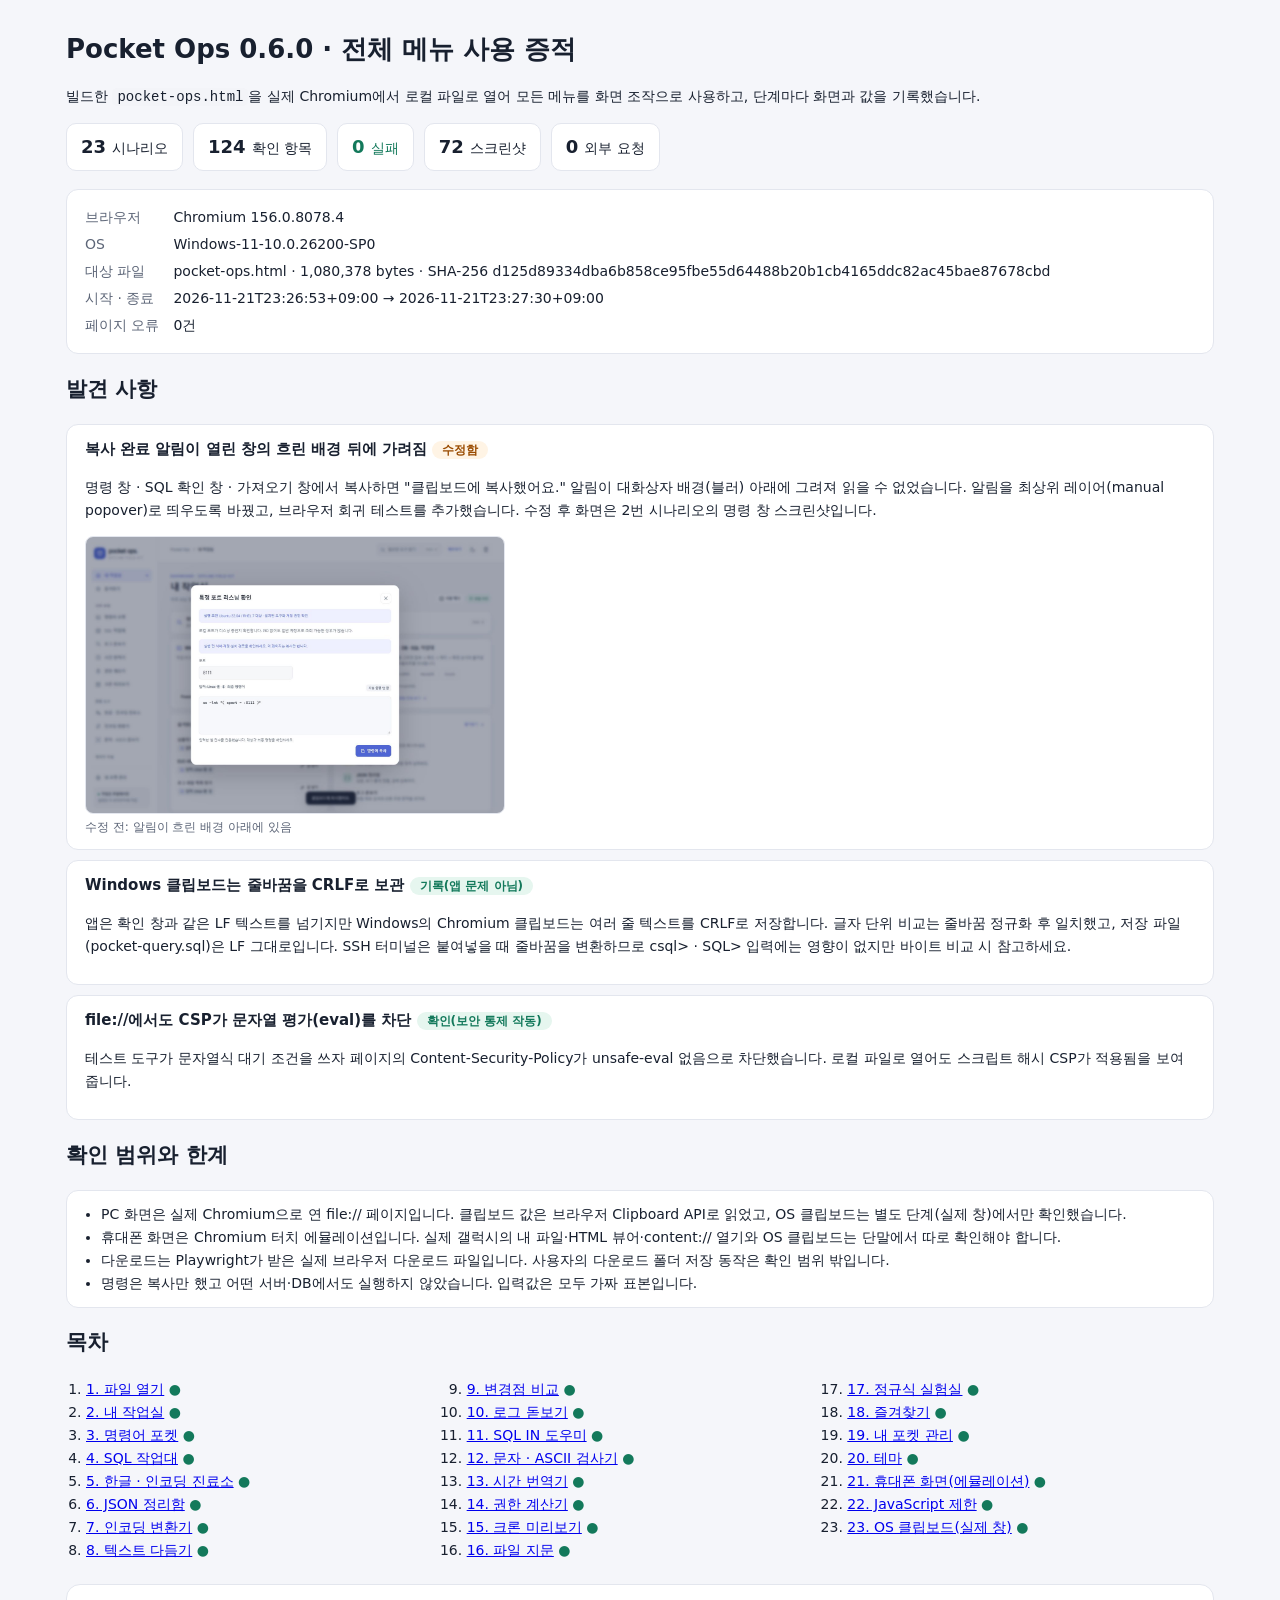
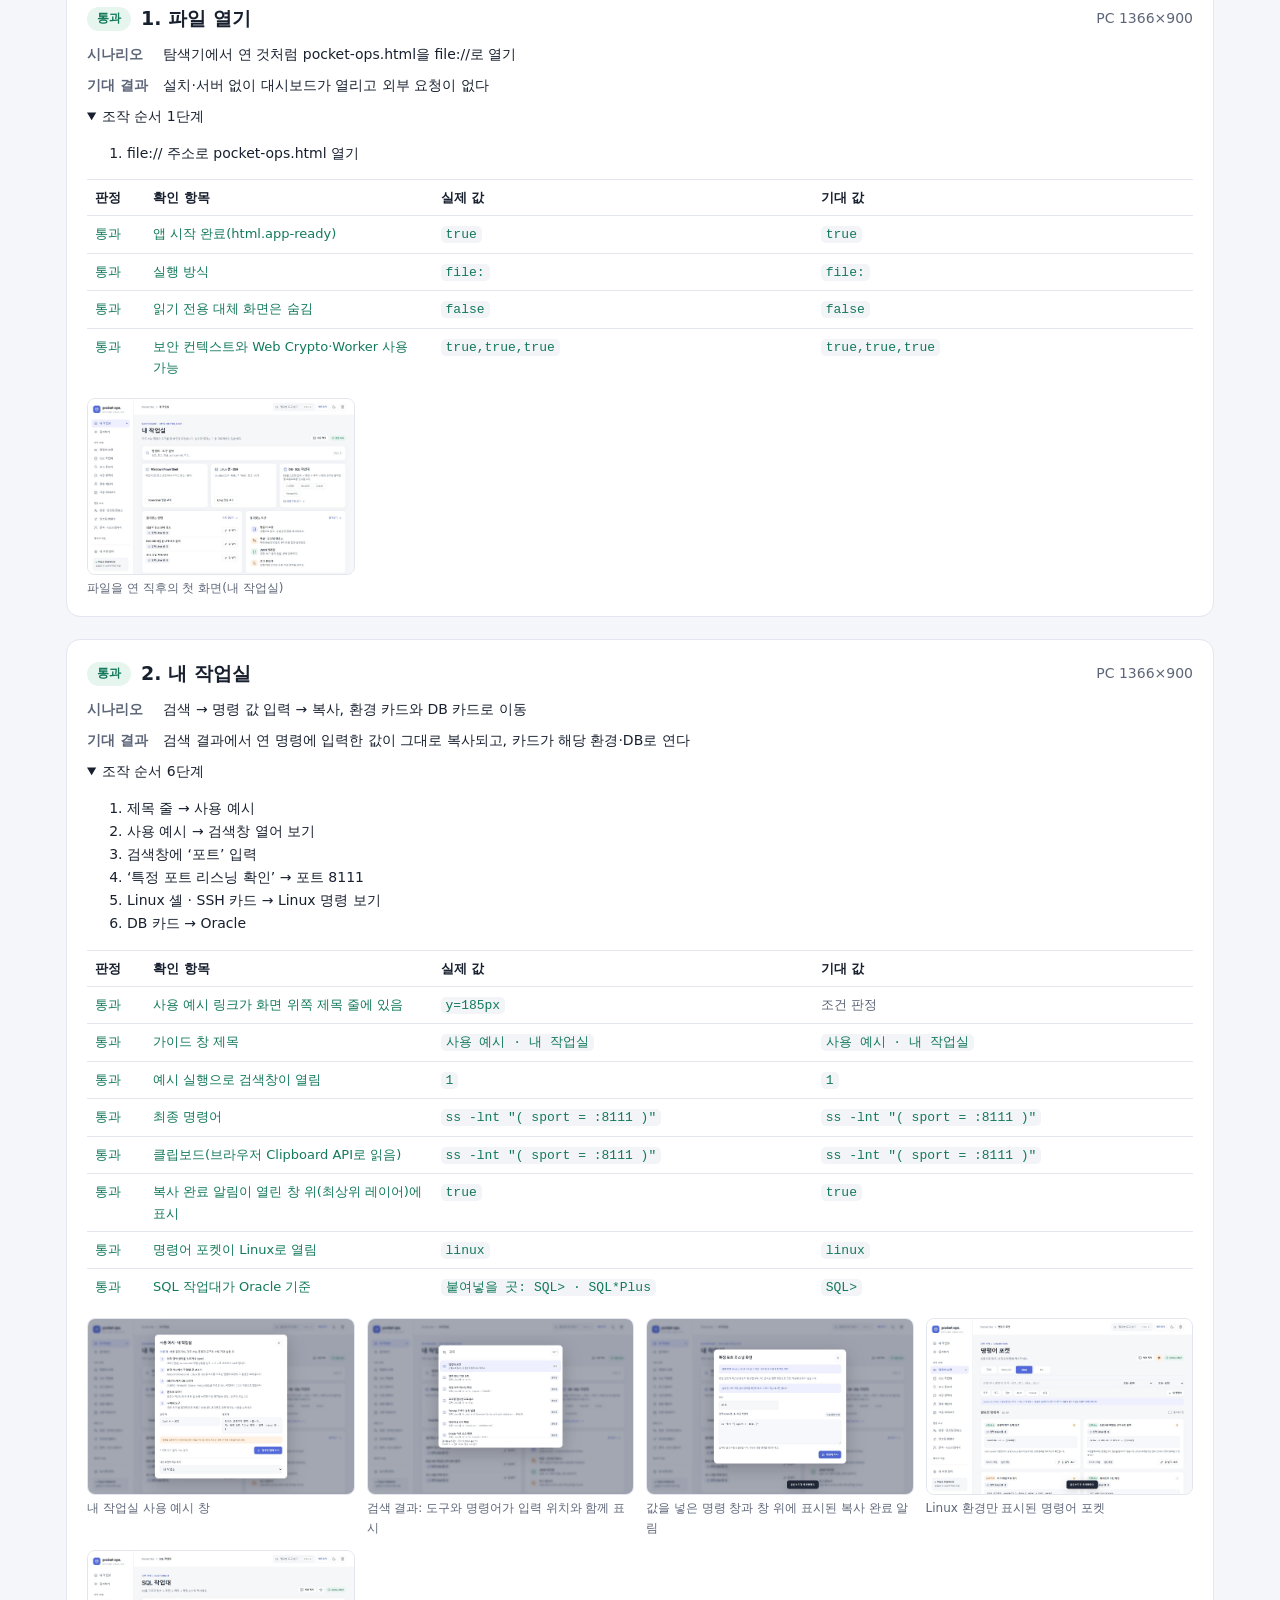
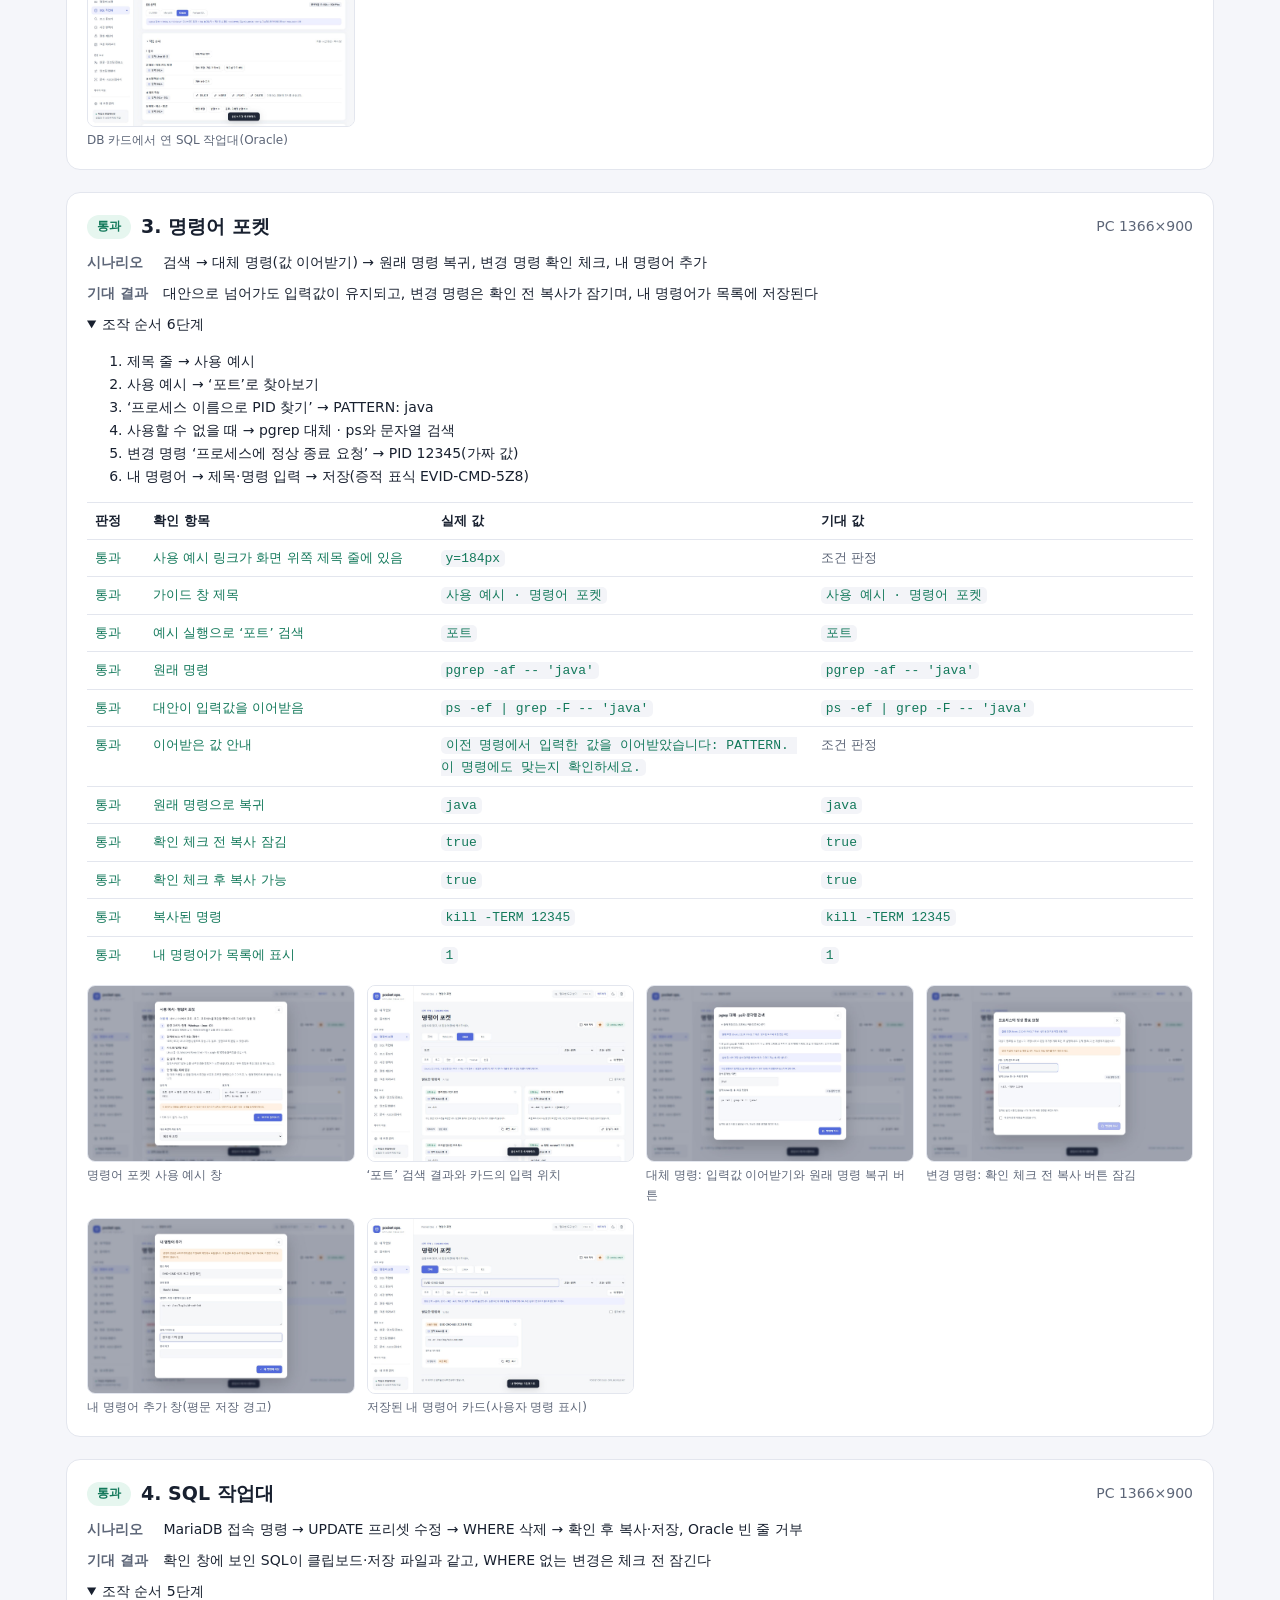
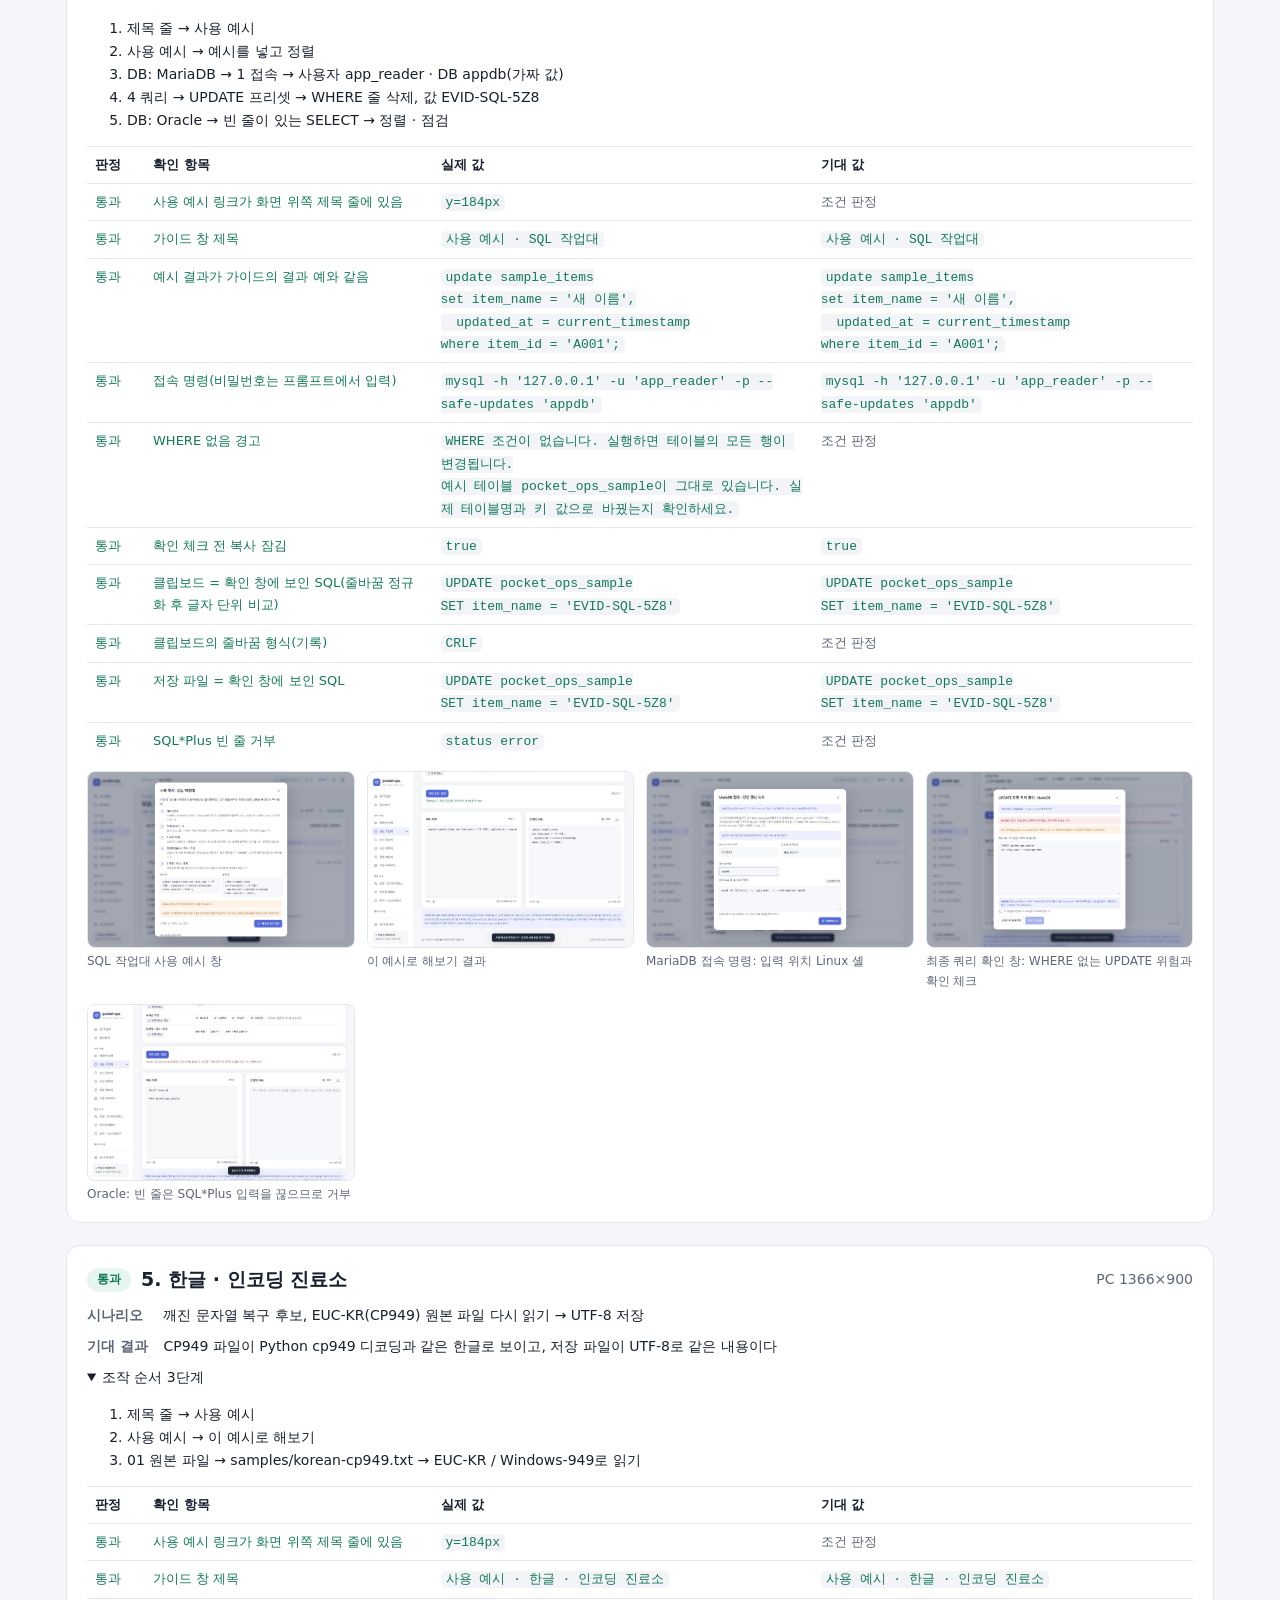
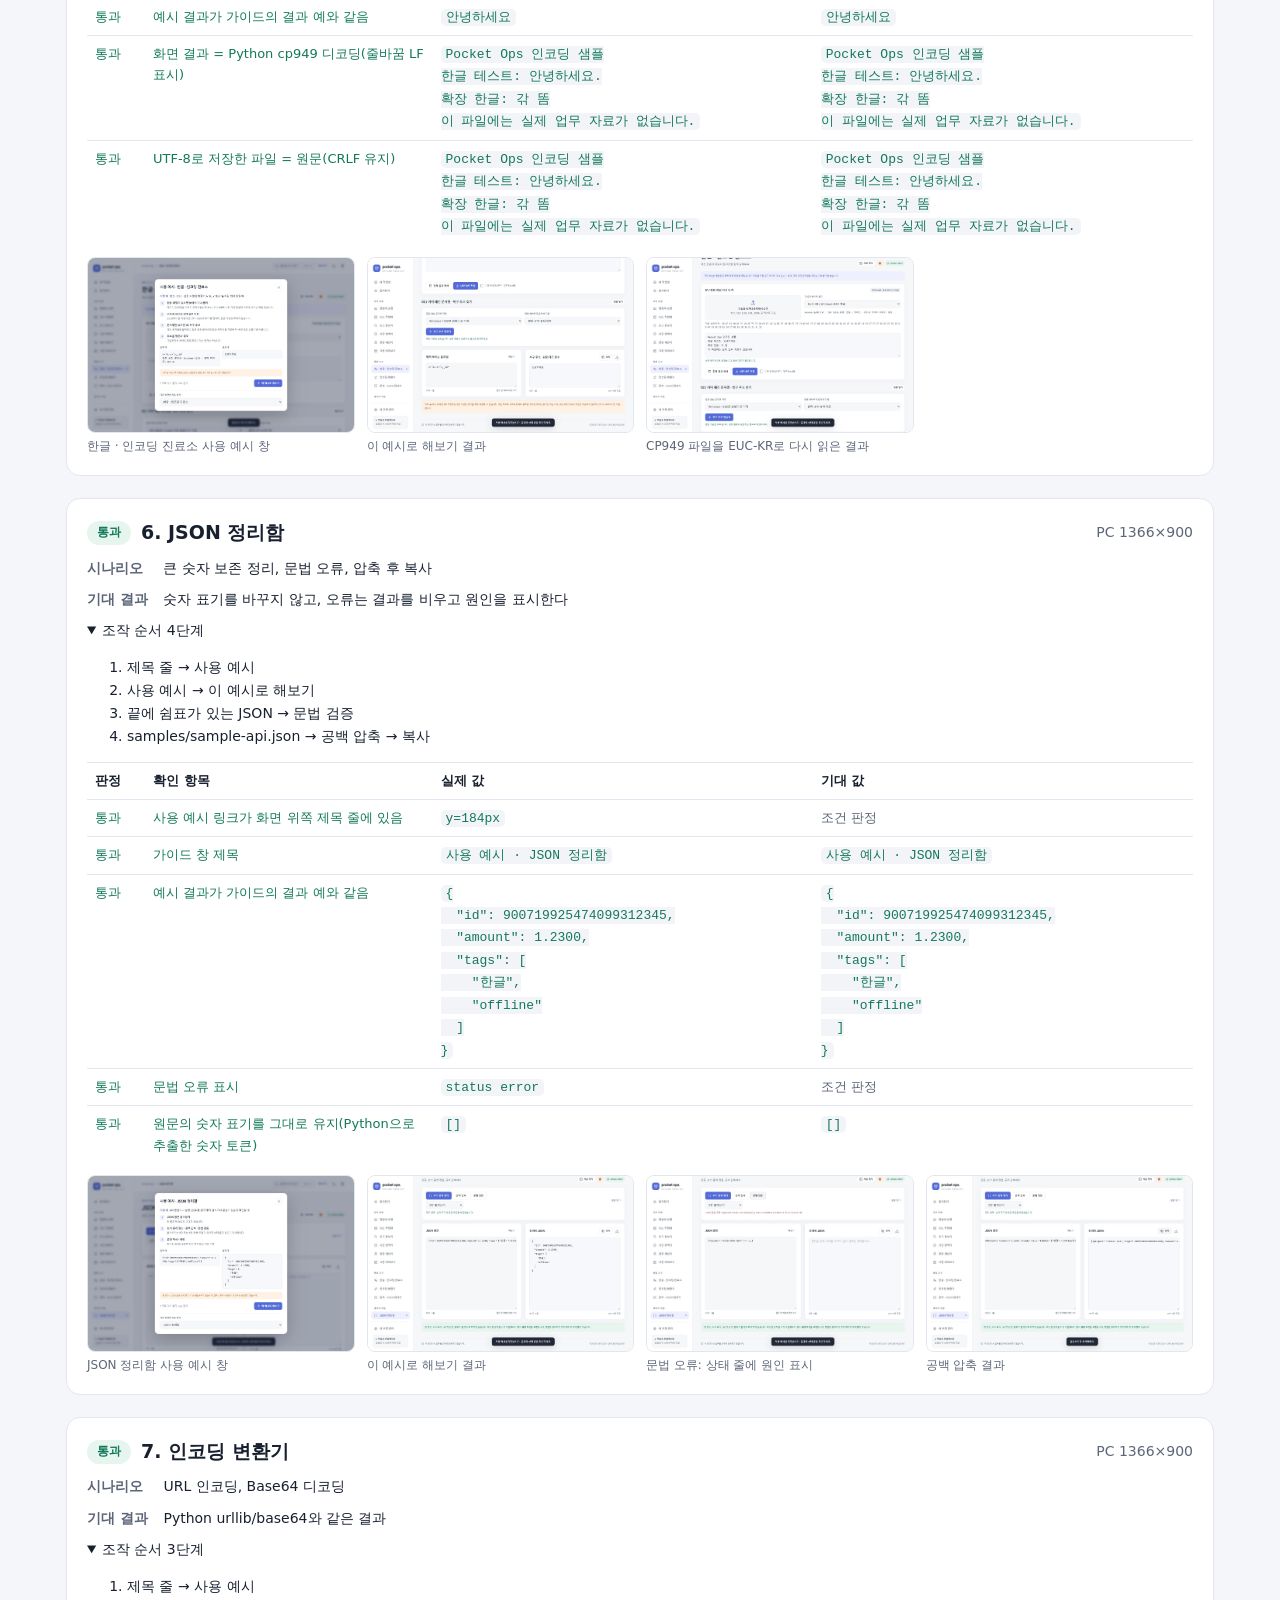
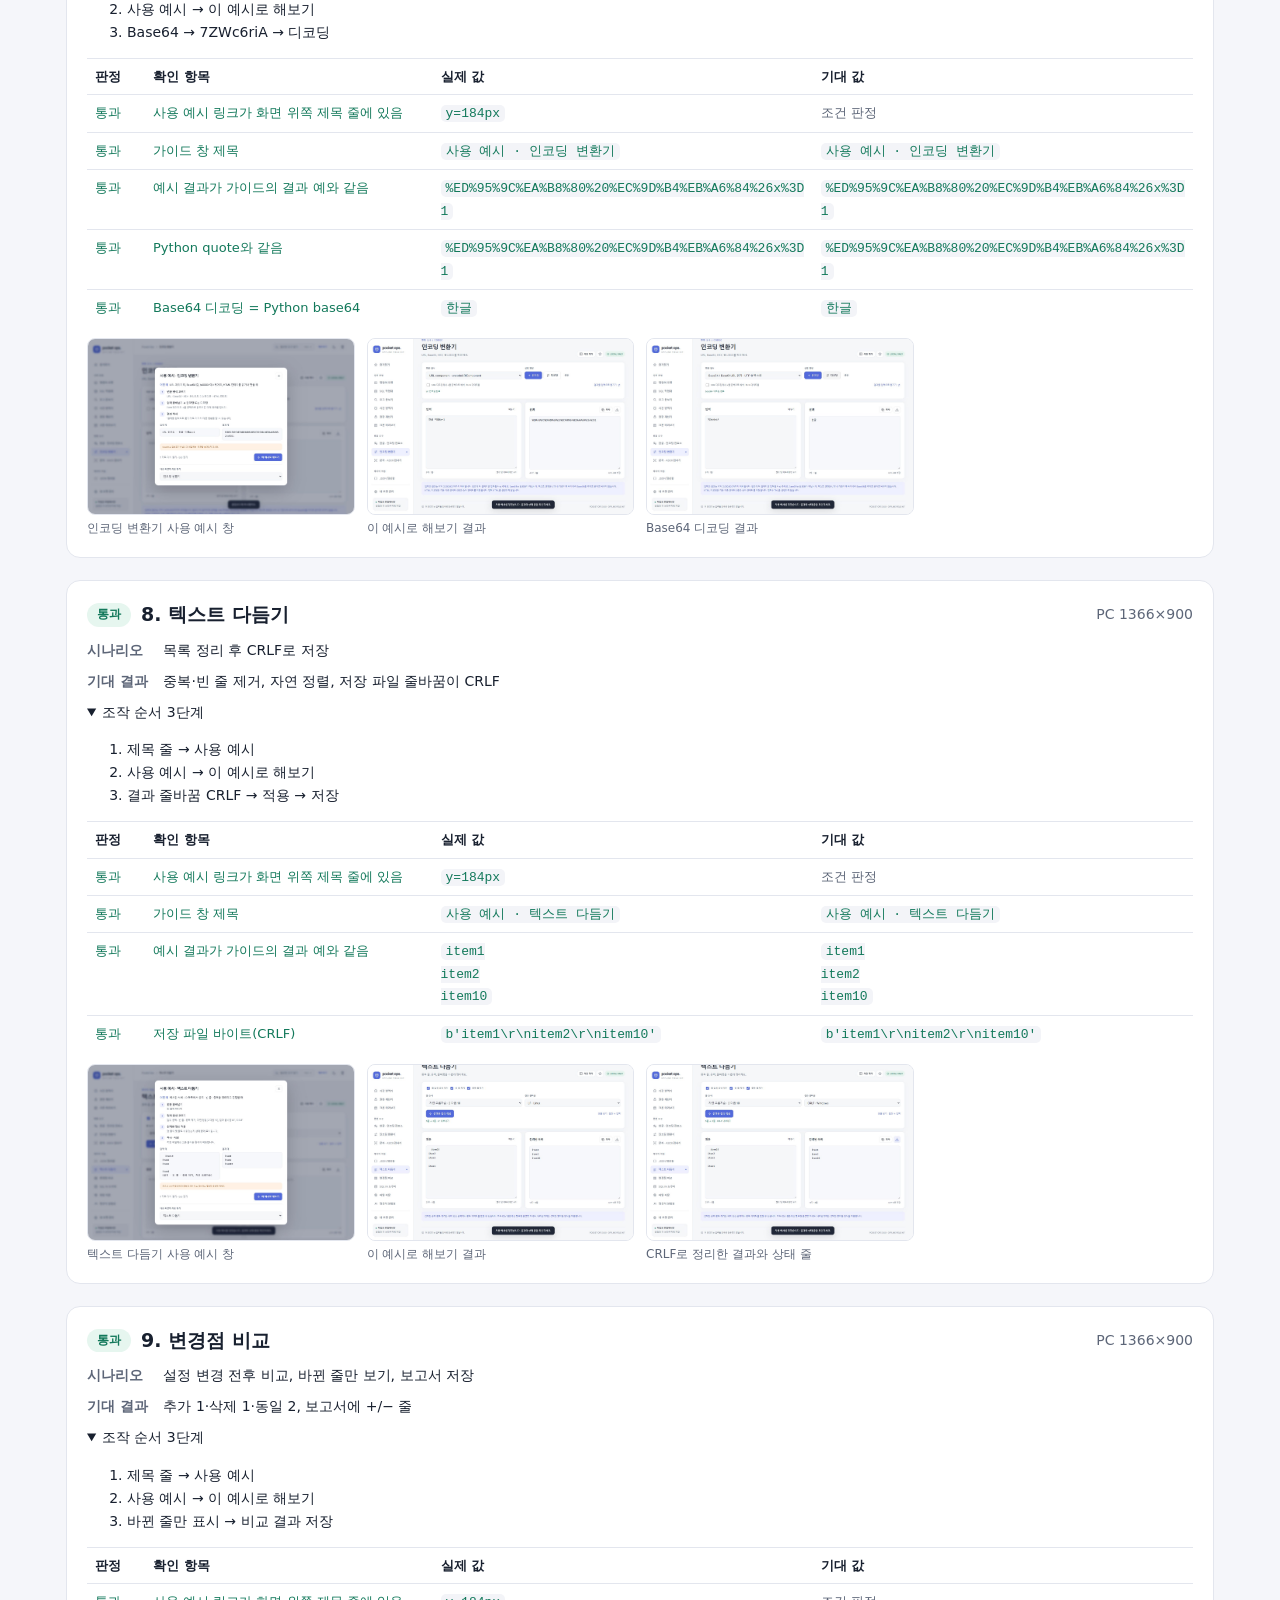
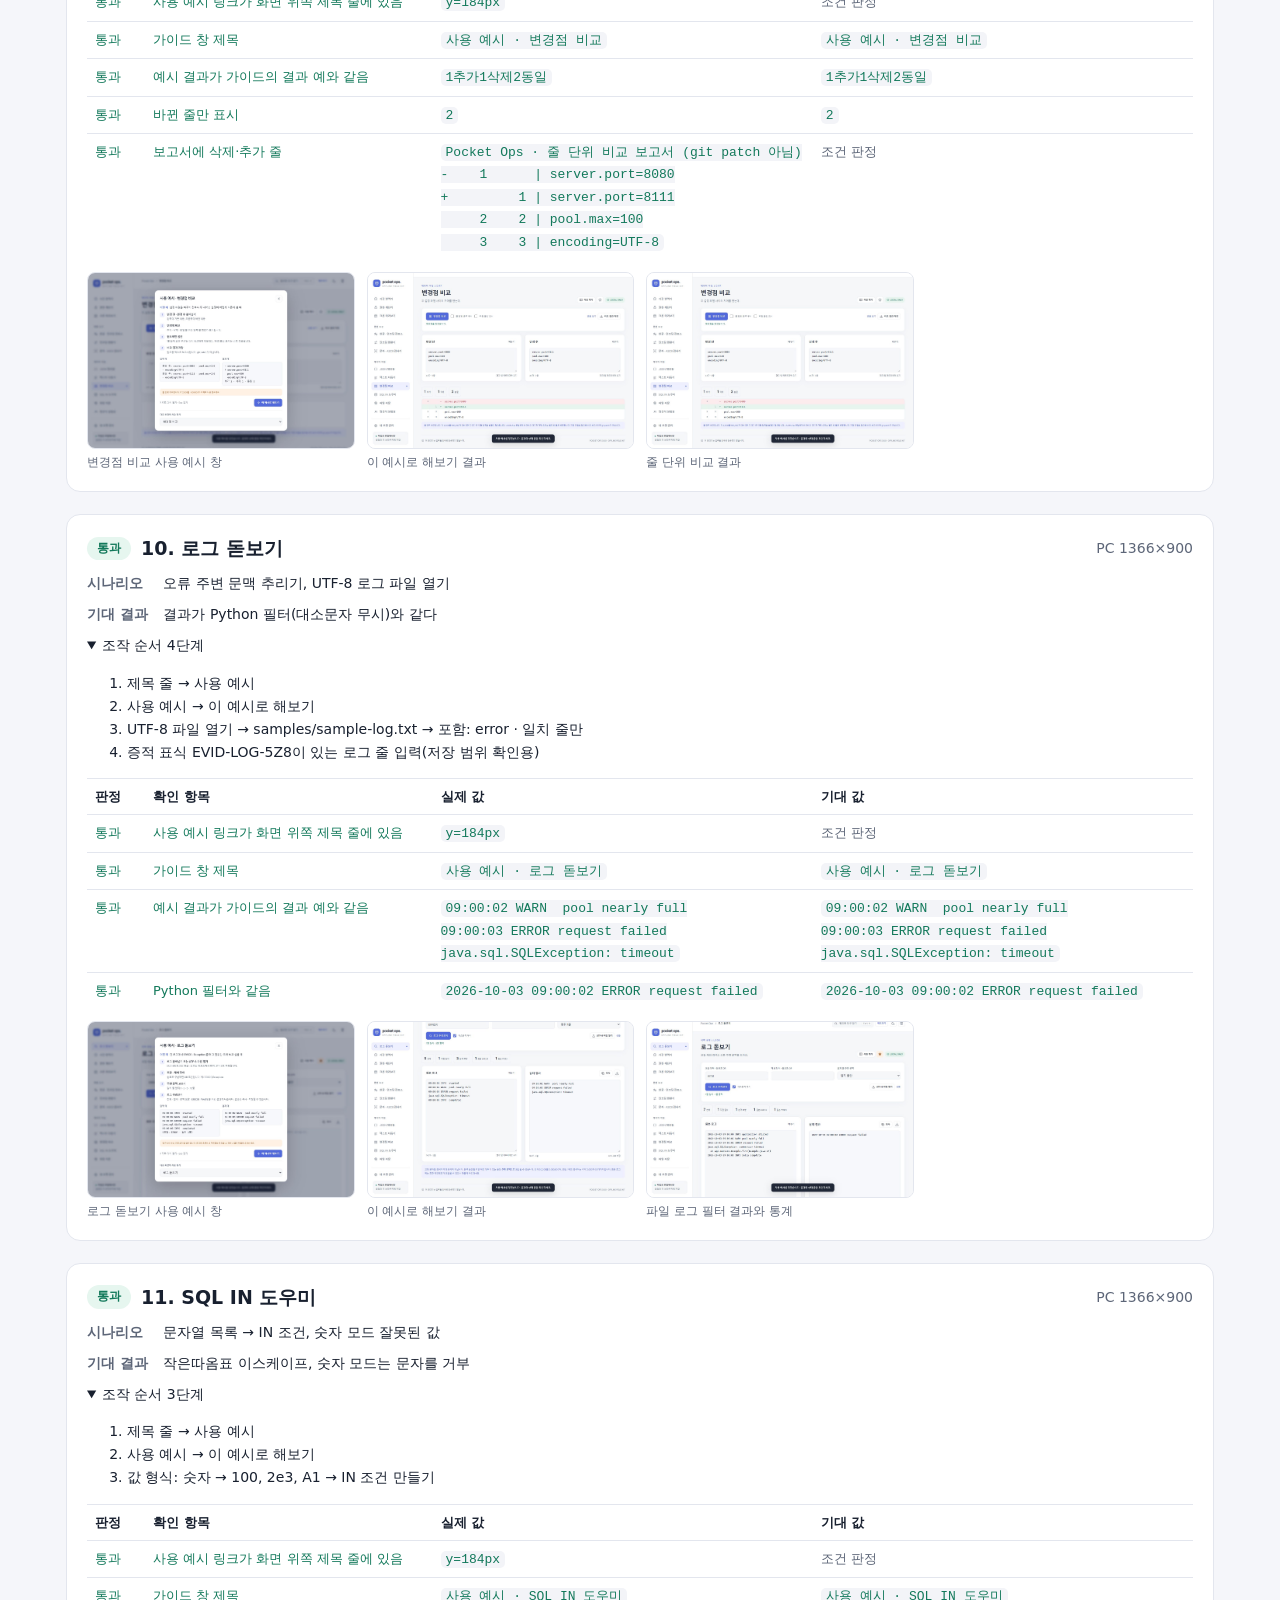
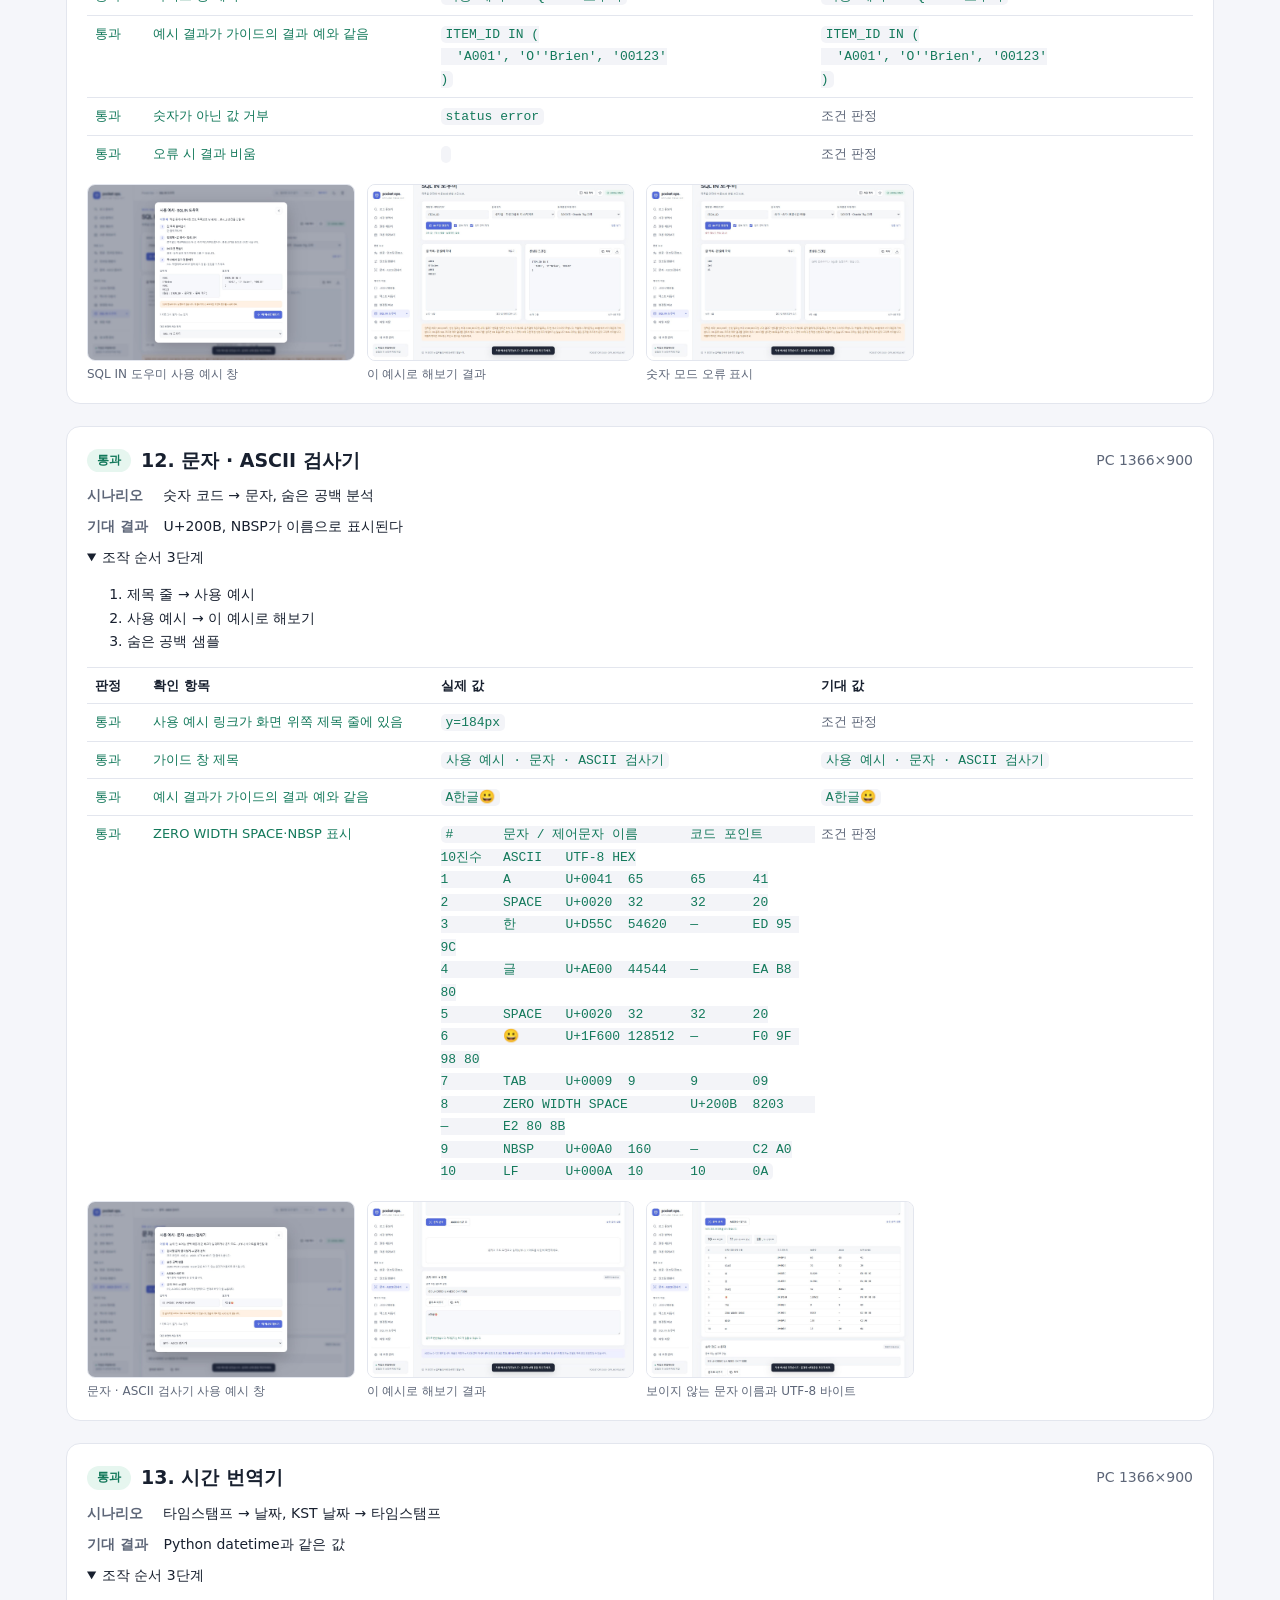
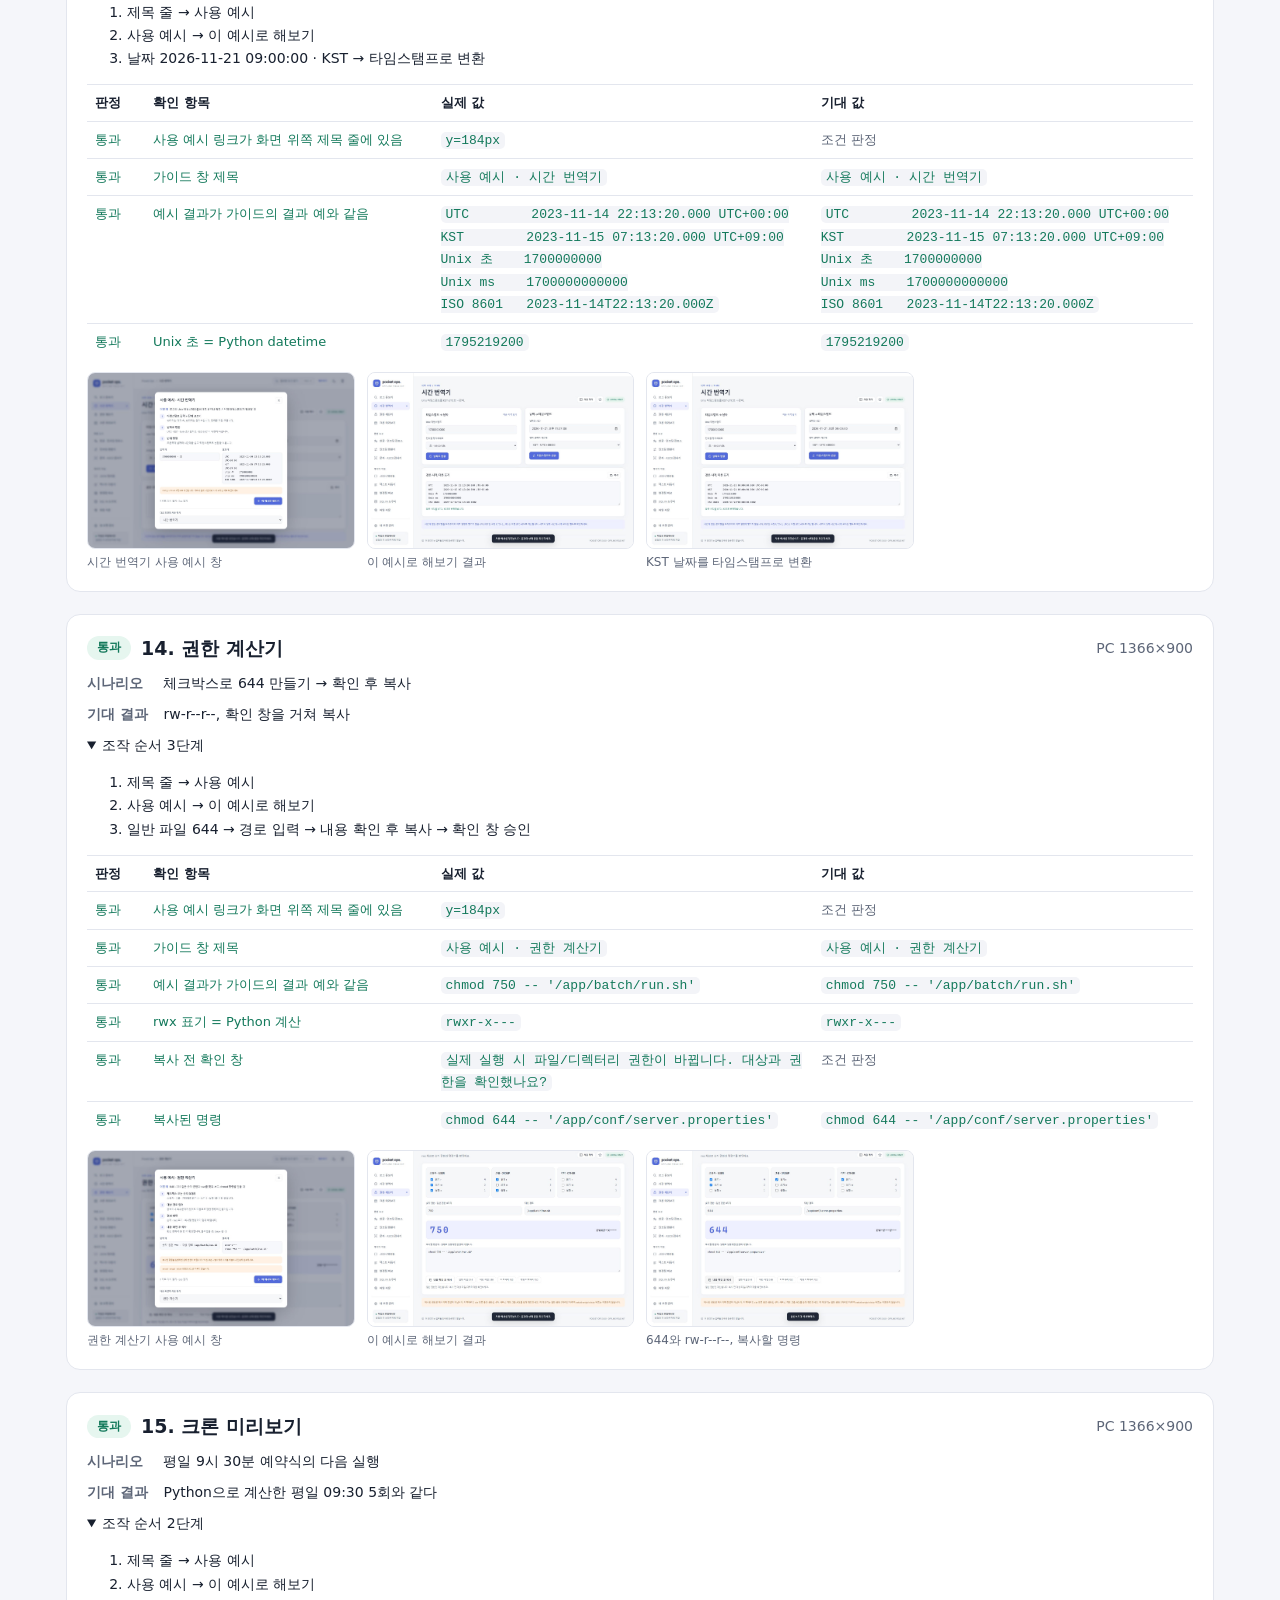
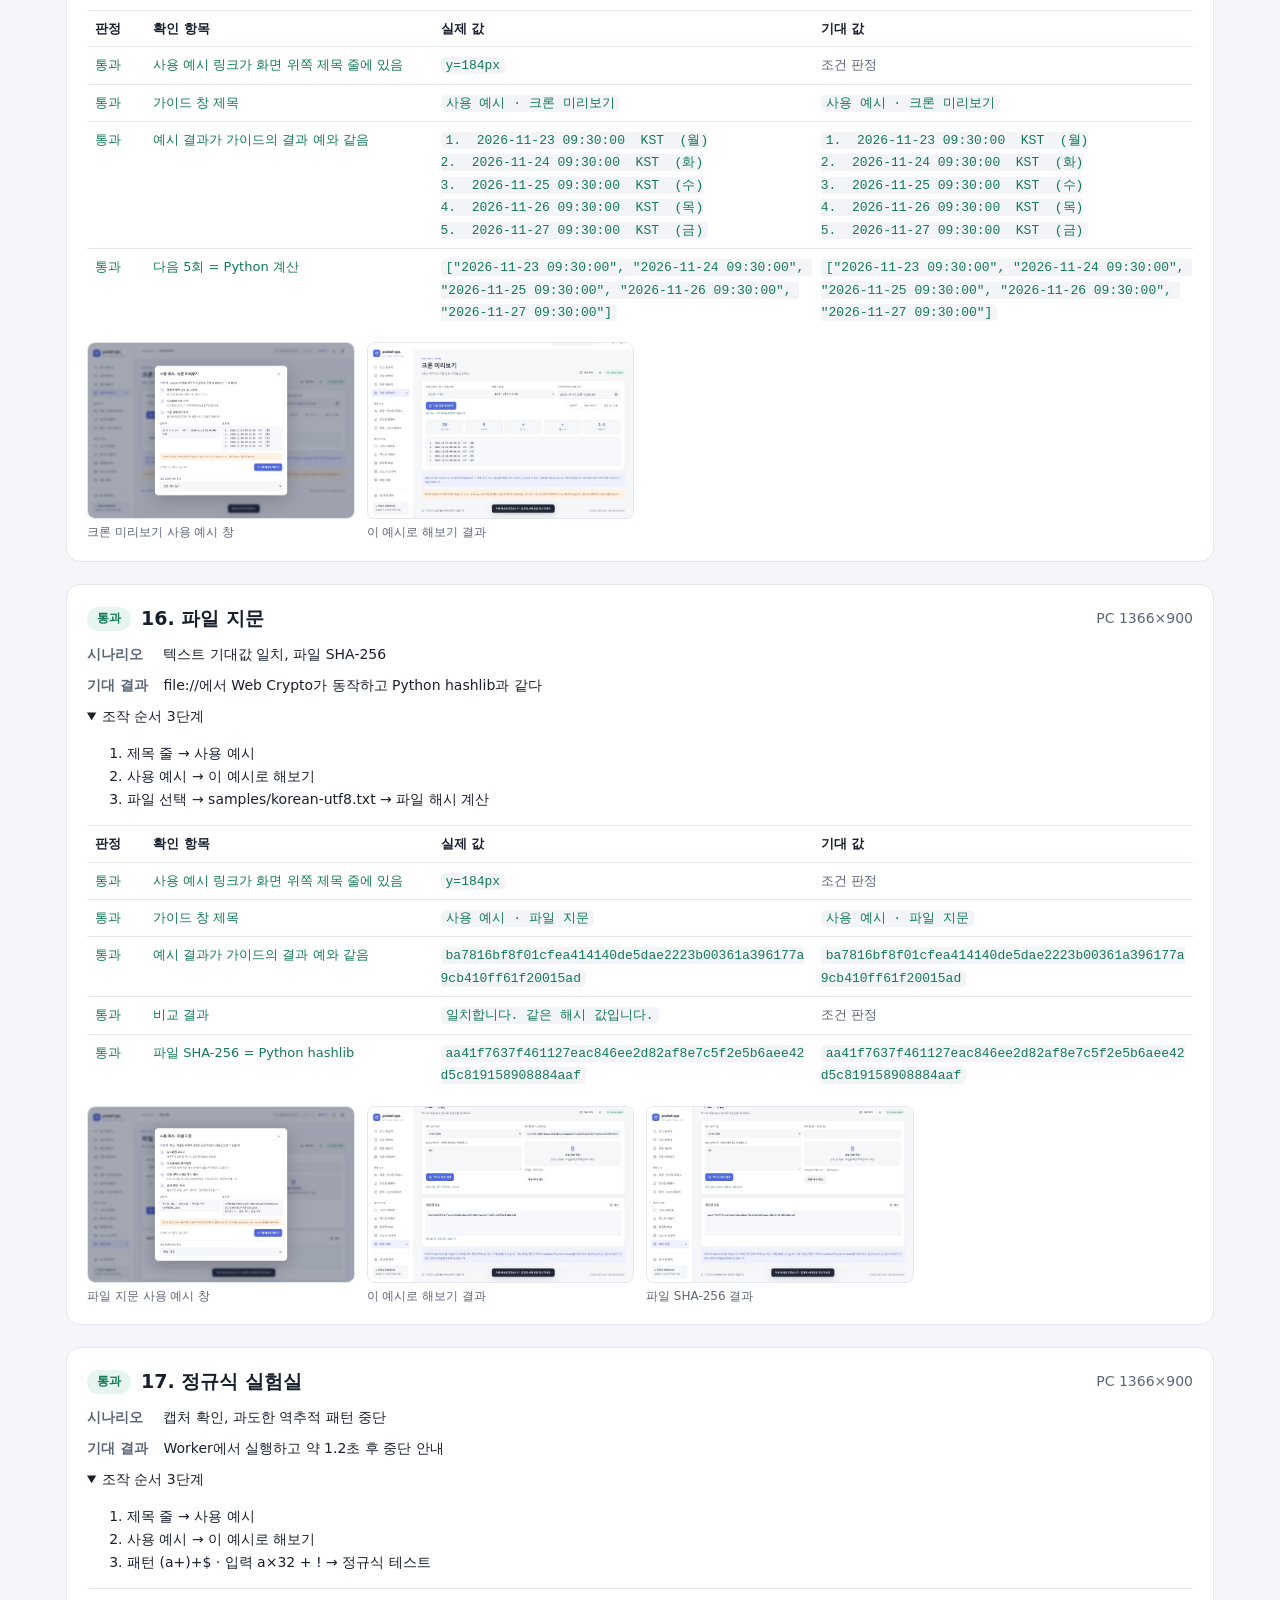
<file: evidence/v0.6.0/index.html>
<!doctype html><html lang="ko"><head><meta charset="utf-8"><meta name="viewport" content="width=device-width,initial-scale=1">
<title>Pocket Ops 0.6.0 사용 증적</title><style>
:root{--bg:#f5f6fa;--card:#fff;--ink:#18202f;--muted:#5d6678;--line:#e3e6ee;--ok:#13795b;--okbg:#e6f6ef;--bad:#b42318;--badbg:#fdecea;--code:#f3f4f8}
@media(prefers-color-scheme:dark){:root{--bg:#11151d;--card:#191f2a;--ink:#e8ecf3;--muted:#9aa4b5;--line:#2a3242;--ok:#5bd3a4;--okbg:#123326;--bad:#ff8a80;--badbg:#3a1714;--code:#212938}}
*{box-sizing:border-box}body{margin:0;background:var(--bg);color:var(--ink);font:14px/1.65 system-ui,'Malgun Gothic',sans-serif}main{max-width:1180px;margin:0 auto;padding:28px 16px 60px}
h1{font-size:26px;margin:0 0 6px}.env{background:var(--card);border:1px solid var(--line);border-radius:12px;padding:16px 18px;margin:18px 0}.env dl{display:grid;grid-template-columns:max-content 1fr;gap:4px 14px;margin:0}.env dt{color:var(--muted)}.env dd{margin:0;overflow-wrap:anywhere}
.totals{display:flex;flex-wrap:wrap;gap:10px;margin:14px 0}.totals span{background:var(--card);border:1px solid var(--line);border-radius:10px;padding:8px 14px}.totals b{font-size:18px;margin-right:6px}
nav ol{columns:3 220px;padding-left:20px}.case{background:var(--card);border:1px solid var(--line);border-radius:14px;padding:18px 20px;margin:22px 0}.case header{display:flex;align-items:center;gap:10px;flex-wrap:wrap}.case h2{font-size:19px;margin:0}.meta{color:var(--muted);margin:0 0 0 auto}
.badge{border-radius:20px;padding:2px 10px;font-weight:700;font-size:12px}.badge.ok,.ok{color:var(--ok)}.badge.ok{background:var(--okbg)}.badge.bad,.bad{color:var(--bad)}.badge.bad{background:var(--badbg)}
.scenario{margin:8px 0}.scenario b{display:inline-block;min-width:72px;color:var(--muted)}table{width:100%;border-collapse:collapse;margin:12px 0;font-size:13px;table-layout:fixed}th,td{border-top:1px solid var(--line);padding:7px 8px;text-align:left;vertical-align:top;overflow-wrap:anywhere}th:nth-child(1),td:nth-child(1){width:58px}th:nth-child(2),td:nth-child(2){width:26%}
code{font-family:Consolas,'D2Coding',monospace;background:var(--code);border-radius:5px;padding:1px 5px;white-space:pre-wrap}tr.bad td{background:var(--badbg)}
.shots{display:grid;grid-template-columns:repeat(auto-fill,minmax(260px,1fr));gap:12px}figure{margin:0}figure img{width:100%;border:1px solid var(--line);border-radius:8px;display:block}figcaption{font-size:12px;color:var(--muted);margin-top:4px}
.muted{color:var(--muted)}.limits{background:var(--card);border:1px solid var(--line);border-radius:12px;padding:12px 18px 12px 34px}.finding{background:var(--card);border:1px solid var(--line);border-radius:12px;padding:12px 18px;margin:10px 0}.finding h3{font-size:15px;margin:0 0 4px}.finding figure{max-width:420px;margin-top:8px}.badge.fix{background:#fff4e5;color:#9a4b00}@media(max-width:600px){table{font-size:12px}th:nth-child(2),td:nth-child(2){width:30%}.meta{margin:0}}
</style></head><body><main><h1>Pocket Ops 0.6.0 · 전체 메뉴 사용 증적</h1><p>빌드한 <code>pocket-ops.html</code>을 실제 Chromium에서 로컬 파일로 열어 모든 메뉴를 화면 조작으로 사용하고, 단계마다 화면과 값을 기록했습니다.</p>
<div class="totals"><span><b>23</b>시나리오</span><span><b>124</b>확인 항목</span><span class="ok"><b>0</b>실패</span><span><b>72</b>스크린샷</span><span><b>0</b>외부 요청</span></div>
<div class="env"><dl><dt>브라우저</dt><dd>Chromium 156.0.8078.4</dd><dt>OS</dt><dd>Windows-11-10.0.26200-SP0</dd><dt>대상 파일</dt><dd>pocket-ops.html · 1,080,378 bytes · SHA-256 d125d89334dba6b858ce95fbe55d64488b20b1cb4165ddc82ac45bae87678cbd</dd><dt>시작 · 종료</dt><dd>2026-11-21T23:26:53+09:00 → 2026-11-21T23:27:30+09:00</dd><dt>페이지 오류</dt><dd>0건</dd></dl></div>
<h2>발견 사항</h2><article class="finding"><h3>복사 완료 알림이 열린 창의 흐린 배경 뒤에 가려짐 <span class="badge fix">수정함</span></h3><p>명령 창 · SQL 확인 창 · 가져오기 창에서 복사하면 &quot;클립보드에 복사했어요.&quot; 알림이 대화상자 배경(블러) 아래에 그려져 읽을 수 없었습니다. 알림을 최상위 레이어(manual popover)로 띄우도록 바꿨고, 브라우저 회귀 테스트를 추가했습니다. 수정 후 화면은 2번 시나리오의 명령 창 스크린샷입니다.</p><figure><a href="findings/toast-under-dialog-before.jpg"><img loading="lazy" src="findings/toast-under-dialog-before.jpg" alt="수정 전 화면"></a><figcaption>수정 전: 알림이 흐린 배경 아래에 있음</figcaption></figure></article><article class="finding"><h3>Windows 클립보드는 줄바꿈을 CRLF로 보관 <span class="badge ok">기록(앱 문제 아님)</span></h3><p>앱은 확인 창과 같은 LF 텍스트를 넘기지만 Windows의 Chromium 클립보드는 여러 줄 텍스트를 CRLF로 저장합니다. 글자 단위 비교는 줄바꿈 정규화 후 일치했고, 저장 파일(pocket-query.sql)은 LF 그대로입니다. SSH 터미널은 붙여넣을 때 줄바꿈을 변환하므로 csql&gt; · SQL&gt; 입력에는 영향이 없지만 바이트 비교 시 참고하세요.</p></article><article class="finding"><h3>file://에서도 CSP가 문자열 평가(eval)를 차단 <span class="badge ok">확인(보안 통제 작동)</span></h3><p>테스트 도구가 문자열식 대기 조건을 쓰자 페이지의 Content-Security-Policy가 unsafe-eval 없음으로 차단했습니다. 로컬 파일로 열어도 스크립트 해시 CSP가 적용됨을 보여 줍니다.</p></article><h2>확인 범위와 한계</h2><ul class="limits"><li>PC 화면은 실제 Chromium으로 연 file:// 페이지입니다. 클립보드 값은 브라우저 Clipboard API로 읽었고, OS 클립보드는 별도 단계(실제 창)에서만 확인했습니다.</li><li>휴대폰 화면은 Chromium 터치 에뮬레이션입니다. 실제 갤럭시의 내 파일·HTML 뷰어·content:// 열기와 OS 클립보드는 단말에서 따로 확인해야 합니다.</li><li>다운로드는 Playwright가 받은 실제 브라우저 다운로드 파일입니다. 사용자의 다운로드 폴더 저장 동작은 확인 범위 밖입니다.</li><li>명령은 복사만 했고 어떤 서버·DB에서도 실행하지 않았습니다. 입력값은 모두 가짜 표본입니다.</li></ul><nav><h2>목차</h2><ol><li><a href="#case-1">1. 파일 열기</a> <span class="ok">●</span></li><li><a href="#case-2">2. 내 작업실</a> <span class="ok">●</span></li><li><a href="#case-3">3. 명령어 포켓</a> <span class="ok">●</span></li><li><a href="#case-4">4. SQL 작업대</a> <span class="ok">●</span></li><li><a href="#case-5">5. 한글 · 인코딩 진료소</a> <span class="ok">●</span></li><li><a href="#case-6">6. JSON 정리함</a> <span class="ok">●</span></li><li><a href="#case-7">7. 인코딩 변환기</a> <span class="ok">●</span></li><li><a href="#case-8">8. 텍스트 다듬기</a> <span class="ok">●</span></li><li><a href="#case-9">9. 변경점 비교</a> <span class="ok">●</span></li><li><a href="#case-10">10. 로그 돋보기</a> <span class="ok">●</span></li><li><a href="#case-11">11. SQL IN 도우미</a> <span class="ok">●</span></li><li><a href="#case-12">12. 문자 · ASCII 검사기</a> <span class="ok">●</span></li><li><a href="#case-13">13. 시간 번역기</a> <span class="ok">●</span></li><li><a href="#case-14">14. 권한 계산기</a> <span class="ok">●</span></li><li><a href="#case-15">15. 크론 미리보기</a> <span class="ok">●</span></li><li><a href="#case-16">16. 파일 지문</a> <span class="ok">●</span></li><li><a href="#case-17">17. 정규식 실험실</a> <span class="ok">●</span></li><li><a href="#case-18">18. 즐겨찾기</a> <span class="ok">●</span></li><li><a href="#case-19">19. 내 포켓 관리</a> <span class="ok">●</span></li><li><a href="#case-20">20. 테마</a> <span class="ok">●</span></li><li><a href="#case-21">21. 휴대폰 화면(에뮬레이션)</a> <span class="ok">●</span></li><li><a href="#case-22">22. JavaScript 제한</a> <span class="ok">●</span></li><li><a href="#case-23">23. OS 클립보드(실제 창)</a> <span class="ok">●</span></li></ol></nav><section class="case" id="case-1"><header><span class="badge ok">통과</span><h2>1. 파일 열기</h2><p class="meta">PC 1366×900</p></header>
<p class="scenario"><b>시나리오</b> 탐색기에서 연 것처럼 pocket-ops.html을 file://로 열기</p><p class="scenario"><b>기대 결과</b> 설치·서버 없이 대시보드가 열리고 외부 요청이 없다</p>
<details open><summary>조작 순서 1단계</summary><ol><li>file:// 주소로 pocket-ops.html 열기</li></ol></details>
<table><thead><tr><th>판정</th><th>확인 항목</th><th>실제 값</th><th>기대 값</th></tr></thead><tbody><tr class="ok"><td>통과</td><td>앱 시작 완료(html.app-ready)</td><td><code>true</code></td><td><code>true</code></td></tr><tr class="ok"><td>통과</td><td>실행 방식</td><td><code>file:</code></td><td><code>file:</code></td></tr><tr class="ok"><td>통과</td><td>읽기 전용 대체 화면은 숨김</td><td><code>false</code></td><td><code>false</code></td></tr><tr class="ok"><td>통과</td><td>보안 컨텍스트와 Web Crypto·Worker 사용 가능</td><td><code>true,true,true</code></td><td><code>true,true,true</code></td></tr></tbody></table>
<div class="shots"><figure><a href="shots/001-home-open.jpg"><img loading="lazy" src="shots/001-home-open.jpg" alt="파일을 연 직후의 첫 화면(내 작업실)"></a><figcaption>파일을 연 직후의 첫 화면(내 작업실)</figcaption></figure></div></section><section class="case" id="case-2"><header><span class="badge ok">통과</span><h2>2. 내 작업실</h2><p class="meta">PC 1366×900</p></header>
<p class="scenario"><b>시나리오</b> 검색 → 명령 값 입력 → 복사, 환경 카드와 DB 카드로 이동</p><p class="scenario"><b>기대 결과</b> 검색 결과에서 연 명령에 입력한 값이 그대로 복사되고, 카드가 해당 환경·DB로 연다</p>
<details open><summary>조작 순서 6단계</summary><ol><li>제목 줄 → 사용 예시</li><li>사용 예시 → 검색창 열어 보기</li><li>검색창에 ‘포트’ 입력</li><li>‘특정 포트 리스닝 확인’ → 포트 8111</li><li>Linux 셸 · SSH 카드 → Linux 명령 보기</li><li>DB 카드 → Oracle</li></ol></details>
<table><thead><tr><th>판정</th><th>확인 항목</th><th>실제 값</th><th>기대 값</th></tr></thead><tbody><tr class="ok"><td>통과</td><td>사용 예시 링크가 화면 위쪽 제목 줄에 있음</td><td><code>y=185px</code></td><td><span class="muted">조건 판정</span></td></tr><tr class="ok"><td>통과</td><td>가이드 창 제목</td><td><code>사용 예시 · 내 작업실</code></td><td><code>사용 예시 · 내 작업실</code></td></tr><tr class="ok"><td>통과</td><td>예시 실행으로 검색창이 열림</td><td><code>1</code></td><td><code>1</code></td></tr><tr class="ok"><td>통과</td><td>최종 명령어</td><td><code>ss -lnt &quot;( sport = :8111 )&quot;</code></td><td><code>ss -lnt &quot;( sport = :8111 )&quot;</code></td></tr><tr class="ok"><td>통과</td><td>클립보드(브라우저 Clipboard API로 읽음)</td><td><code>ss -lnt &quot;( sport = :8111 )&quot;</code></td><td><code>ss -lnt &quot;( sport = :8111 )&quot;</code></td></tr><tr class="ok"><td>통과</td><td>복사 완료 알림이 열린 창 위(최상위 레이어)에 표시</td><td><code>true</code></td><td><code>true</code></td></tr><tr class="ok"><td>통과</td><td>명령어 포켓이 Linux로 열림</td><td><code>linux</code></td><td><code>linux</code></td></tr><tr class="ok"><td>통과</td><td>SQL 작업대가 Oracle 기준</td><td><code>붙여넣을 곳: SQL&gt; · SQL*Plus</code></td><td><code>SQL&gt;</code></td></tr></tbody></table>
<div class="shots"><figure><a href="shots/002-home-guide.jpg"><img loading="lazy" src="shots/002-home-guide.jpg" alt="내 작업실 사용 예시 창"></a><figcaption>내 작업실 사용 예시 창</figcaption></figure><figure><a href="shots/003-home-palette.jpg"><img loading="lazy" src="shots/003-home-palette.jpg" alt="검색 결과: 도구와 명령어가 입력 위치와 함께 표시"></a><figcaption>검색 결과: 도구와 명령어가 입력 위치와 함께 표시</figcaption></figure><figure><a href="shots/004-home-command.jpg"><img loading="lazy" src="shots/004-home-command.jpg" alt="값을 넣은 명령 창과 창 위에 표시된 복사 완료 알림"></a><figcaption>값을 넣은 명령 창과 창 위에 표시된 복사 완료 알림</figcaption></figure><figure><a href="shots/005-home-linux.jpg"><img loading="lazy" src="shots/005-home-linux.jpg" alt="Linux 환경만 표시된 명령어 포켓"></a><figcaption>Linux 환경만 표시된 명령어 포켓</figcaption></figure><figure><a href="shots/006-home-oracle.jpg"><img loading="lazy" src="shots/006-home-oracle.jpg" alt="DB 카드에서 연 SQL 작업대(Oracle)"></a><figcaption>DB 카드에서 연 SQL 작업대(Oracle)</figcaption></figure></div></section><section class="case" id="case-3"><header><span class="badge ok">통과</span><h2>3. 명령어 포켓</h2><p class="meta">PC 1366×900</p></header>
<p class="scenario"><b>시나리오</b> 검색 → 대체 명령(값 이어받기) → 원래 명령 복귀, 변경 명령 확인 체크, 내 명령어 추가</p><p class="scenario"><b>기대 결과</b> 대안으로 넘어가도 입력값이 유지되고, 변경 명령은 확인 전 복사가 잠기며, 내 명령어가 목록에 저장된다</p>
<details open><summary>조작 순서 6단계</summary><ol><li>제목 줄 → 사용 예시</li><li>사용 예시 → ‘포트’로 찾아보기</li><li>‘프로세스 이름으로 PID 찾기’ → PATTERN: java</li><li>사용할 수 없을 때 → pgrep 대체 · ps와 문자열 검색</li><li>변경 명령 ‘프로세스에 정상 종료 요청’ → PID 12345(가짜 값)</li><li>내 명령어 → 제목·명령 입력 → 저장(증적 표식 EVID-CMD-5Z8)</li></ol></details>
<table><thead><tr><th>판정</th><th>확인 항목</th><th>실제 값</th><th>기대 값</th></tr></thead><tbody><tr class="ok"><td>통과</td><td>사용 예시 링크가 화면 위쪽 제목 줄에 있음</td><td><code>y=184px</code></td><td><span class="muted">조건 판정</span></td></tr><tr class="ok"><td>통과</td><td>가이드 창 제목</td><td><code>사용 예시 · 명령어 포켓</code></td><td><code>사용 예시 · 명령어 포켓</code></td></tr><tr class="ok"><td>통과</td><td>예시 실행으로 ‘포트’ 검색</td><td><code>포트</code></td><td><code>포트</code></td></tr><tr class="ok"><td>통과</td><td>원래 명령</td><td><code>pgrep -af -- &#x27;java&#x27;</code></td><td><code>pgrep -af -- &#x27;java&#x27;</code></td></tr><tr class="ok"><td>통과</td><td>대안이 입력값을 이어받음</td><td><code>ps -ef | grep -F -- &#x27;java&#x27;</code></td><td><code>ps -ef | grep -F -- &#x27;java&#x27;</code></td></tr><tr class="ok"><td>통과</td><td>이어받은 값 안내</td><td><code>이전 명령에서 입력한 값을 이어받았습니다: PATTERN. 이 명령에도 맞는지 확인하세요.</code></td><td><span class="muted">조건 판정</span></td></tr><tr class="ok"><td>통과</td><td>원래 명령으로 복귀</td><td><code>java</code></td><td><code>java</code></td></tr><tr class="ok"><td>통과</td><td>확인 체크 전 복사 잠김</td><td><code>true</code></td><td><code>true</code></td></tr><tr class="ok"><td>통과</td><td>확인 체크 후 복사 가능</td><td><code>true</code></td><td><code>true</code></td></tr><tr class="ok"><td>통과</td><td>복사된 명령</td><td><code>kill -TERM 12345</code></td><td><code>kill -TERM 12345</code></td></tr><tr class="ok"><td>통과</td><td>내 명령어가 목록에 표시</td><td><code>1</code></td><td><code>1</code></td></tr></tbody></table>
<div class="shots"><figure><a href="shots/007-commands-guide.jpg"><img loading="lazy" src="shots/007-commands-guide.jpg" alt="명령어 포켓 사용 예시 창"></a><figcaption>명령어 포켓 사용 예시 창</figcaption></figure><figure><a href="shots/008-commands-search.jpg"><img loading="lazy" src="shots/008-commands-search.jpg" alt="‘포트’ 검색 결과와 카드의 입력 위치"></a><figcaption>‘포트’ 검색 결과와 카드의 입력 위치</figcaption></figure><figure><a href="shots/009-commands-alternative.jpg"><img loading="lazy" src="shots/009-commands-alternative.jpg" alt="대체 명령: 입력값 이어받기와 원래 명령 복귀 버튼"></a><figcaption>대체 명령: 입력값 이어받기와 원래 명령 복귀 버튼</figcaption></figure><figure><a href="shots/010-commands-ack.jpg"><img loading="lazy" src="shots/010-commands-ack.jpg" alt="변경 명령: 확인 체크 전 복사 버튼 잠김"></a><figcaption>변경 명령: 확인 체크 전 복사 버튼 잠김</figcaption></figure><figure><a href="shots/011-commands-custom.jpg"><img loading="lazy" src="shots/011-commands-custom.jpg" alt="내 명령어 추가 창(평문 저장 경고)"></a><figcaption>내 명령어 추가 창(평문 저장 경고)</figcaption></figure><figure><a href="shots/012-commands-custom-saved.jpg"><img loading="lazy" src="shots/012-commands-custom-saved.jpg" alt="저장된 내 명령어 카드(사용자 명령 표시)"></a><figcaption>저장된 내 명령어 카드(사용자 명령 표시)</figcaption></figure></div></section><section class="case" id="case-4"><header><span class="badge ok">통과</span><h2>4. SQL 작업대</h2><p class="meta">PC 1366×900</p></header>
<p class="scenario"><b>시나리오</b> MariaDB 접속 명령 → UPDATE 프리셋 수정 → WHERE 삭제 → 확인 후 복사·저장, Oracle 빈 줄 거부</p><p class="scenario"><b>기대 결과</b> 확인 창에 보인 SQL이 클립보드·저장 파일과 같고, WHERE 없는 변경은 체크 전 잠긴다</p>
<details open><summary>조작 순서 5단계</summary><ol><li>제목 줄 → 사용 예시</li><li>사용 예시 → 예시를 넣고 정렬</li><li>DB: MariaDB → 1 접속 → 사용자 app_reader · DB appdb(가짜 값)</li><li>4 쿼리 → UPDATE 프리셋 → WHERE 줄 삭제, 값 EVID-SQL-5Z8</li><li>DB: Oracle → 빈 줄이 있는 SELECT → 정렬 · 점검</li></ol></details>
<table><thead><tr><th>판정</th><th>확인 항목</th><th>실제 값</th><th>기대 값</th></tr></thead><tbody><tr class="ok"><td>통과</td><td>사용 예시 링크가 화면 위쪽 제목 줄에 있음</td><td><code>y=184px</code></td><td><span class="muted">조건 판정</span></td></tr><tr class="ok"><td>통과</td><td>가이드 창 제목</td><td><code>사용 예시 · SQL 작업대</code></td><td><code>사용 예시 · SQL 작업대</code></td></tr><tr class="ok"><td>통과</td><td>예시 결과가 가이드의 결과 예와 같음</td><td><code>update sample_items
set item_name = &#x27;새 이름&#x27;,
  updated_at = current_timestamp
where item_id = &#x27;A001&#x27;;</code></td><td><code>update sample_items
set item_name = &#x27;새 이름&#x27;,
  updated_at = current_timestamp
where item_id = &#x27;A001&#x27;;</code></td></tr><tr class="ok"><td>통과</td><td>접속 명령(비밀번호는 프롬프트에서 입력)</td><td><code>mysql -h &#x27;127.0.0.1&#x27; -u &#x27;app_reader&#x27; -p --safe-updates &#x27;appdb&#x27;</code></td><td><code>mysql -h &#x27;127.0.0.1&#x27; -u &#x27;app_reader&#x27; -p --safe-updates &#x27;appdb&#x27;</code></td></tr><tr class="ok"><td>통과</td><td>WHERE 없음 경고</td><td><code>WHERE 조건이 없습니다. 실행하면 테이블의 모든 행이 변경됩니다.
예시 테이블 pocket_ops_sample이 그대로 있습니다. 실제 테이블명과 키 값으로 바꿨는지 확인하세요.</code></td><td><span class="muted">조건 판정</span></td></tr><tr class="ok"><td>통과</td><td>확인 체크 전 복사 잠김</td><td><code>true</code></td><td><code>true</code></td></tr><tr class="ok"><td>통과</td><td>클립보드 = 확인 창에 보인 SQL(줄바꿈 정규화 후 글자 단위 비교)</td><td><code>UPDATE pocket_ops_sample
SET item_name = &#x27;EVID-SQL-5Z8&#x27;</code></td><td><code>UPDATE pocket_ops_sample
SET item_name = &#x27;EVID-SQL-5Z8&#x27;</code></td></tr><tr class="ok"><td>통과</td><td>클립보드의 줄바꿈 형식(기록)</td><td><code>CRLF</code></td><td><span class="muted">조건 판정</span></td></tr><tr class="ok"><td>통과</td><td>저장 파일 = 확인 창에 보인 SQL</td><td><code>UPDATE pocket_ops_sample
SET item_name = &#x27;EVID-SQL-5Z8&#x27;</code></td><td><code>UPDATE pocket_ops_sample
SET item_name = &#x27;EVID-SQL-5Z8&#x27;</code></td></tr><tr class="ok"><td>통과</td><td>SQL*Plus 빈 줄 거부</td><td><code>status error</code></td><td><span class="muted">조건 판정</span></td></tr></tbody></table>
<div class="shots"><figure><a href="shots/013-sqlformat-guide.jpg"><img loading="lazy" src="shots/013-sqlformat-guide.jpg" alt="SQL 작업대 사용 예시 창"></a><figcaption>SQL 작업대 사용 예시 창</figcaption></figure><figure><a href="shots/014-sqlformat-example.jpg"><img loading="lazy" src="shots/014-sqlformat-example.jpg" alt="이 예시로 해보기 결과"></a><figcaption>이 예시로 해보기 결과</figcaption></figure><figure><a href="shots/015-sql-connect.jpg"><img loading="lazy" src="shots/015-sql-connect.jpg" alt="MariaDB 접속 명령: 입력 위치 Linux 셸"></a><figcaption>MariaDB 접속 명령: 입력 위치 Linux 셸</figcaption></figure><figure><a href="shots/016-sql-review.jpg"><img loading="lazy" src="shots/016-sql-review.jpg" alt="최종 쿼리 확인 창: WHERE 없는 UPDATE 위험과 확인 체크"></a><figcaption>최종 쿼리 확인 창: WHERE 없는 UPDATE 위험과 확인 체크</figcaption></figure><figure><a href="shots/017-sql-oracle-blank.jpg"><img loading="lazy" src="shots/017-sql-oracle-blank.jpg" alt="Oracle: 빈 줄은 SQL*Plus 입력을 끊으므로 거부"></a><figcaption>Oracle: 빈 줄은 SQL*Plus 입력을 끊으므로 거부</figcaption></figure></div></section><section class="case" id="case-5"><header><span class="badge ok">통과</span><h2>5. 한글 · 인코딩 진료소</h2><p class="meta">PC 1366×900</p></header>
<p class="scenario"><b>시나리오</b> 깨진 문자열 복구 후보, EUC-KR(CP949) 원본 파일 다시 읽기 → UTF-8 저장</p><p class="scenario"><b>기대 결과</b> CP949 파일이 Python cp949 디코딩과 같은 한글로 보이고, 저장 파일이 UTF-8로 같은 내용이다</p>
<details open><summary>조작 순서 3단계</summary><ol><li>제목 줄 → 사용 예시</li><li>사용 예시 → 이 예시로 해보기</li><li>01 원본 파일 → samples/korean-cp949.txt → EUC-KR / Windows-949로 읽기</li></ol></details>
<table><thead><tr><th>판정</th><th>확인 항목</th><th>실제 값</th><th>기대 값</th></tr></thead><tbody><tr class="ok"><td>통과</td><td>사용 예시 링크가 화면 위쪽 제목 줄에 있음</td><td><code>y=184px</code></td><td><span class="muted">조건 판정</span></td></tr><tr class="ok"><td>통과</td><td>가이드 창 제목</td><td><code>사용 예시 · 한글 · 인코딩 진료소</code></td><td><code>사용 예시 · 한글 · 인코딩 진료소</code></td></tr><tr class="ok"><td>통과</td><td>예시 결과가 가이드의 결과 예와 같음</td><td><code>안녕하세요</code></td><td><code>안녕하세요</code></td></tr><tr class="ok"><td>통과</td><td>화면 결과 = Python cp949 디코딩(줄바꿈 LF 표시)</td><td><code>Pocket Ops 인코딩 샘플
한글 테스트: 안녕하세요.
확장 한글: 갂 똠
이 파일에는 실제 업무 자료가 없습니다.
</code></td><td><code>Pocket Ops 인코딩 샘플
한글 테스트: 안녕하세요.
확장 한글: 갂 똠
이 파일에는 실제 업무 자료가 없습니다.
</code></td></tr><tr class="ok"><td>통과</td><td>UTF-8로 저장한 파일 = 원문(CRLF 유지)</td><td><code>Pocket Ops 인코딩 샘플
한글 테스트: 안녕하세요.
확장 한글: 갂 똠
이 파일에는 실제 업무 자료가 없습니다.
</code></td><td><code>Pocket Ops 인코딩 샘플
한글 테스트: 안녕하세요.
확장 한글: 갂 똠
이 파일에는 실제 업무 자료가 없습니다.
</code></td></tr></tbody></table>
<div class="shots"><figure><a href="shots/018-encoding-guide.jpg"><img loading="lazy" src="shots/018-encoding-guide.jpg" alt="한글 · 인코딩 진료소 사용 예시 창"></a><figcaption>한글 · 인코딩 진료소 사용 예시 창</figcaption></figure><figure><a href="shots/019-encoding-example.jpg"><img loading="lazy" src="shots/019-encoding-example.jpg" alt="이 예시로 해보기 결과"></a><figcaption>이 예시로 해보기 결과</figcaption></figure><figure><a href="shots/020-encoding-file.jpg"><img loading="lazy" src="shots/020-encoding-file.jpg" alt="CP949 파일을 EUC-KR로 다시 읽은 결과"></a><figcaption>CP949 파일을 EUC-KR로 다시 읽은 결과</figcaption></figure></div></section><section class="case" id="case-6"><header><span class="badge ok">통과</span><h2>6. JSON 정리함</h2><p class="meta">PC 1366×900</p></header>
<p class="scenario"><b>시나리오</b> 큰 숫자 보존 정리, 문법 오류, 압축 후 복사</p><p class="scenario"><b>기대 결과</b> 숫자 표기를 바꾸지 않고, 오류는 결과를 비우고 원인을 표시한다</p>
<details open><summary>조작 순서 4단계</summary><ol><li>제목 줄 → 사용 예시</li><li>사용 예시 → 이 예시로 해보기</li><li>끝에 쉼표가 있는 JSON → 문법 검증</li><li>samples/sample-api.json → 공백 압축 → 복사</li></ol></details>
<table><thead><tr><th>판정</th><th>확인 항목</th><th>실제 값</th><th>기대 값</th></tr></thead><tbody><tr class="ok"><td>통과</td><td>사용 예시 링크가 화면 위쪽 제목 줄에 있음</td><td><code>y=184px</code></td><td><span class="muted">조건 판정</span></td></tr><tr class="ok"><td>통과</td><td>가이드 창 제목</td><td><code>사용 예시 · JSON 정리함</code></td><td><code>사용 예시 · JSON 정리함</code></td></tr><tr class="ok"><td>통과</td><td>예시 결과가 가이드의 결과 예와 같음</td><td><code>{
  &quot;id&quot;: 900719925474099312345,
  &quot;amount&quot;: 1.2300,
  &quot;tags&quot;: [
    &quot;한글&quot;,
    &quot;offline&quot;
  ]
}</code></td><td><code>{
  &quot;id&quot;: 900719925474099312345,
  &quot;amount&quot;: 1.2300,
  &quot;tags&quot;: [
    &quot;한글&quot;,
    &quot;offline&quot;
  ]
}</code></td></tr><tr class="ok"><td>통과</td><td>문법 오류 표시</td><td><code>status error</code></td><td><span class="muted">조건 판정</span></td></tr><tr class="ok"><td>통과</td><td>원문의 숫자 표기를 그대로 유지(Python으로 추출한 숫자 토큰)</td><td><code>[]</code></td><td><code>[]</code></td></tr></tbody></table>
<div class="shots"><figure><a href="shots/021-json-guide.jpg"><img loading="lazy" src="shots/021-json-guide.jpg" alt="JSON 정리함 사용 예시 창"></a><figcaption>JSON 정리함 사용 예시 창</figcaption></figure><figure><a href="shots/022-json-example.jpg"><img loading="lazy" src="shots/022-json-example.jpg" alt="이 예시로 해보기 결과"></a><figcaption>이 예시로 해보기 결과</figcaption></figure><figure><a href="shots/023-json-error.jpg"><img loading="lazy" src="shots/023-json-error.jpg" alt="문법 오류: 상태 줄에 원인 표시"></a><figcaption>문법 오류: 상태 줄에 원인 표시</figcaption></figure><figure><a href="shots/024-json-minify.jpg"><img loading="lazy" src="shots/024-json-minify.jpg" alt="공백 압축 결과"></a><figcaption>공백 압축 결과</figcaption></figure></div></section><section class="case" id="case-7"><header><span class="badge ok">통과</span><h2>7. 인코딩 변환기</h2><p class="meta">PC 1366×900</p></header>
<p class="scenario"><b>시나리오</b> URL 인코딩, Base64 디코딩</p><p class="scenario"><b>기대 결과</b> Python urllib/base64와 같은 결과</p>
<details open><summary>조작 순서 3단계</summary><ol><li>제목 줄 → 사용 예시</li><li>사용 예시 → 이 예시로 해보기</li><li>Base64 → 7ZWc6riA → 디코딩</li></ol></details>
<table><thead><tr><th>판정</th><th>확인 항목</th><th>실제 값</th><th>기대 값</th></tr></thead><tbody><tr class="ok"><td>통과</td><td>사용 예시 링크가 화면 위쪽 제목 줄에 있음</td><td><code>y=184px</code></td><td><span class="muted">조건 판정</span></td></tr><tr class="ok"><td>통과</td><td>가이드 창 제목</td><td><code>사용 예시 · 인코딩 변환기</code></td><td><code>사용 예시 · 인코딩 변환기</code></td></tr><tr class="ok"><td>통과</td><td>예시 결과가 가이드의 결과 예와 같음</td><td><code>%ED%95%9C%EA%B8%80%20%EC%9D%B4%EB%A6%84%26x%3D1</code></td><td><code>%ED%95%9C%EA%B8%80%20%EC%9D%B4%EB%A6%84%26x%3D1</code></td></tr><tr class="ok"><td>통과</td><td>Python quote와 같음</td><td><code>%ED%95%9C%EA%B8%80%20%EC%9D%B4%EB%A6%84%26x%3D1</code></td><td><code>%ED%95%9C%EA%B8%80%20%EC%9D%B4%EB%A6%84%26x%3D1</code></td></tr><tr class="ok"><td>통과</td><td>Base64 디코딩 = Python base64</td><td><code>한글</code></td><td><code>한글</code></td></tr></tbody></table>
<div class="shots"><figure><a href="shots/025-codec-guide.jpg"><img loading="lazy" src="shots/025-codec-guide.jpg" alt="인코딩 변환기 사용 예시 창"></a><figcaption>인코딩 변환기 사용 예시 창</figcaption></figure><figure><a href="shots/026-codec-example.jpg"><img loading="lazy" src="shots/026-codec-example.jpg" alt="이 예시로 해보기 결과"></a><figcaption>이 예시로 해보기 결과</figcaption></figure><figure><a href="shots/027-codec-base64.jpg"><img loading="lazy" src="shots/027-codec-base64.jpg" alt="Base64 디코딩 결과"></a><figcaption>Base64 디코딩 결과</figcaption></figure></div></section><section class="case" id="case-8"><header><span class="badge ok">통과</span><h2>8. 텍스트 다듬기</h2><p class="meta">PC 1366×900</p></header>
<p class="scenario"><b>시나리오</b> 목록 정리 후 CRLF로 저장</p><p class="scenario"><b>기대 결과</b> 중복·빈 줄 제거, 자연 정렬, 저장 파일 줄바꿈이 CRLF</p>
<details open><summary>조작 순서 3단계</summary><ol><li>제목 줄 → 사용 예시</li><li>사용 예시 → 이 예시로 해보기</li><li>결과 줄바꿈 CRLF → 적용 → 저장</li></ol></details>
<table><thead><tr><th>판정</th><th>확인 항목</th><th>실제 값</th><th>기대 값</th></tr></thead><tbody><tr class="ok"><td>통과</td><td>사용 예시 링크가 화면 위쪽 제목 줄에 있음</td><td><code>y=184px</code></td><td><span class="muted">조건 판정</span></td></tr><tr class="ok"><td>통과</td><td>가이드 창 제목</td><td><code>사용 예시 · 텍스트 다듬기</code></td><td><code>사용 예시 · 텍스트 다듬기</code></td></tr><tr class="ok"><td>통과</td><td>예시 결과가 가이드의 결과 예와 같음</td><td><code>item1
item2
item10</code></td><td><code>item1
item2
item10</code></td></tr><tr class="ok"><td>통과</td><td>저장 파일 바이트(CRLF)</td><td><code>b&#x27;item1\r\nitem2\r\nitem10&#x27;</code></td><td><code>b&#x27;item1\r\nitem2\r\nitem10&#x27;</code></td></tr></tbody></table>
<div class="shots"><figure><a href="shots/028-text-guide.jpg"><img loading="lazy" src="shots/028-text-guide.jpg" alt="텍스트 다듬기 사용 예시 창"></a><figcaption>텍스트 다듬기 사용 예시 창</figcaption></figure><figure><a href="shots/029-text-example.jpg"><img loading="lazy" src="shots/029-text-example.jpg" alt="이 예시로 해보기 결과"></a><figcaption>이 예시로 해보기 결과</figcaption></figure><figure><a href="shots/030-text-crlf.jpg"><img loading="lazy" src="shots/030-text-crlf.jpg" alt="CRLF로 정리한 결과와 상태 줄"></a><figcaption>CRLF로 정리한 결과와 상태 줄</figcaption></figure></div></section><section class="case" id="case-9"><header><span class="badge ok">통과</span><h2>9. 변경점 비교</h2><p class="meta">PC 1366×900</p></header>
<p class="scenario"><b>시나리오</b> 설정 변경 전후 비교, 바뀐 줄만 보기, 보고서 저장</p><p class="scenario"><b>기대 결과</b> 추가 1·삭제 1·동일 2, 보고서에 +/− 줄</p>
<details open><summary>조작 순서 3단계</summary><ol><li>제목 줄 → 사용 예시</li><li>사용 예시 → 이 예시로 해보기</li><li>바뀐 줄만 표시 → 비교 결과 저장</li></ol></details>
<table><thead><tr><th>판정</th><th>확인 항목</th><th>실제 값</th><th>기대 값</th></tr></thead><tbody><tr class="ok"><td>통과</td><td>사용 예시 링크가 화면 위쪽 제목 줄에 있음</td><td><code>y=184px</code></td><td><span class="muted">조건 판정</span></td></tr><tr class="ok"><td>통과</td><td>가이드 창 제목</td><td><code>사용 예시 · 변경점 비교</code></td><td><code>사용 예시 · 변경점 비교</code></td></tr><tr class="ok"><td>통과</td><td>예시 결과가 가이드의 결과 예와 같음</td><td><code>1추가1삭제2동일</code></td><td><code>1추가1삭제2동일</code></td></tr><tr class="ok"><td>통과</td><td>바뀐 줄만 표시</td><td><code>2</code></td><td><code>2</code></td></tr><tr class="ok"><td>통과</td><td>보고서에 삭제·추가 줄</td><td><code>Pocket Ops · 줄 단위 비교 보고서 (git patch 아님)
-    1      | server.port=8080
+         1 | server.port=8111
     2    2 | pool.max=100
     3    3 | encoding=UTF-8</code></td><td><span class="muted">조건 판정</span></td></tr></tbody></table>
<div class="shots"><figure><a href="shots/031-diff-guide.jpg"><img loading="lazy" src="shots/031-diff-guide.jpg" alt="변경점 비교 사용 예시 창"></a><figcaption>변경점 비교 사용 예시 창</figcaption></figure><figure><a href="shots/032-diff-example.jpg"><img loading="lazy" src="shots/032-diff-example.jpg" alt="이 예시로 해보기 결과"></a><figcaption>이 예시로 해보기 결과</figcaption></figure><figure><a href="shots/033-diff-result.jpg"><img loading="lazy" src="shots/033-diff-result.jpg" alt="줄 단위 비교 결과"></a><figcaption>줄 단위 비교 결과</figcaption></figure></div></section><section class="case" id="case-10"><header><span class="badge ok">통과</span><h2>10. 로그 돋보기</h2><p class="meta">PC 1366×900</p></header>
<p class="scenario"><b>시나리오</b> 오류 주변 문맥 추리기, UTF-8 로그 파일 열기</p><p class="scenario"><b>기대 결과</b> 결과가 Python 필터(대소문자 무시)와 같다</p>
<details open><summary>조작 순서 4단계</summary><ol><li>제목 줄 → 사용 예시</li><li>사용 예시 → 이 예시로 해보기</li><li>UTF-8 파일 열기 → samples/sample-log.txt → 포함: error · 일치 줄만</li><li>증적 표식 EVID-LOG-5Z8이 있는 로그 줄 입력(저장 범위 확인용)</li></ol></details>
<table><thead><tr><th>판정</th><th>확인 항목</th><th>실제 값</th><th>기대 값</th></tr></thead><tbody><tr class="ok"><td>통과</td><td>사용 예시 링크가 화면 위쪽 제목 줄에 있음</td><td><code>y=184px</code></td><td><span class="muted">조건 판정</span></td></tr><tr class="ok"><td>통과</td><td>가이드 창 제목</td><td><code>사용 예시 · 로그 돋보기</code></td><td><code>사용 예시 · 로그 돋보기</code></td></tr><tr class="ok"><td>통과</td><td>예시 결과가 가이드의 결과 예와 같음</td><td><code>09:00:02 WARN  pool nearly full
09:00:03 ERROR request failed
java.sql.SQLException: timeout</code></td><td><code>09:00:02 WARN  pool nearly full
09:00:03 ERROR request failed
java.sql.SQLException: timeout</code></td></tr><tr class="ok"><td>통과</td><td>Python 필터와 같음</td><td><code>2026-10-03 09:00:02 ERROR request failed</code></td><td><code>2026-10-03 09:00:02 ERROR request failed</code></td></tr></tbody></table>
<div class="shots"><figure><a href="shots/034-logs-guide.jpg"><img loading="lazy" src="shots/034-logs-guide.jpg" alt="로그 돋보기 사용 예시 창"></a><figcaption>로그 돋보기 사용 예시 창</figcaption></figure><figure><a href="shots/035-logs-example.jpg"><img loading="lazy" src="shots/035-logs-example.jpg" alt="이 예시로 해보기 결과"></a><figcaption>이 예시로 해보기 결과</figcaption></figure><figure><a href="shots/036-logs-file.jpg"><img loading="lazy" src="shots/036-logs-file.jpg" alt="파일 로그 필터 결과와 통계"></a><figcaption>파일 로그 필터 결과와 통계</figcaption></figure></div></section><section class="case" id="case-11"><header><span class="badge ok">통과</span><h2>11. SQL IN 도우미</h2><p class="meta">PC 1366×900</p></header>
<p class="scenario"><b>시나리오</b> 문자열 목록 → IN 조건, 숫자 모드 잘못된 값</p><p class="scenario"><b>기대 결과</b> 작은따옴표 이스케이프, 숫자 모드는 문자를 거부</p>
<details open><summary>조작 순서 3단계</summary><ol><li>제목 줄 → 사용 예시</li><li>사용 예시 → 이 예시로 해보기</li><li>값 형식: 숫자 → 100, 2e3, A1 → IN 조건 만들기</li></ol></details>
<table><thead><tr><th>판정</th><th>확인 항목</th><th>실제 값</th><th>기대 값</th></tr></thead><tbody><tr class="ok"><td>통과</td><td>사용 예시 링크가 화면 위쪽 제목 줄에 있음</td><td><code>y=184px</code></td><td><span class="muted">조건 판정</span></td></tr><tr class="ok"><td>통과</td><td>가이드 창 제목</td><td><code>사용 예시 · SQL IN 도우미</code></td><td><code>사용 예시 · SQL IN 도우미</code></td></tr><tr class="ok"><td>통과</td><td>예시 결과가 가이드의 결과 예와 같음</td><td><code>ITEM_ID IN (
  &#x27;A001&#x27;, &#x27;O&#x27;&#x27;Brien&#x27;, &#x27;00123&#x27;
)</code></td><td><code>ITEM_ID IN (
  &#x27;A001&#x27;, &#x27;O&#x27;&#x27;Brien&#x27;, &#x27;00123&#x27;
)</code></td></tr><tr class="ok"><td>통과</td><td>숫자가 아닌 값 거부</td><td><code>status error</code></td><td><span class="muted">조건 판정</span></td></tr><tr class="ok"><td>통과</td><td>오류 시 결과 비움</td><td><code></code></td><td><span class="muted">조건 판정</span></td></tr></tbody></table>
<div class="shots"><figure><a href="shots/037-sql-guide.jpg"><img loading="lazy" src="shots/037-sql-guide.jpg" alt="SQL IN 도우미 사용 예시 창"></a><figcaption>SQL IN 도우미 사용 예시 창</figcaption></figure><figure><a href="shots/038-sql-example.jpg"><img loading="lazy" src="shots/038-sql-example.jpg" alt="이 예시로 해보기 결과"></a><figcaption>이 예시로 해보기 결과</figcaption></figure><figure><a href="shots/039-sql-in-error.jpg"><img loading="lazy" src="shots/039-sql-in-error.jpg" alt="숫자 모드 오류 표시"></a><figcaption>숫자 모드 오류 표시</figcaption></figure></div></section><section class="case" id="case-12"><header><span class="badge ok">통과</span><h2>12. 문자 · ASCII 검사기</h2><p class="meta">PC 1366×900</p></header>
<p class="scenario"><b>시나리오</b> 숫자 코드 → 문자, 숨은 공백 분석</p><p class="scenario"><b>기대 결과</b> U+200B, NBSP가 이름으로 표시된다</p>
<details open><summary>조작 순서 3단계</summary><ol><li>제목 줄 → 사용 예시</li><li>사용 예시 → 이 예시로 해보기</li><li>숨은 공백 샘플</li></ol></details>
<table><thead><tr><th>판정</th><th>확인 항목</th><th>실제 값</th><th>기대 값</th></tr></thead><tbody><tr class="ok"><td>통과</td><td>사용 예시 링크가 화면 위쪽 제목 줄에 있음</td><td><code>y=184px</code></td><td><span class="muted">조건 판정</span></td></tr><tr class="ok"><td>통과</td><td>가이드 창 제목</td><td><code>사용 예시 · 문자 · ASCII 검사기</code></td><td><code>사용 예시 · 문자 · ASCII 검사기</code></td></tr><tr class="ok"><td>통과</td><td>예시 결과가 가이드의 결과 예와 같음</td><td><code>A한글😀</code></td><td><code>A한글😀</code></td></tr><tr class="ok"><td>통과</td><td>ZERO WIDTH SPACE·NBSP 표시</td><td><code>#	문자 / 제어문자 이름	코드 포인트	10진수	ASCII	UTF-8 HEX
1	A	U+0041	65	65	41
2	SPACE	U+0020	32	32	20
3	한	U+D55C	54620	—	ED 95 9C
4	글	U+AE00	44544	—	EA B8 80
5	SPACE	U+0020	32	32	20
6	😀	U+1F600	128512	—	F0 9F 98 80
7	TAB	U+0009	9	9	09
8	ZERO WIDTH SPACE	U+200B	8203	—	E2 80 8B
9	NBSP	U+00A0	160	—	C2 A0
10	LF	U+000A	10	10	0A</code></td><td><span class="muted">조건 판정</span></td></tr></tbody></table>
<div class="shots"><figure><a href="shots/040-unicode-guide.jpg"><img loading="lazy" src="shots/040-unicode-guide.jpg" alt="문자 · ASCII 검사기 사용 예시 창"></a><figcaption>문자 · ASCII 검사기 사용 예시 창</figcaption></figure><figure><a href="shots/041-unicode-example.jpg"><img loading="lazy" src="shots/041-unicode-example.jpg" alt="이 예시로 해보기 결과"></a><figcaption>이 예시로 해보기 결과</figcaption></figure><figure><a href="shots/042-unicode-hidden.jpg"><img loading="lazy" src="shots/042-unicode-hidden.jpg" alt="보이지 않는 문자 이름과 UTF-8 바이트"></a><figcaption>보이지 않는 문자 이름과 UTF-8 바이트</figcaption></figure></div></section><section class="case" id="case-13"><header><span class="badge ok">통과</span><h2>13. 시간 번역기</h2><p class="meta">PC 1366×900</p></header>
<p class="scenario"><b>시나리오</b> 타임스탬프 → 날짜, KST 날짜 → 타임스탬프</p><p class="scenario"><b>기대 결과</b> Python datetime과 같은 값</p>
<details open><summary>조작 순서 3단계</summary><ol><li>제목 줄 → 사용 예시</li><li>사용 예시 → 이 예시로 해보기</li><li>날짜 2026-11-21 09:00:00 · KST → 타임스탬프로 변환</li></ol></details>
<table><thead><tr><th>판정</th><th>확인 항목</th><th>실제 값</th><th>기대 값</th></tr></thead><tbody><tr class="ok"><td>통과</td><td>사용 예시 링크가 화면 위쪽 제목 줄에 있음</td><td><code>y=184px</code></td><td><span class="muted">조건 판정</span></td></tr><tr class="ok"><td>통과</td><td>가이드 창 제목</td><td><code>사용 예시 · 시간 번역기</code></td><td><code>사용 예시 · 시간 번역기</code></td></tr><tr class="ok"><td>통과</td><td>예시 결과가 가이드의 결과 예와 같음</td><td><code>UTC        2023-11-14 22:13:20.000 UTC+00:00
KST        2023-11-15 07:13:20.000 UTC+09:00
Unix 초    1700000000
Unix ms    1700000000000
ISO 8601   2023-11-14T22:13:20.000Z</code></td><td><code>UTC        2023-11-14 22:13:20.000 UTC+00:00
KST        2023-11-15 07:13:20.000 UTC+09:00
Unix 초    1700000000
Unix ms    1700000000000
ISO 8601   2023-11-14T22:13:20.000Z</code></td></tr><tr class="ok"><td>통과</td><td>Unix 초 = Python datetime</td><td><code>1795219200</code></td><td><code>1795219200</code></td></tr></tbody></table>
<div class="shots"><figure><a href="shots/043-time-guide.jpg"><img loading="lazy" src="shots/043-time-guide.jpg" alt="시간 번역기 사용 예시 창"></a><figcaption>시간 번역기 사용 예시 창</figcaption></figure><figure><a href="shots/044-time-example.jpg"><img loading="lazy" src="shots/044-time-example.jpg" alt="이 예시로 해보기 결과"></a><figcaption>이 예시로 해보기 결과</figcaption></figure><figure><a href="shots/045-time-date.jpg"><img loading="lazy" src="shots/045-time-date.jpg" alt="KST 날짜를 타임스탬프로 변환"></a><figcaption>KST 날짜를 타임스탬프로 변환</figcaption></figure></div></section><section class="case" id="case-14"><header><span class="badge ok">통과</span><h2>14. 권한 계산기</h2><p class="meta">PC 1366×900</p></header>
<p class="scenario"><b>시나리오</b> 체크박스로 644 만들기 → 확인 후 복사</p><p class="scenario"><b>기대 결과</b> rw-r--r--, 확인 창을 거쳐 복사</p>
<details open><summary>조작 순서 3단계</summary><ol><li>제목 줄 → 사용 예시</li><li>사용 예시 → 이 예시로 해보기</li><li>일반 파일 644 → 경로 입력 → 내용 확인 후 복사 → 확인 창 승인</li></ol></details>
<table><thead><tr><th>판정</th><th>확인 항목</th><th>실제 값</th><th>기대 값</th></tr></thead><tbody><tr class="ok"><td>통과</td><td>사용 예시 링크가 화면 위쪽 제목 줄에 있음</td><td><code>y=184px</code></td><td><span class="muted">조건 판정</span></td></tr><tr class="ok"><td>통과</td><td>가이드 창 제목</td><td><code>사용 예시 · 권한 계산기</code></td><td><code>사용 예시 · 권한 계산기</code></td></tr><tr class="ok"><td>통과</td><td>예시 결과가 가이드의 결과 예와 같음</td><td><code>chmod 750 -- &#x27;/app/batch/run.sh&#x27;</code></td><td><code>chmod 750 -- &#x27;/app/batch/run.sh&#x27;</code></td></tr><tr class="ok"><td>통과</td><td>rwx 표기 = Python 계산</td><td><code>rwxr-x---</code></td><td><code>rwxr-x---</code></td></tr><tr class="ok"><td>통과</td><td>복사 전 확인 창</td><td><code>실제 실행 시 파일/디렉터리 권한이 바뀝니다. 대상과 권한을 확인했나요?</code></td><td><span class="muted">조건 판정</span></td></tr><tr class="ok"><td>통과</td><td>복사된 명령</td><td><code>chmod 644 -- &#x27;/app/conf/server.properties&#x27;</code></td><td><code>chmod 644 -- &#x27;/app/conf/server.properties&#x27;</code></td></tr></tbody></table>
<div class="shots"><figure><a href="shots/046-chmod-guide.jpg"><img loading="lazy" src="shots/046-chmod-guide.jpg" alt="권한 계산기 사용 예시 창"></a><figcaption>권한 계산기 사용 예시 창</figcaption></figure><figure><a href="shots/047-chmod-example.jpg"><img loading="lazy" src="shots/047-chmod-example.jpg" alt="이 예시로 해보기 결과"></a><figcaption>이 예시로 해보기 결과</figcaption></figure><figure><a href="shots/048-chmod-644.jpg"><img loading="lazy" src="shots/048-chmod-644.jpg" alt="644와 rw-r--r--, 복사할 명령"></a><figcaption>644와 rw-r--r--, 복사할 명령</figcaption></figure></div></section><section class="case" id="case-15"><header><span class="badge ok">통과</span><h2>15. 크론 미리보기</h2><p class="meta">PC 1366×900</p></header>
<p class="scenario"><b>시나리오</b> 평일 9시 30분 예약식의 다음 실행</p><p class="scenario"><b>기대 결과</b> Python으로 계산한 평일 09:30 5회와 같다</p>
<details open><summary>조작 순서 2단계</summary><ol><li>제목 줄 → 사용 예시</li><li>사용 예시 → 이 예시로 해보기</li></ol></details>
<table><thead><tr><th>판정</th><th>확인 항목</th><th>실제 값</th><th>기대 값</th></tr></thead><tbody><tr class="ok"><td>통과</td><td>사용 예시 링크가 화면 위쪽 제목 줄에 있음</td><td><code>y=184px</code></td><td><span class="muted">조건 판정</span></td></tr><tr class="ok"><td>통과</td><td>가이드 창 제목</td><td><code>사용 예시 · 크론 미리보기</code></td><td><code>사용 예시 · 크론 미리보기</code></td></tr><tr class="ok"><td>통과</td><td>예시 결과가 가이드의 결과 예와 같음</td><td><code>1.  2026-11-23 09:30:00  KST  (월)
2.  2026-11-24 09:30:00  KST  (화)
3.  2026-11-25 09:30:00  KST  (수)
4.  2026-11-26 09:30:00  KST  (목)
5.  2026-11-27 09:30:00  KST  (금)</code></td><td><code>1.  2026-11-23 09:30:00  KST  (월)
2.  2026-11-24 09:30:00  KST  (화)
3.  2026-11-25 09:30:00  KST  (수)
4.  2026-11-26 09:30:00  KST  (목)
5.  2026-11-27 09:30:00  KST  (금)</code></td></tr><tr class="ok"><td>통과</td><td>다음 5회 = Python 계산</td><td><code>[&quot;2026-11-23 09:30:00&quot;, &quot;2026-11-24 09:30:00&quot;, &quot;2026-11-25 09:30:00&quot;, &quot;2026-11-26 09:30:00&quot;, &quot;2026-11-27 09:30:00&quot;]</code></td><td><code>[&quot;2026-11-23 09:30:00&quot;, &quot;2026-11-24 09:30:00&quot;, &quot;2026-11-25 09:30:00&quot;, &quot;2026-11-26 09:30:00&quot;, &quot;2026-11-27 09:30:00&quot;]</code></td></tr></tbody></table>
<div class="shots"><figure><a href="shots/049-cron-guide.jpg"><img loading="lazy" src="shots/049-cron-guide.jpg" alt="크론 미리보기 사용 예시 창"></a><figcaption>크론 미리보기 사용 예시 창</figcaption></figure><figure><a href="shots/050-cron-example.jpg"><img loading="lazy" src="shots/050-cron-example.jpg" alt="이 예시로 해보기 결과"></a><figcaption>이 예시로 해보기 결과</figcaption></figure></div></section><section class="case" id="case-16"><header><span class="badge ok">통과</span><h2>16. 파일 지문</h2><p class="meta">PC 1366×900</p></header>
<p class="scenario"><b>시나리오</b> 텍스트 기대값 일치, 파일 SHA-256</p><p class="scenario"><b>기대 결과</b> file://에서 Web Crypto가 동작하고 Python hashlib과 같다</p>
<details open><summary>조작 순서 3단계</summary><ol><li>제목 줄 → 사용 예시</li><li>사용 예시 → 이 예시로 해보기</li><li>파일 선택 → samples/korean-utf8.txt → 파일 해시 계산</li></ol></details>
<table><thead><tr><th>판정</th><th>확인 항목</th><th>실제 값</th><th>기대 값</th></tr></thead><tbody><tr class="ok"><td>통과</td><td>사용 예시 링크가 화면 위쪽 제목 줄에 있음</td><td><code>y=184px</code></td><td><span class="muted">조건 판정</span></td></tr><tr class="ok"><td>통과</td><td>가이드 창 제목</td><td><code>사용 예시 · 파일 지문</code></td><td><code>사용 예시 · 파일 지문</code></td></tr><tr class="ok"><td>통과</td><td>예시 결과가 가이드의 결과 예와 같음</td><td><code>ba7816bf8f01cfea414140de5dae2223b00361a396177a9cb410ff61f20015ad</code></td><td><code>ba7816bf8f01cfea414140de5dae2223b00361a396177a9cb410ff61f20015ad</code></td></tr><tr class="ok"><td>통과</td><td>비교 결과</td><td><code>일치합니다. 같은 해시 값입니다.</code></td><td><span class="muted">조건 판정</span></td></tr><tr class="ok"><td>통과</td><td>파일 SHA-256 = Python hashlib</td><td><code>aa41f7637f461127eac846ee2d82af8e7c5f2e5b6aee42d5c819158908884aaf</code></td><td><code>aa41f7637f461127eac846ee2d82af8e7c5f2e5b6aee42d5c819158908884aaf</code></td></tr></tbody></table>
<div class="shots"><figure><a href="shots/051-hash-guide.jpg"><img loading="lazy" src="shots/051-hash-guide.jpg" alt="파일 지문 사용 예시 창"></a><figcaption>파일 지문 사용 예시 창</figcaption></figure><figure><a href="shots/052-hash-example.jpg"><img loading="lazy" src="shots/052-hash-example.jpg" alt="이 예시로 해보기 결과"></a><figcaption>이 예시로 해보기 결과</figcaption></figure><figure><a href="shots/053-hash-file.jpg"><img loading="lazy" src="shots/053-hash-file.jpg" alt="파일 SHA-256 결과"></a><figcaption>파일 SHA-256 결과</figcaption></figure></div></section><section class="case" id="case-17"><header><span class="badge ok">통과</span><h2>17. 정규식 실험실</h2><p class="meta">PC 1366×900</p></header>
<p class="scenario"><b>시나리오</b> 캡처 확인, 과도한 역추적 패턴 중단</p><p class="scenario"><b>기대 결과</b> Worker에서 실행하고 약 1.2초 후 중단 안내</p>
<details open><summary>조작 순서 3단계</summary><ol><li>제목 줄 → 사용 예시</li><li>사용 예시 → 이 예시로 해보기</li><li>패턴 (a+)+$ · 입력 a×32 + ! → 정규식 테스트</li></ol></details>
<table><thead><tr><th>판정</th><th>확인 항목</th><th>실제 값</th><th>기대 값</th></tr></thead><tbody><tr class="ok"><td>통과</td><td>사용 예시 링크가 화면 위쪽 제목 줄에 있음</td><td><code>y=184px</code></td><td><span class="muted">조건 판정</span></td></tr><tr class="ok"><td>통과</td><td>가이드 창 제목</td><td><code>사용 예시 · 정규식 실험실</code></td><td><code>사용 예시 · 정규식 실험실</code></td></tr><tr class="ok"><td>통과</td><td>예시 결과가 가이드의 결과 예와 같음</td><td><code>[
{&quot;index&quot;:0,&quot;match&quot;:&quot;ERROR connection timeout&quot;,&quot;captures&quot;:[&quot;ERROR&quot;,&quot;connection timeout&quot;],&quot;groups&quot;:null},
{&quot;index&quot;:36,&quot;match&quot;:&quot;WARN pool almost full&quot;,&quot;captures&quot;:[&quot;WARN&quot;,&quot;pool almost full&quot;],&quot;groups&quot;:null}
]</code></td><td><code>[
{&quot;index&quot;:0,&quot;match&quot;:&quot;ERROR connection timeout&quot;,&quot;captures&quot;:[&quot;ERROR&quot;,&quot;connection timeout&quot;],&quot;groups&quot;:null},
{&quot;index&quot;:36,&quot;match&quot;:&quot;WARN pool almost full&quot;,&quot;captures&quot;:[&quot;WARN&quot;,&quot;pool almost full&quot;],&quot;groups&quot;:null}
]</code></td></tr><tr class="ok"><td>통과</td><td>시간 제한으로 중단</td><td><code>약 1.2초 제한을 초과하여 정규식을 중단했습니다. 패턴이나 입력을 단순하게 바꿔 보세요.</code></td><td><span class="muted">조건 판정</span></td></tr><tr class="ok"><td>통과</td><td>화면이 멈추지 않음(중단까지 걸린 시간)</td><td><code>1.3초</code></td><td><span class="muted">조건 판정</span></td></tr></tbody></table>
<div class="shots"><figure><a href="shots/054-regex-guide.jpg"><img loading="lazy" src="shots/054-regex-guide.jpg" alt="정규식 실험실 사용 예시 창"></a><figcaption>정규식 실험실 사용 예시 창</figcaption></figure><figure><a href="shots/055-regex-example.jpg"><img loading="lazy" src="shots/055-regex-example.jpg" alt="이 예시로 해보기 결과"></a><figcaption>이 예시로 해보기 결과</figcaption></figure><figure><a href="shots/056-regex-timeout.jpg"><img loading="lazy" src="shots/056-regex-timeout.jpg" alt="과도한 역추적 패턴을 Worker에서 중단"></a><figcaption>과도한 역추적 패턴을 Worker에서 중단</figcaption></figure></div></section><section class="case" id="case-18"><header><span class="badge ok">통과</span><h2>18. 즐겨찾기</h2><p class="meta">PC 1366×900</p></header>
<p class="scenario"><b>시나리오</b> 도구와 명령어 별표 → 즐겨찾기 화면</p><p class="scenario"><b>기대 결과</b> 별표한 도구와 명령이 즐겨찾기와 대시보드에 모인다</p>
<details open><summary>조작 순서 3단계</summary><ol><li>정규식 실험실 제목 옆 ☆</li><li>명령어 포켓 → ‘특정 포트 리스닝 확인’ 카드의 ☆</li><li>제목 줄 → 사용 예시</li></ol></details>
<table><thead><tr><th>판정</th><th>확인 항목</th><th>실제 값</th><th>기대 값</th></tr></thead><tbody><tr class="ok"><td>통과</td><td>사용 예시 링크가 화면 위쪽 제목 줄에 있음</td><td><code>y=185px</code></td><td><span class="muted">조건 판정</span></td></tr><tr class="ok"><td>통과</td><td>가이드 창 제목</td><td><code>사용 예시 · 즐겨찾기</code></td><td><code>사용 예시 · 즐겨찾기</code></td></tr><tr class="ok"><td>통과</td><td>즐겨찾는 도구에 정규식 실험실</td><td><code>1</code></td><td><code>1</code></td></tr><tr class="ok"><td>통과</td><td>즐겨찾는 명령어에 cmd-044</td><td><code>1</code></td><td><code>1</code></td></tr></tbody></table>
<div class="shots"><figure><a href="shots/057-favorites-guide.jpg"><img loading="lazy" src="shots/057-favorites-guide.jpg" alt="즐겨찾기 사용 예시 창"></a><figcaption>즐겨찾기 사용 예시 창</figcaption></figure><figure><a href="shots/058-favorites.jpg"><img loading="lazy" src="shots/058-favorites.jpg" alt="즐겨찾기 화면"></a><figcaption>즐겨찾기 화면</figcaption></figure></div></section><section class="case" id="case-19"><header><span class="badge ok">통과</span><h2>19. 내 포켓 관리</h2><p class="meta">PC 1366×900</p></header>
<p class="scenario"><b>시나리오</b> 저장 범위 확인 → 설정 백업 → 배포 ZIP → 초기화 → 백업 가져오기 → 다시 열기 → 입력 비우기</p><p class="scenario"><b>기대 결과</b> 저장소·백업에는 내 명령어만, 배포 ZIP에는 작업 데이터와 설정이 없고 HTML이 빌드와 같다</p>
<details open><summary>조작 순서 7단계</summary><ol><li>제목 줄 → 사용 예시</li><li>설정 백업 → pocket-ops-settings.json</li><li>상단 배포하기 → pocket-ops-v0.6.0.zip</li><li>이 앱의 저장 설정 초기화 → 확인</li><li>백업 가져오기 → pocket-ops-settings.json</li><li>같은 파일 다시 열기(새로 고침)</li><li>열린 도구의 입력 비우기 → 확인</li></ol></details>
<table><thead><tr><th>판정</th><th>확인 항목</th><th>실제 값</th><th>기대 값</th></tr></thead><tbody><tr class="ok"><td>통과</td><td>사용 예시 링크가 화면 위쪽 제목 줄에 있음</td><td><code>y=185px</code></td><td><span class="muted">조건 판정</span></td></tr><tr class="ok"><td>통과</td><td>가이드 창 제목</td><td><code>사용 예시 · 내 포켓 관리</code></td><td><code>사용 예시 · 내 포켓 관리</code></td></tr><tr class="ok"><td>통과</td><td>localStorage 키</td><td><code>[&quot;pocket-ops:v1&quot;]</code></td><td><code>[&quot;pocket-ops:v1&quot;]</code></td></tr><tr class="ok"><td>통과</td><td>저장소에 내 명령어 표식 있음</td><td><code>true</code></td><td><code>true</code></td></tr><tr class="ok"><td>통과</td><td>저장소에 SQL·로그·JSON 작업 입력 없음</td><td><code>[]</code></td><td><code>[]</code></td></tr><tr class="ok"><td>통과</td><td>백업 필드</td><td><code>[&quot;app&quot;, &quot;cmdFavs&quot;, &quot;customCommands&quot;, &quot;exportedAt&quot;, &quot;theme&quot;, &quot;toolFavs&quot;, &quot;version&quot;]</code></td><td><code>[&quot;app&quot;, &quot;cmdFavs&quot;, &quot;customCommands&quot;, &quot;exportedAt&quot;, &quot;theme&quot;, &quot;toolFavs&quot;, &quot;version&quot;]</code></td></tr><tr class="ok"><td>통과</td><td>백업에 작업 입력 표식 없음</td><td><code>[]</code></td><td><code>[]</code></td></tr><tr class="ok"><td>통과</td><td>ZIP 구성</td><td><code>[&quot;CHANGELOG.md&quot;, &quot;README_KO.md&quot;, &quot;START_HERE.txt&quot;, &quot;pocket-ops.html&quot;]</code></td><td><code>[&quot;CHANGELOG.md&quot;, &quot;README_KO.md&quot;, &quot;START_HERE.txt&quot;, &quot;pocket-ops.html&quot;]</code></td></tr><tr class="ok"><td>통과</td><td>ZIP 안의 HTML = 빌드한 pocket-ops.html</td><td><code>d125d89334dba6b858ce95fbe55d64488b20b1cb4165ddc82ac45bae87678cbd</code></td><td><code>d125d89334dba6b858ce95fbe55d64488b20b1cb4165ddc82ac45bae87678cbd</code></td></tr><tr class="ok"><td>통과</td><td>ZIP = 저장소의 배포 ZIP</td><td><code>dae50903e5db8512fce67b874292e1a56212541610018cdf444b1ce9fbb1a37f</code></td><td><code>dae50903e5db8512fce67b874292e1a56212541610018cdf444b1ce9fbb1a37f</code></td></tr><tr class="ok"><td>통과</td><td>ZIP에 증적 표식(작업 입력·내 명령어) 없음</td><td><code>[]</code></td><td><code>[]</code></td></tr><tr class="ok"><td>통과</td><td>초기화 후 내 명령어 0개</td><td><code>0</code></td><td><code>0</code></td></tr><tr class="ok"><td>통과</td><td>가져온 뒤 내 명령어 복원</td><td><code>[&quot;EVID-CMD-5Z8 로그 용량 확인&quot;]</code></td><td><code>[&quot;EVID-CMD-5Z8 로그 용량 확인&quot;]</code></td></tr><tr class="ok"><td>통과</td><td>다시 열면 작업 입력 없음</td><td><code></code></td><td><span class="muted">조건 판정</span></td></tr><tr class="ok"><td>통과</td><td>다시 열어도 즐겨찾기 유지(file:// 저장소)</td><td><code>1</code></td><td><code>1</code></td></tr><tr class="ok"><td>통과</td><td>입력 비우기 후 로그 입력 없음</td><td><code></code></td><td><span class="muted">조건 판정</span></td></tr></tbody></table>
<div class="shots"><figure><a href="shots/059-settings-guide.jpg"><img loading="lazy" src="shots/059-settings-guide.jpg" alt="내 포켓 관리 사용 예시 창"></a><figcaption>내 포켓 관리 사용 예시 창</figcaption></figure><figure><a href="shots/060-settings.jpg"><img loading="lazy" src="shots/060-settings.jpg" alt="내 포켓 관리: 브라우저 준비 상태와 저장 범위"></a><figcaption>내 포켓 관리: 브라우저 준비 상태와 저장 범위</figcaption></figure><figure><a href="shots/061-settings-release.jpg"><img loading="lazy" src="shots/061-settings-release.jpg" alt="배포 ZIP 저장 직후"></a><figcaption>배포 ZIP 저장 직후</figcaption></figure><figure><a href="shots/062-settings-import.jpg"><img loading="lazy" src="shots/062-settings-import.jpg" alt="가져오기 확인 창(교체 범위와 개수)"></a><figcaption>가져오기 확인 창(교체 범위와 개수)</figcaption></figure><figure><a href="shots/063-settings-reopen.jpg"><img loading="lazy" src="shots/063-settings-reopen.jpg" alt="다시 연 뒤 즐겨찾기 유지"></a><figcaption>다시 연 뒤 즐겨찾기 유지</figcaption></figure></div></section><section class="case" id="case-20"><header><span class="badge ok">통과</span><h2>20. 테마</h2><p class="meta">PC 1366×900</p></header>
<p class="scenario"><b>시나리오</b> 어두운 테마로 전환</p><p class="scenario"><b>기대 결과</b> 어두운 테마가 적용되고 설정에 저장된다</p>
<details open><summary>조작 순서 1단계</summary><ol><li>상단 달 아이콘</li></ol></details>
<table><thead><tr><th>판정</th><th>확인 항목</th><th>실제 값</th><th>기대 값</th></tr></thead><tbody><tr class="ok"><td>통과</td><td>data-theme</td><td><code>dark</code></td><td><code>dark</code></td></tr></tbody></table>
<div class="shots"><figure><a href="shots/064-theme-dark.jpg"><img loading="lazy" src="shots/064-theme-dark.jpg" alt="어두운 테마의 내 작업실"></a><figcaption>어두운 테마의 내 작업실</figcaption></figure></div></section><section class="case" id="case-21"><header><span class="badge ok">통과</span><h2>21. 휴대폰 화면(에뮬레이션)</h2><p class="meta">360×780 터치 에뮬레이션</p></header>
<p class="scenario"><b>시나리오</b> 360px 터치 화면에서 메뉴 → 명령 찾기 → 값 입력 → 복사, 사용 예시</p><p class="scenario"><b>기대 결과</b> 가로 넘침 없이 첫 화면에 사용 예시와 첫 명령이 보이고, 값이 복사된다</p>
<details open><summary>조작 순서 4단계</summary><ol><li>왼쪽 위 메뉴 버튼</li><li>명령어 포켓 → Linux → ‘포트’ 검색</li><li>특정 포트 리스닝 확인 → 포트 9090 → 명령어 복사</li><li>SQL 작업대 → DELETE 프리셋 → 복사</li></ol></details>
<table><thead><tr><th>판정</th><th>확인 항목</th><th>실제 값</th><th>기대 값</th></tr></thead><tbody><tr class="ok"><td>통과</td><td>가로 넘침 없음</td><td><code>true</code></td><td><code>true</code></td></tr><tr class="ok"><td>통과</td><td>첫 명령 카드가 첫 화면 안에서 시작</td><td><code>y=688px</code></td><td><span class="muted">조건 판정</span></td></tr><tr class="ok"><td>통과</td><td>복사된 명령(브라우저 Clipboard API)</td><td><code>ss -lnt &quot;( sport = :9090 )&quot;</code></td><td><code>ss -lnt &quot;( sport = :9090 )&quot;</code></td></tr><tr class="ok"><td>통과</td><td>확인한 DELETE가 복사됨</td><td><code>DELETE FROM pocket_ops_sample
WHERE item_id = 1001
  AND item_name = &#x27;SAMPLE&#x27;;</code></td><td><code>DELETE FROM pocket_ops_sample
WHERE item_id = 1001
  AND item_name = &#x27;SAMPLE&#x27;;</code></td></tr></tbody></table>
<div class="shots"><figure><a href="shots/065-phone-home.jpg"><img loading="lazy" src="shots/065-phone-home.jpg" alt="휴대폰 첫 화면"></a><figcaption>휴대폰 첫 화면</figcaption></figure><figure><a href="shots/066-phone-menu.jpg"><img loading="lazy" src="shots/066-phone-menu.jpg" alt="열린 메뉴"></a><figcaption>열린 메뉴</figcaption></figure><figure><a href="shots/067-phone-commands.jpg"><img loading="lazy" src="shots/067-phone-commands.jpg" alt="Linux 명령 검색 결과"></a><figcaption>Linux 명령 검색 결과</figcaption></figure><figure><a href="shots/068-phone-guide.jpg"><img loading="lazy" src="shots/068-phone-guide.jpg" alt="휴대폰의 사용 예시 창"></a><figcaption>휴대폰의 사용 예시 창</figcaption></figure><figure><a href="shots/069-phone-command.jpg"><img loading="lazy" src="shots/069-phone-command.jpg" alt="휴대폰 명령 창"></a><figcaption>휴대폰 명령 창</figcaption></figure><figure><a href="shots/070-phone-sql-review.jpg"><img loading="lazy" src="shots/070-phone-sql-review.jpg" alt="휴대폰의 최종 쿼리 확인 창"></a><figcaption>휴대폰의 최종 쿼리 확인 창</figcaption></figure></div></section><section class="case" id="case-22"><header><span class="badge ok">통과</span><h2>22. JavaScript 제한</h2><p class="meta">PC · JavaScript 꺼짐</p></header>
<p class="scenario"><b>시나리오</b> JavaScript를 끈 브라우저로 같은 파일 열기</p><p class="scenario"><b>기대 결과</b> 빈 화면 대신 읽기 전용 명령어 참고와 입력 위치가 보인다</p>
<details open><summary>조작 순서 1단계</summary><ol><li>JavaScript 비활성 컨텍스트에서 file:// 열기</li></ol></details>
<table><thead><tr><th>판정</th><th>확인 항목</th><th>실제 값</th><th>기대 값</th></tr></thead><tbody><tr class="ok"><td>통과</td><td>읽기 전용 참고 표시</td><td><code>true</code></td><td><code>true</code></td></tr><tr class="ok"><td>통과</td><td>모든 명령에 입력 위치 표시</td><td><code>157</code></td><td><code>157</code></td></tr></tbody></table>
<div class="shots"><figure><a href="shots/071-nojs-reference.jpg"><img loading="lazy" src="shots/071-nojs-reference.jpg" alt="JavaScript 없이 보이는 읽기 전용 명령어 참고"></a><figcaption>JavaScript 없이 보이는 읽기 전용 명령어 참고</figcaption></figure></div></section><section class="case" id="case-23"><header><span class="badge ok">통과</span><h2>23. OS 클립보드(실제 창)</h2><p class="meta">PC · 보이는 Chromium 창</p></header>
<p class="scenario"><b>시나리오</b> 보이는 Chromium 창에서 복사 버튼 → Windows 클립보드 읽기</p><p class="scenario"><b>기대 결과</b> Get-Clipboard 값이 화면의 최종 명령·SQL과 같다</p>
<details open><summary>조작 순서 2단계</summary><ol><li>명령어 포켓 → 특정 포트 리스닝 확인 → 포트 8443 → 명령어 복사 → PowerShell Get-Clipboard</li><li>SQL 작업대 → UPDATE 프리셋 → 복사 → 확인 후 복사 → Get-Clipboard</li></ol></details>
<table><thead><tr><th>판정</th><th>확인 항목</th><th>실제 값</th><th>기대 값</th></tr></thead><tbody><tr class="ok"><td>통과</td><td>Windows 클립보드 = 최종 명령</td><td><code>ss -lnt &quot;( sport = :8443 )&quot;</code></td><td><code>ss -lnt &quot;( sport = :8443 )&quot;</code></td></tr><tr class="ok"><td>통과</td><td>Windows 클립보드 = 확인 창의 SQL(줄바꿈 포함 비교)</td><td><code>UPDATE pocket_ops_sample
SET item_name = &#x27;UPDATED&#x27;
WHERE item_id = 1001
  AND item_name = &#x27;SAMPLE&#x27;;</code></td><td><code>UPDATE pocket_ops_sample
SET item_name = &#x27;UPDATED&#x27;
WHERE item_id = 1001
  AND item_name = &#x27;SAMPLE&#x27;;</code></td></tr><tr class="ok"><td>통과</td><td>작업 전 클립보드 텍스트 복원(내용은 기록하지 않음)</td><td><code>true</code></td><td><code>true</code></td></tr></tbody></table>
<div class="shots"><figure><a href="shots/072-os-clipboard-command.jpg"><img loading="lazy" src="shots/072-os-clipboard-command.jpg" alt="보이는 창에서 복사한 명령"></a><figcaption>보이는 창에서 복사한 명령</figcaption></figure></div></section></main></body></html>
</file>
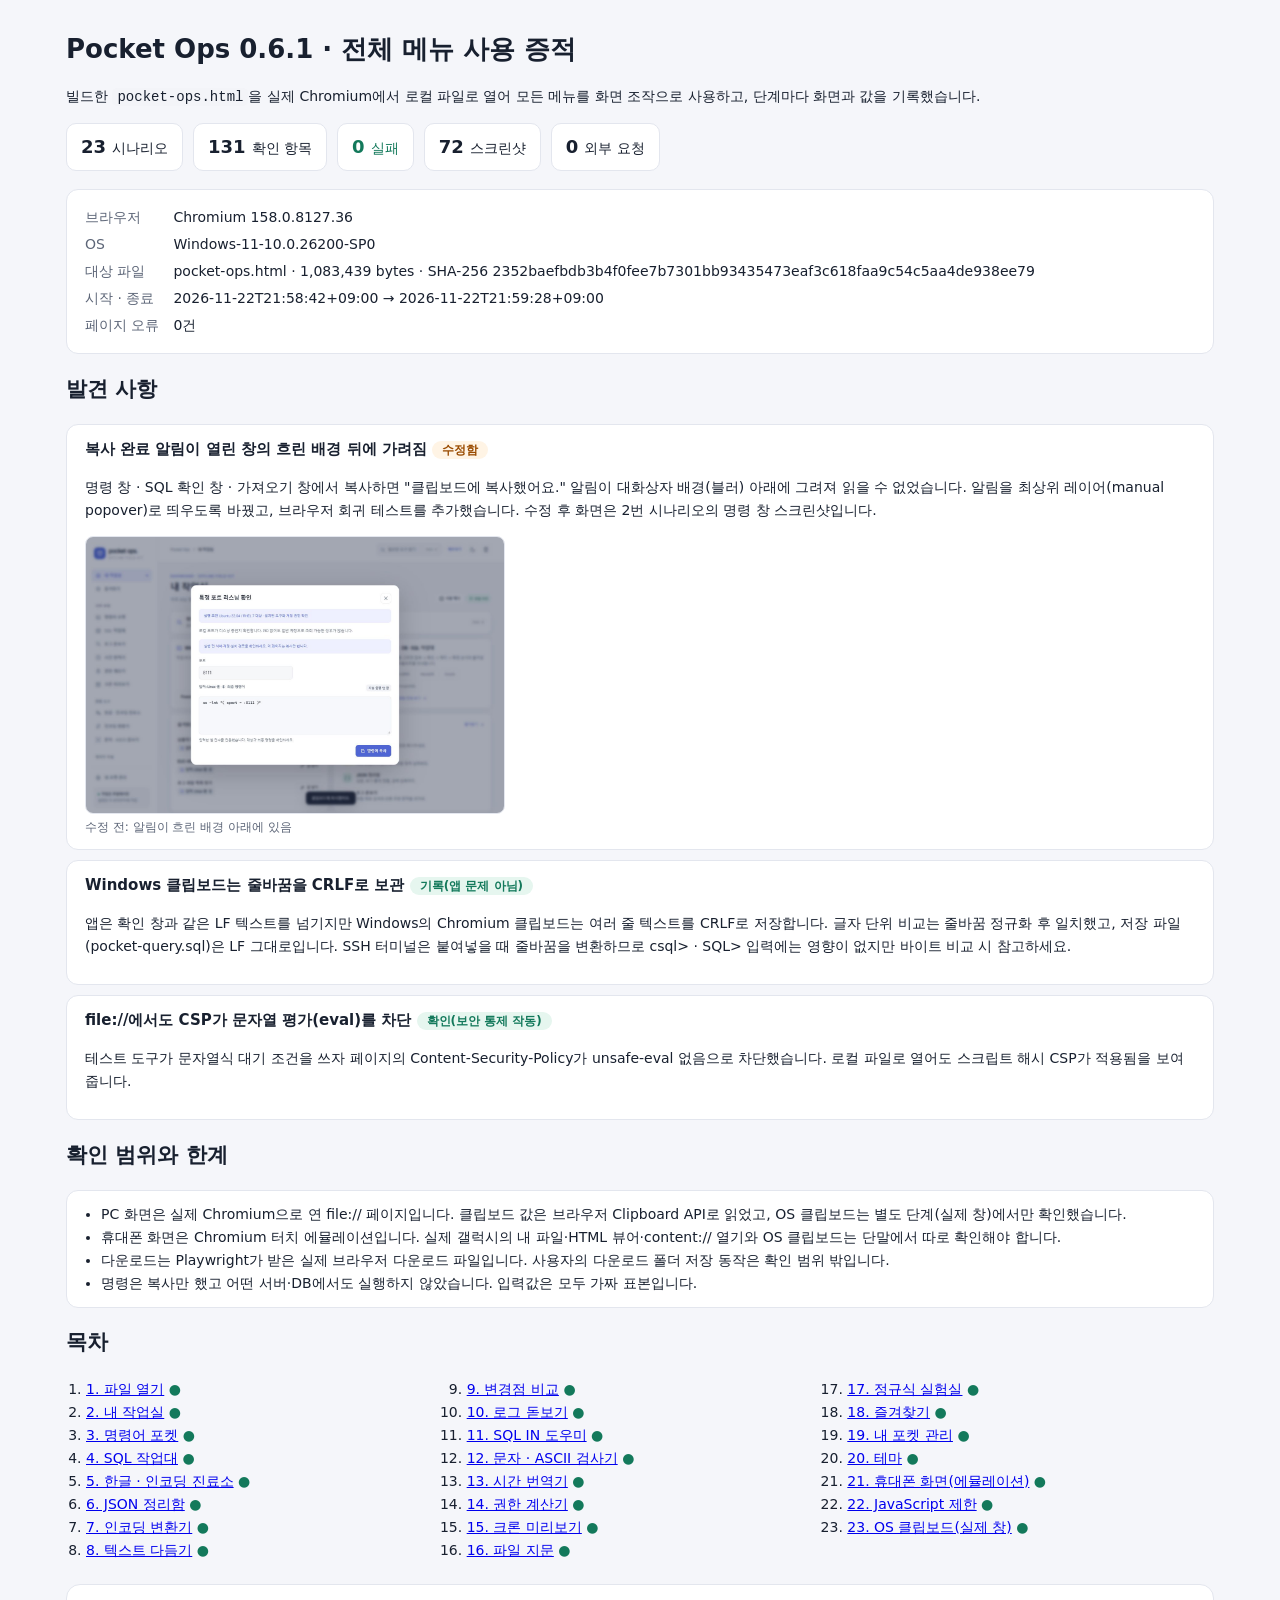
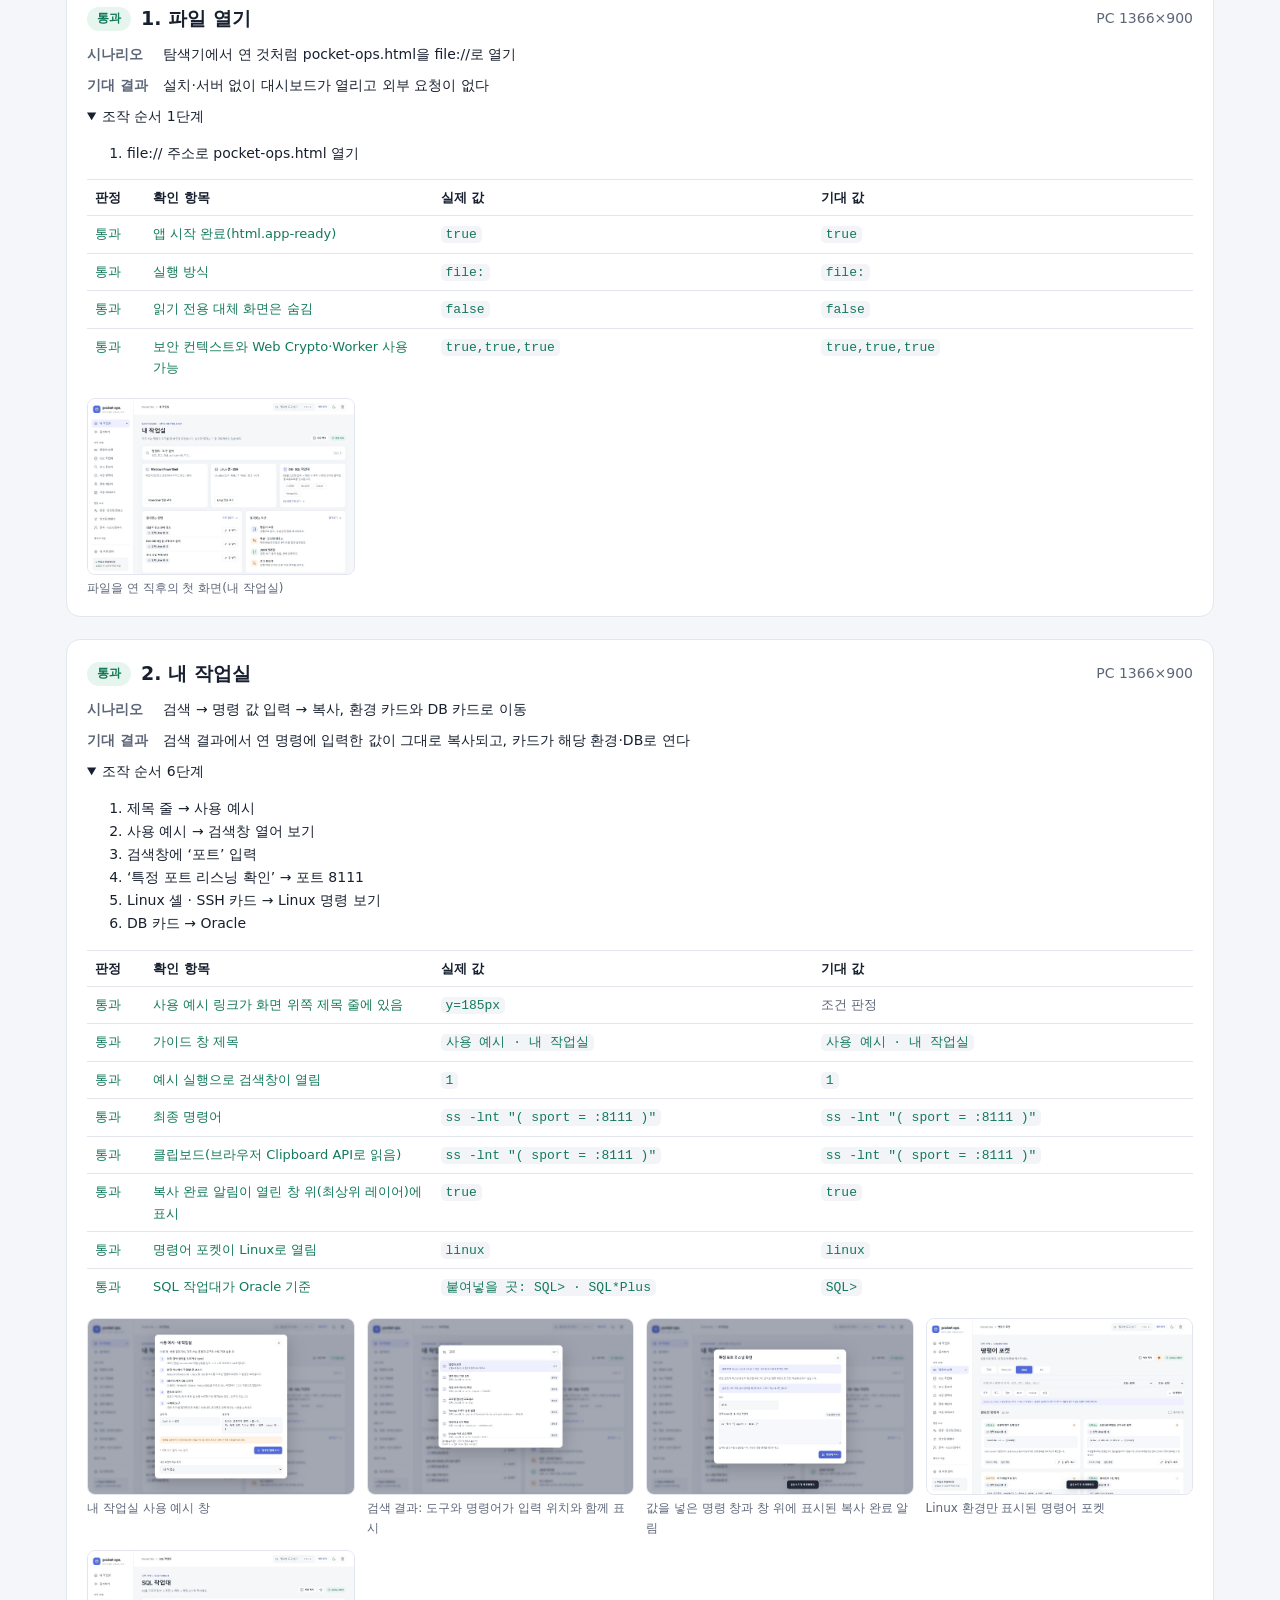
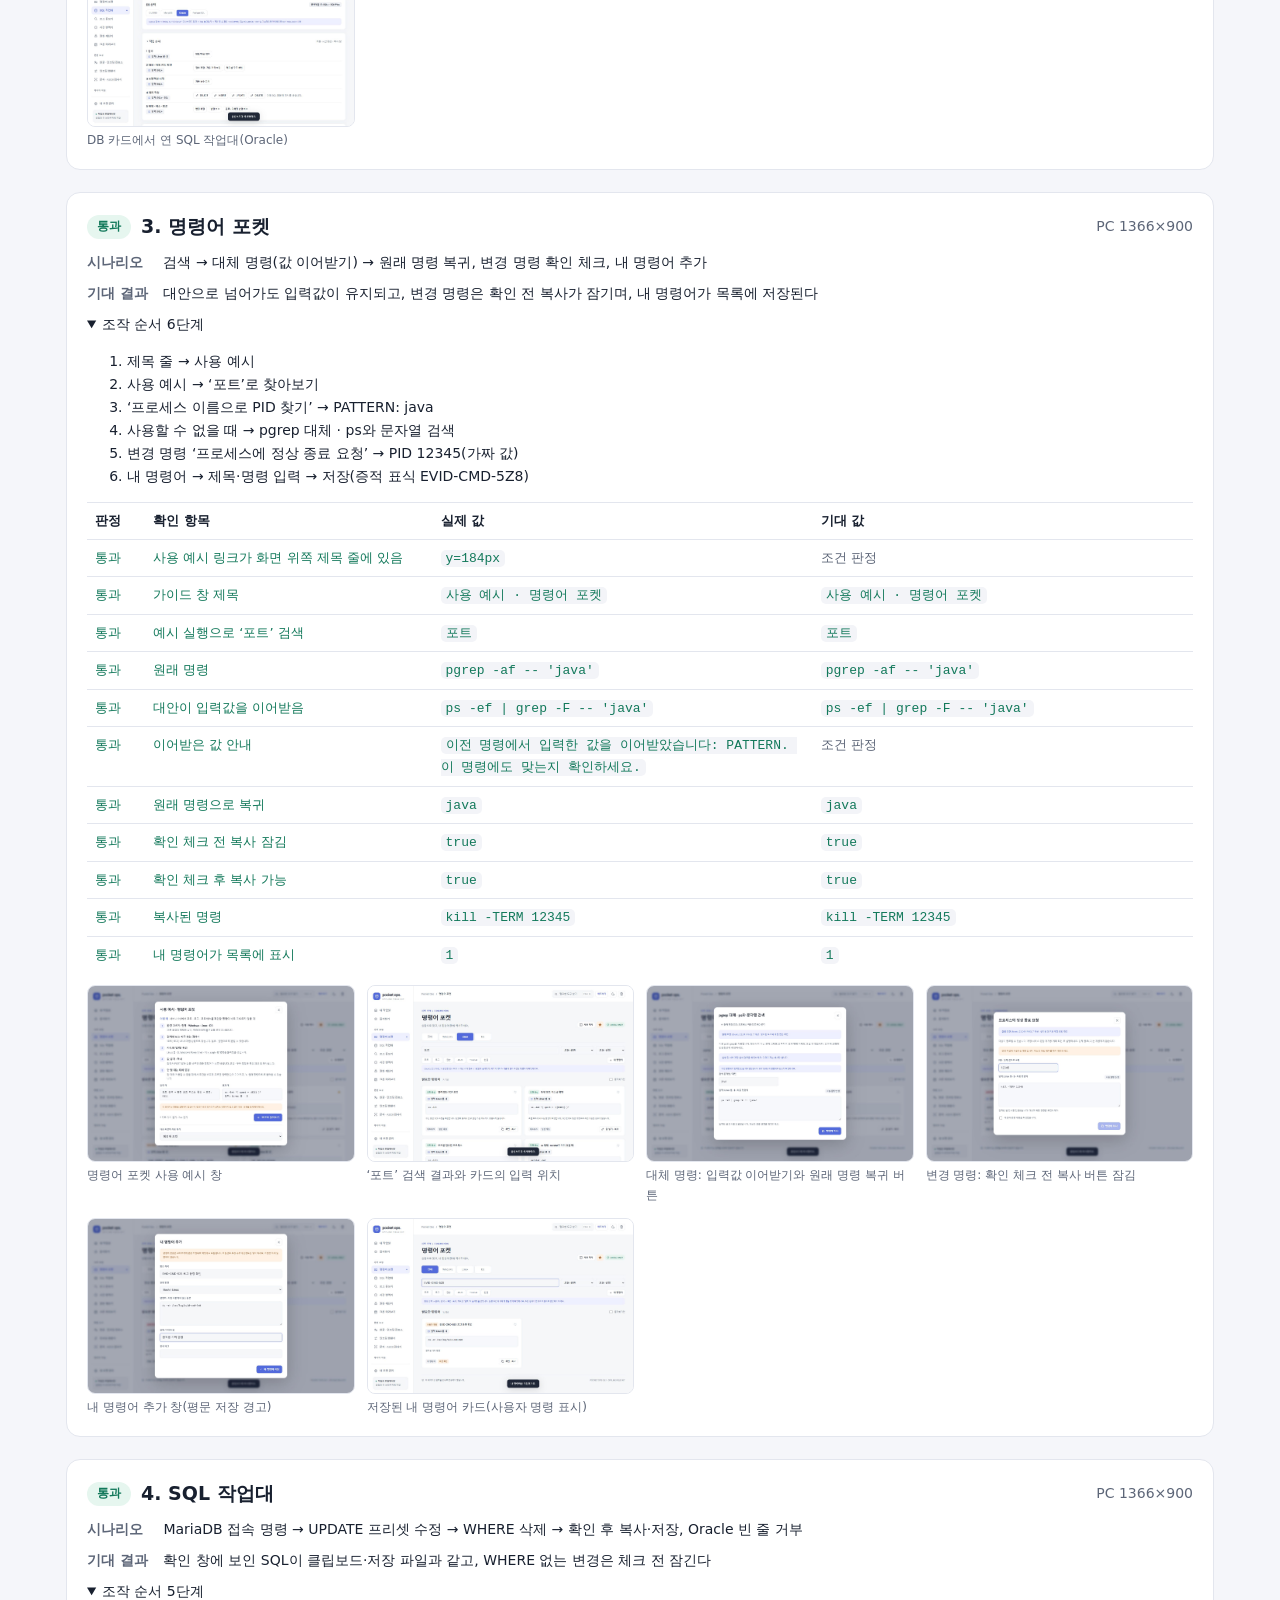
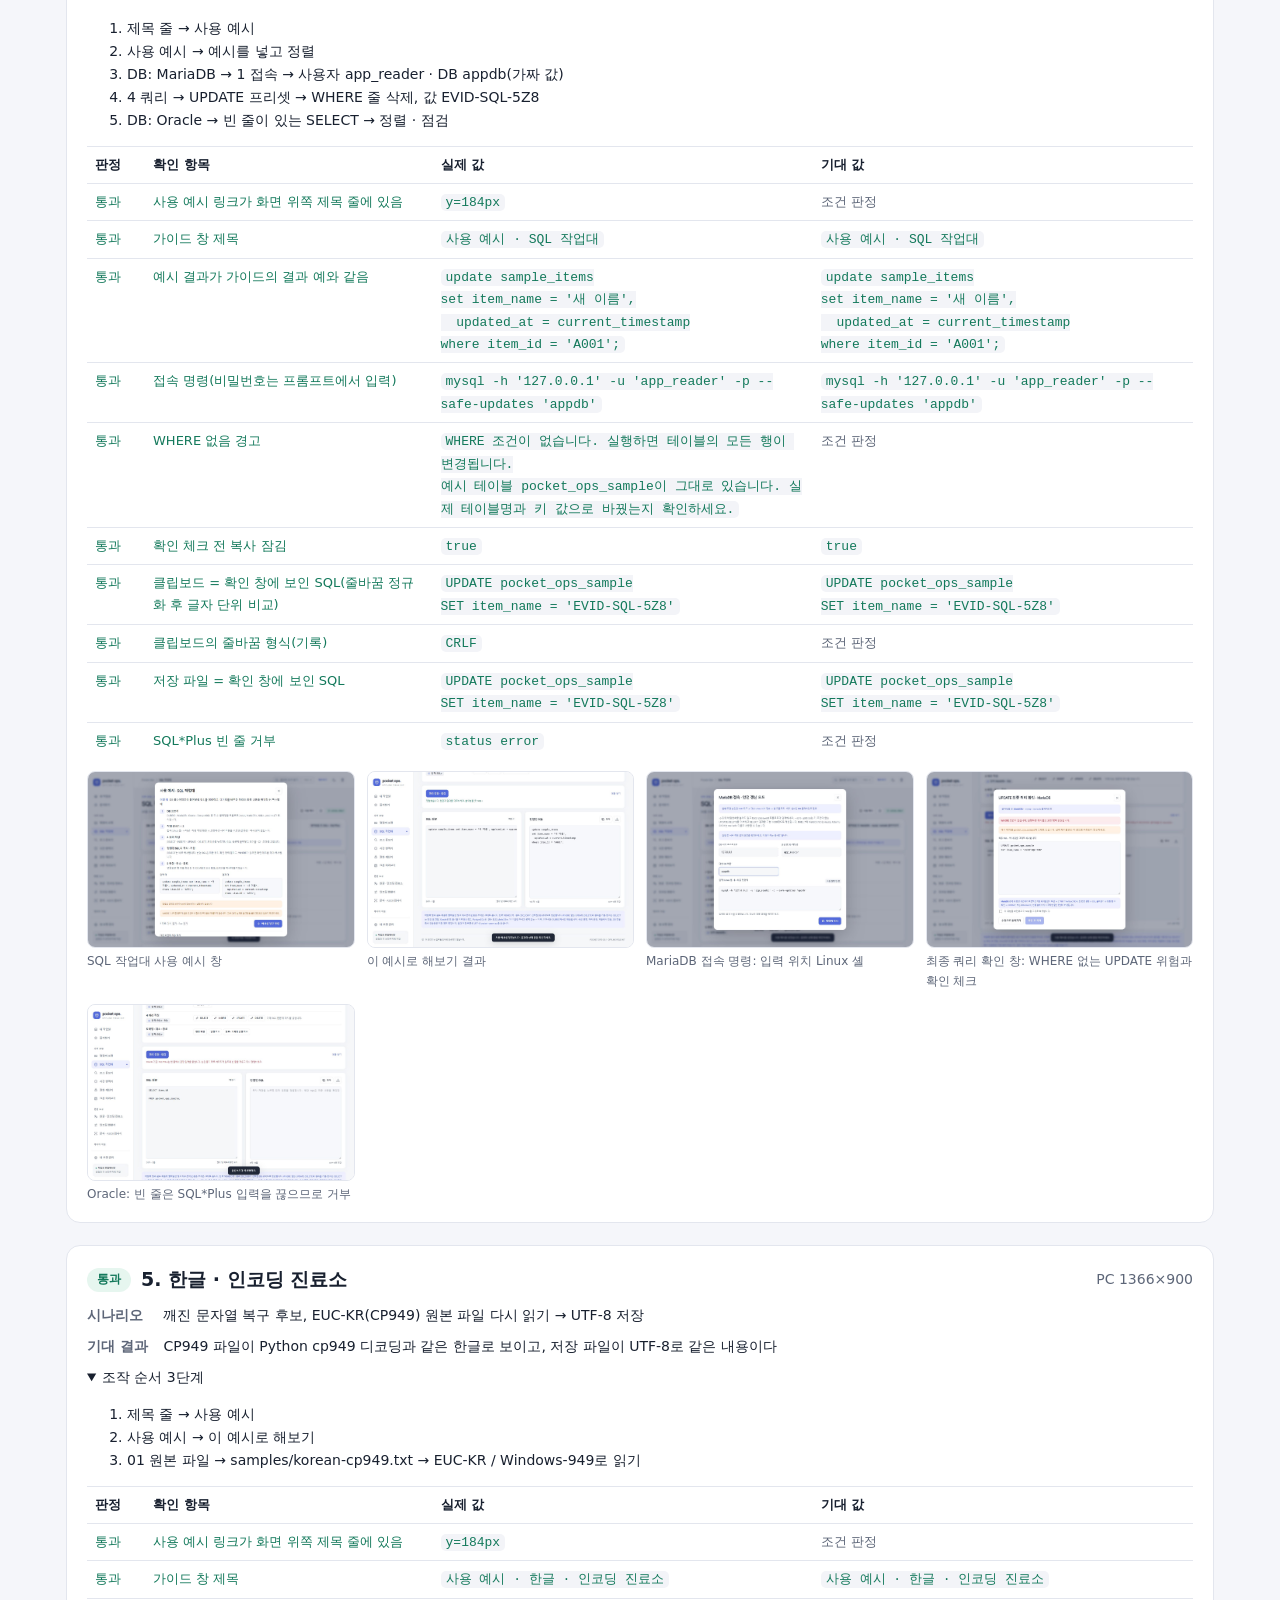
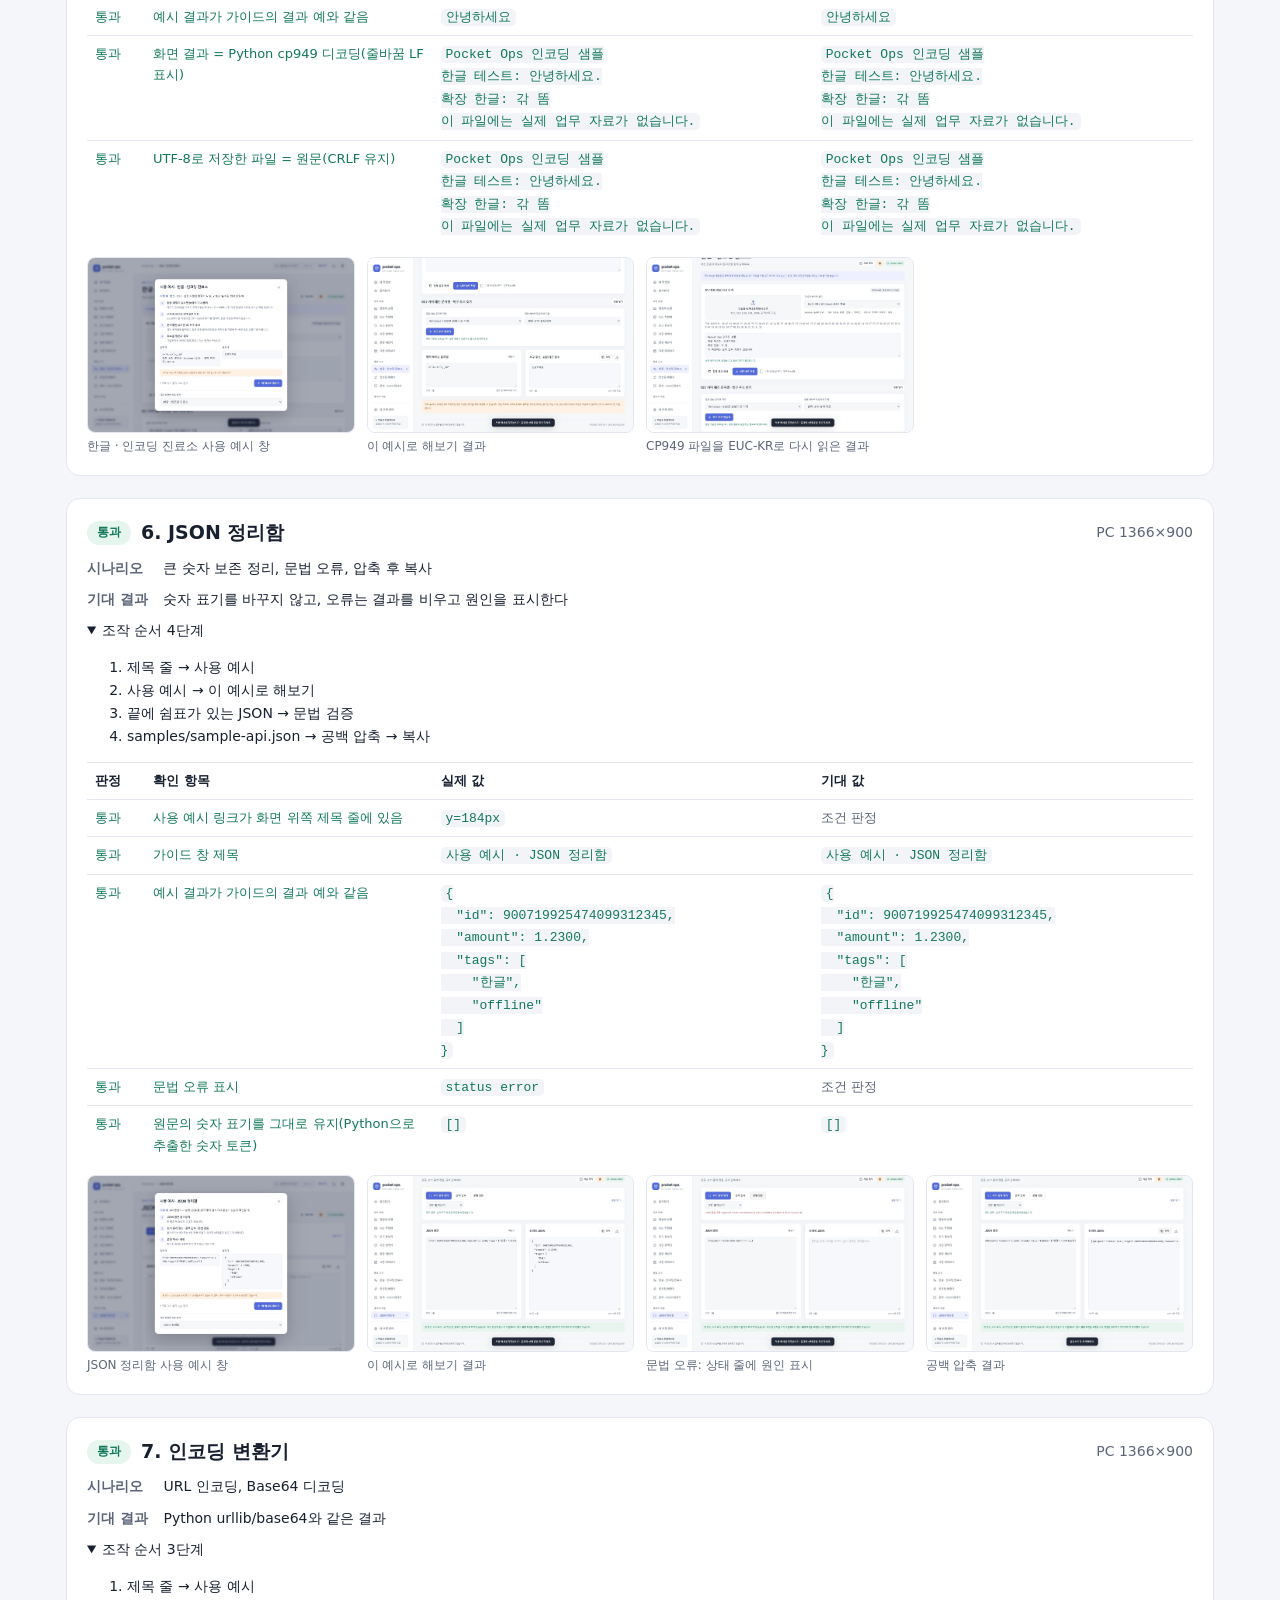
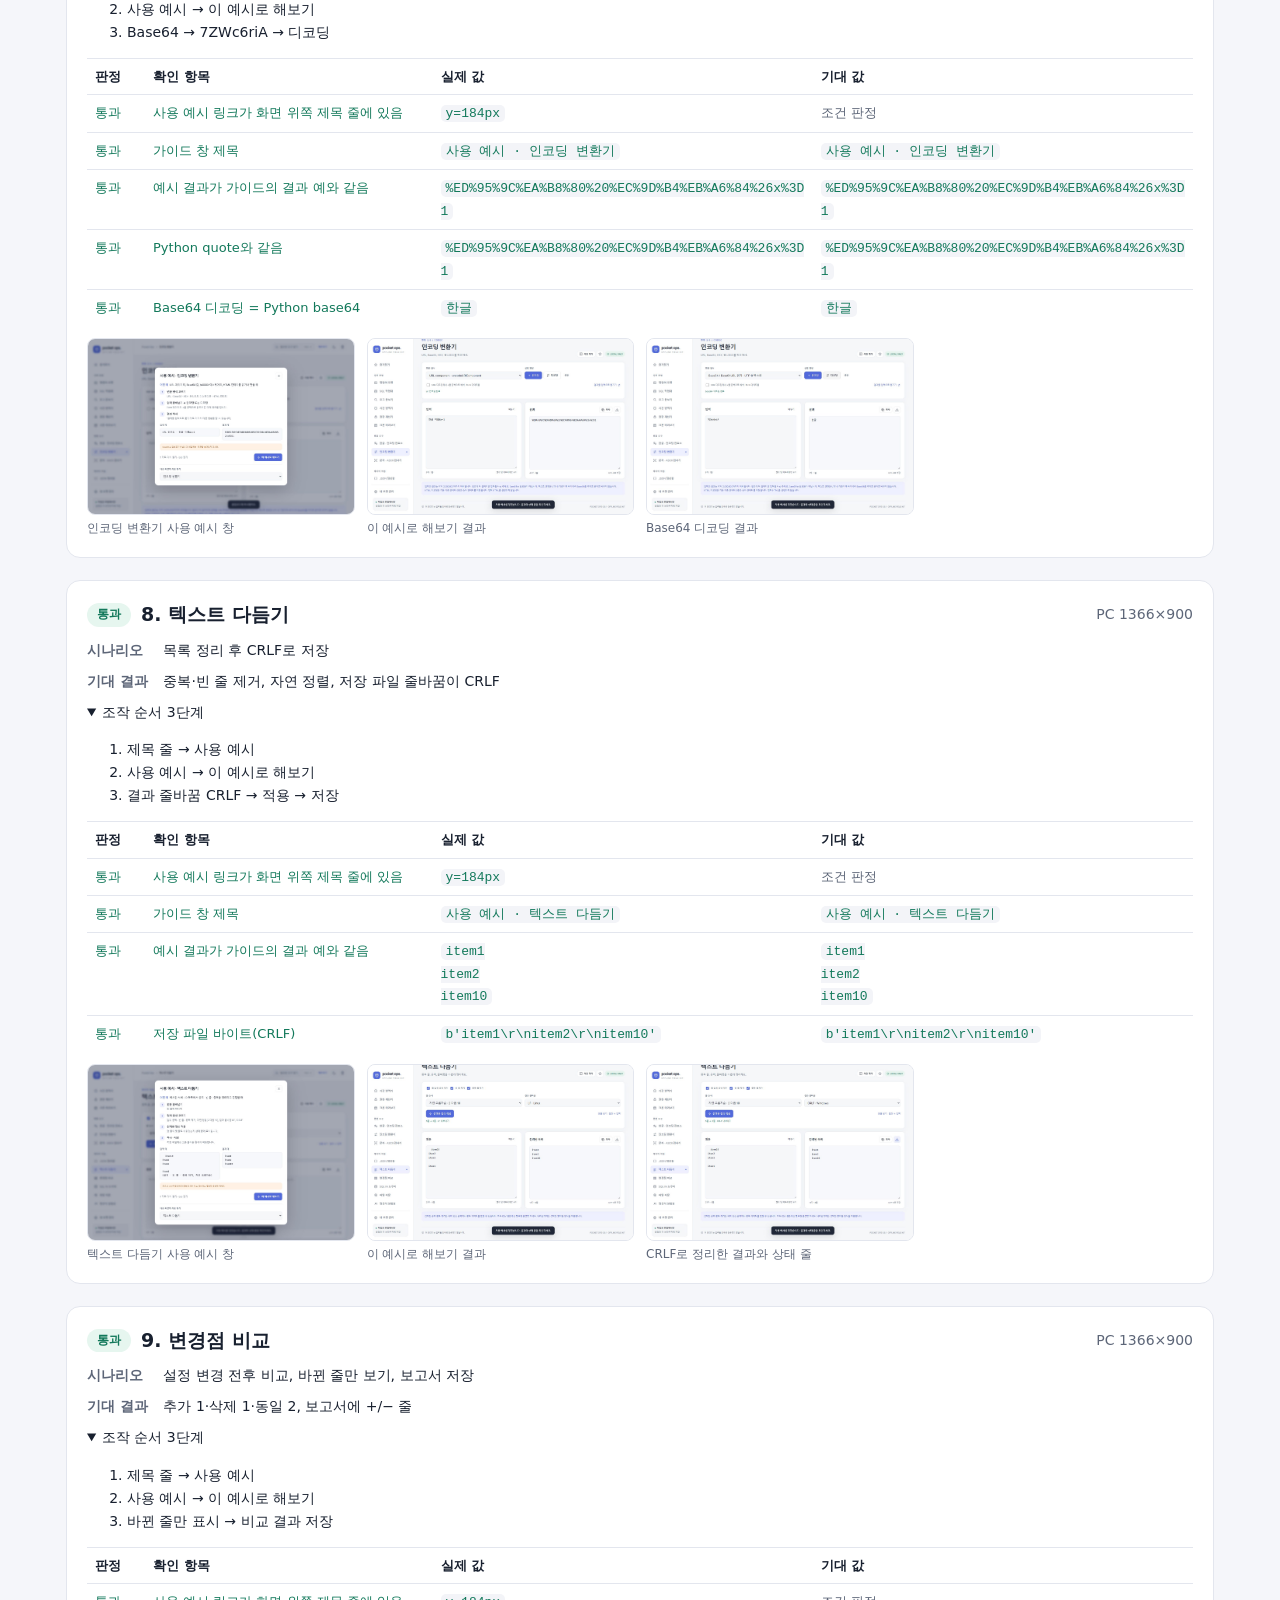
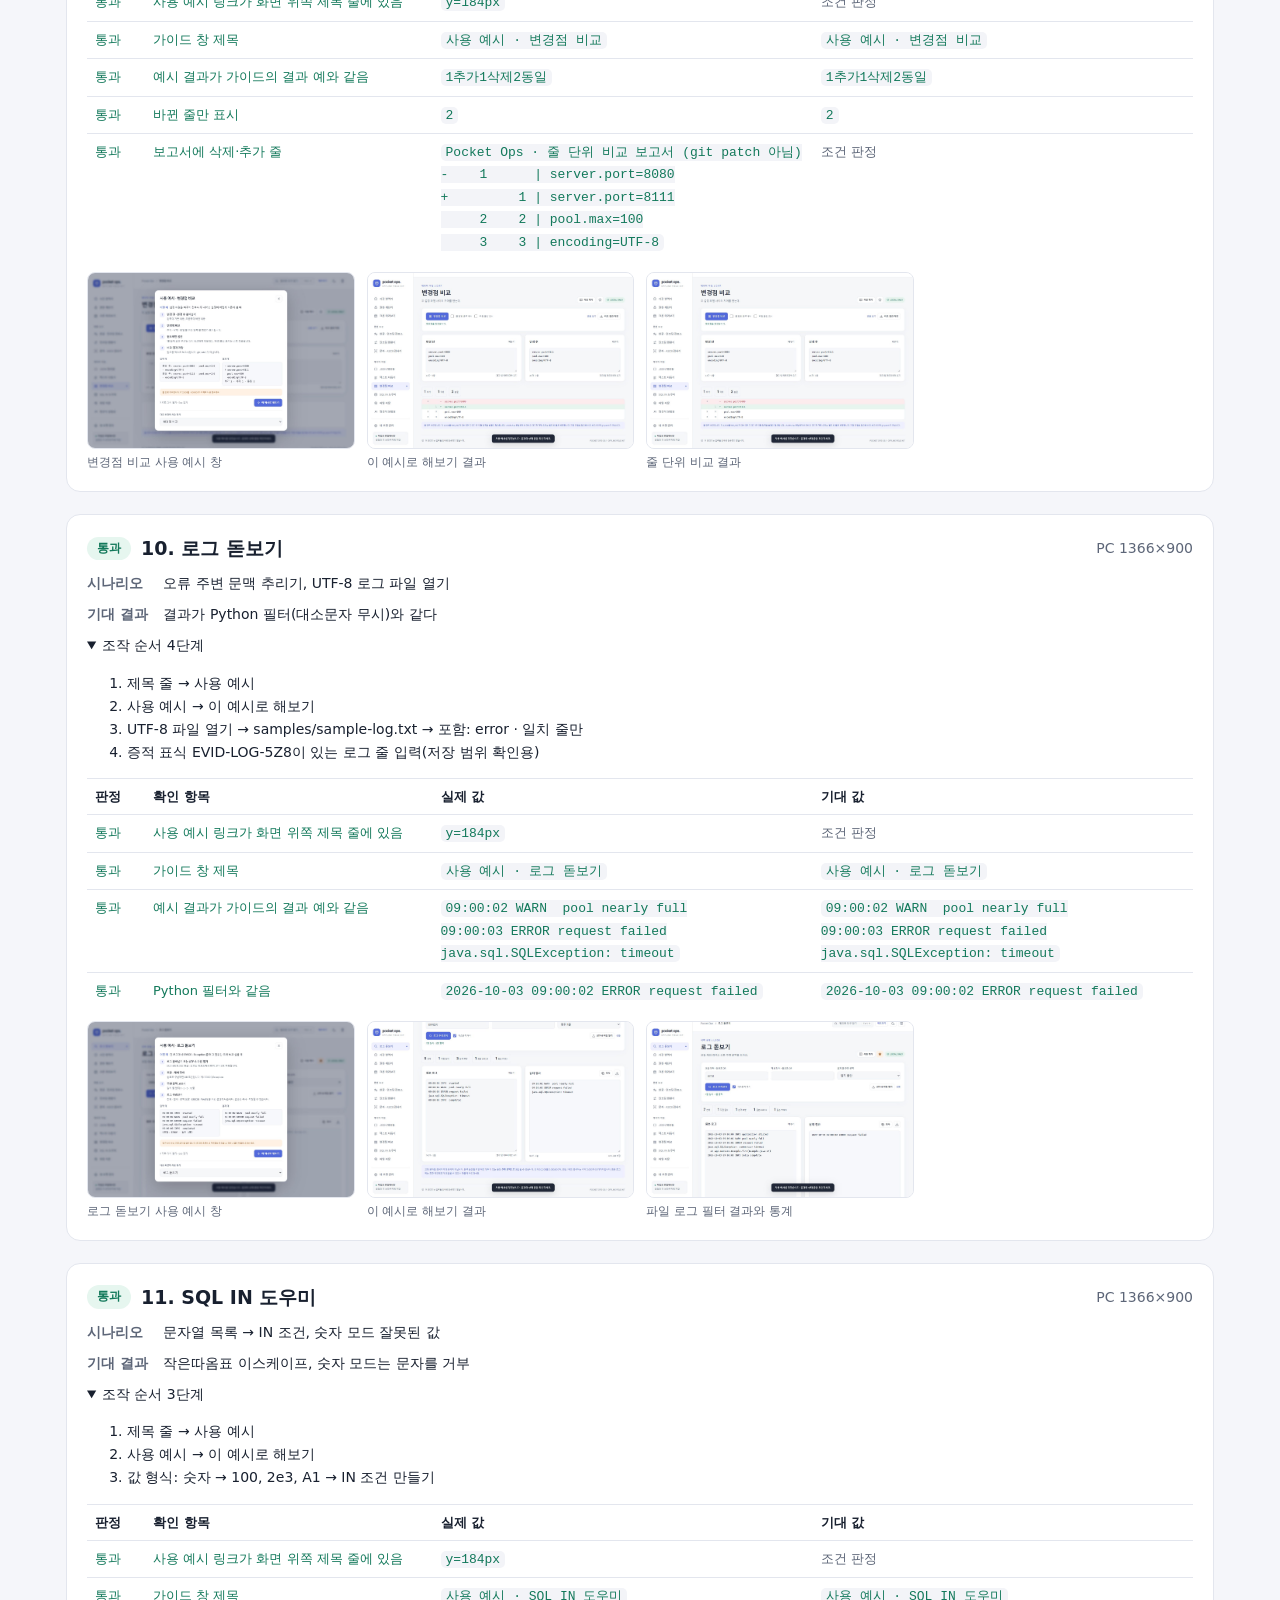
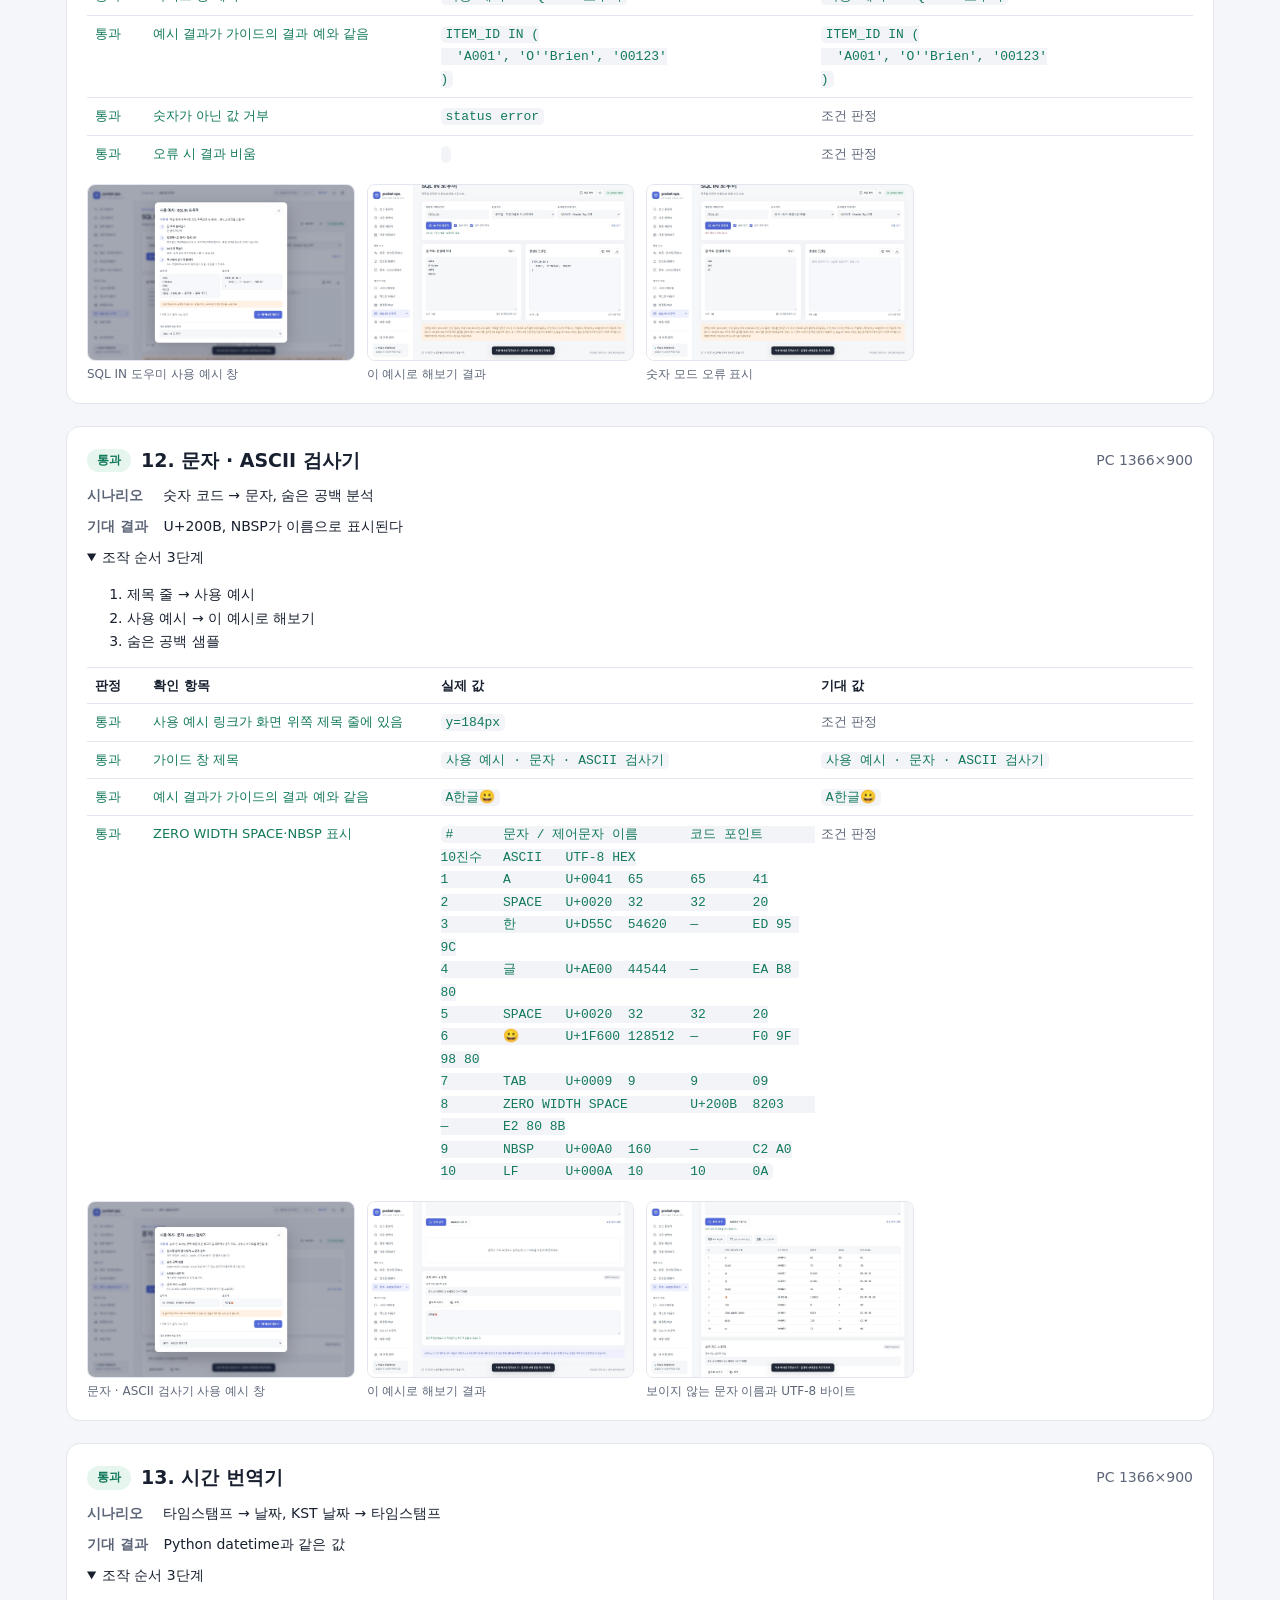
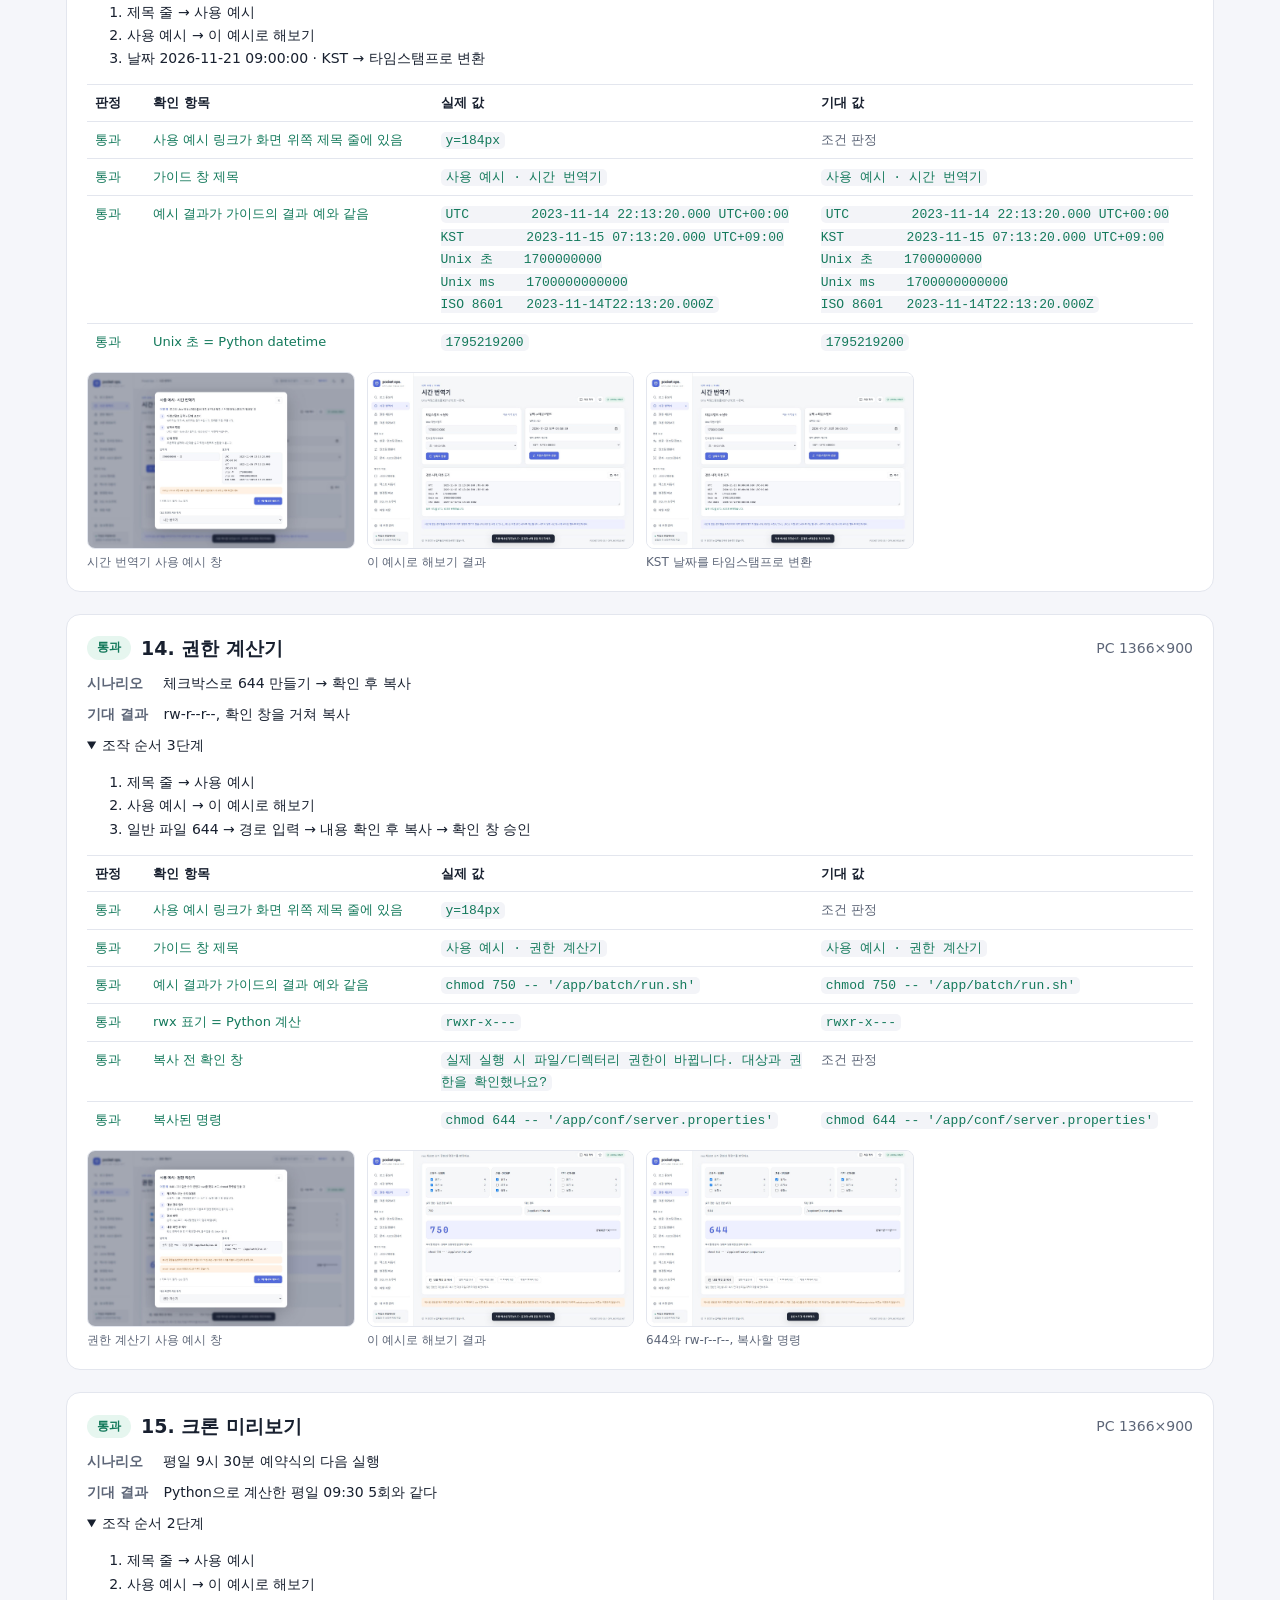
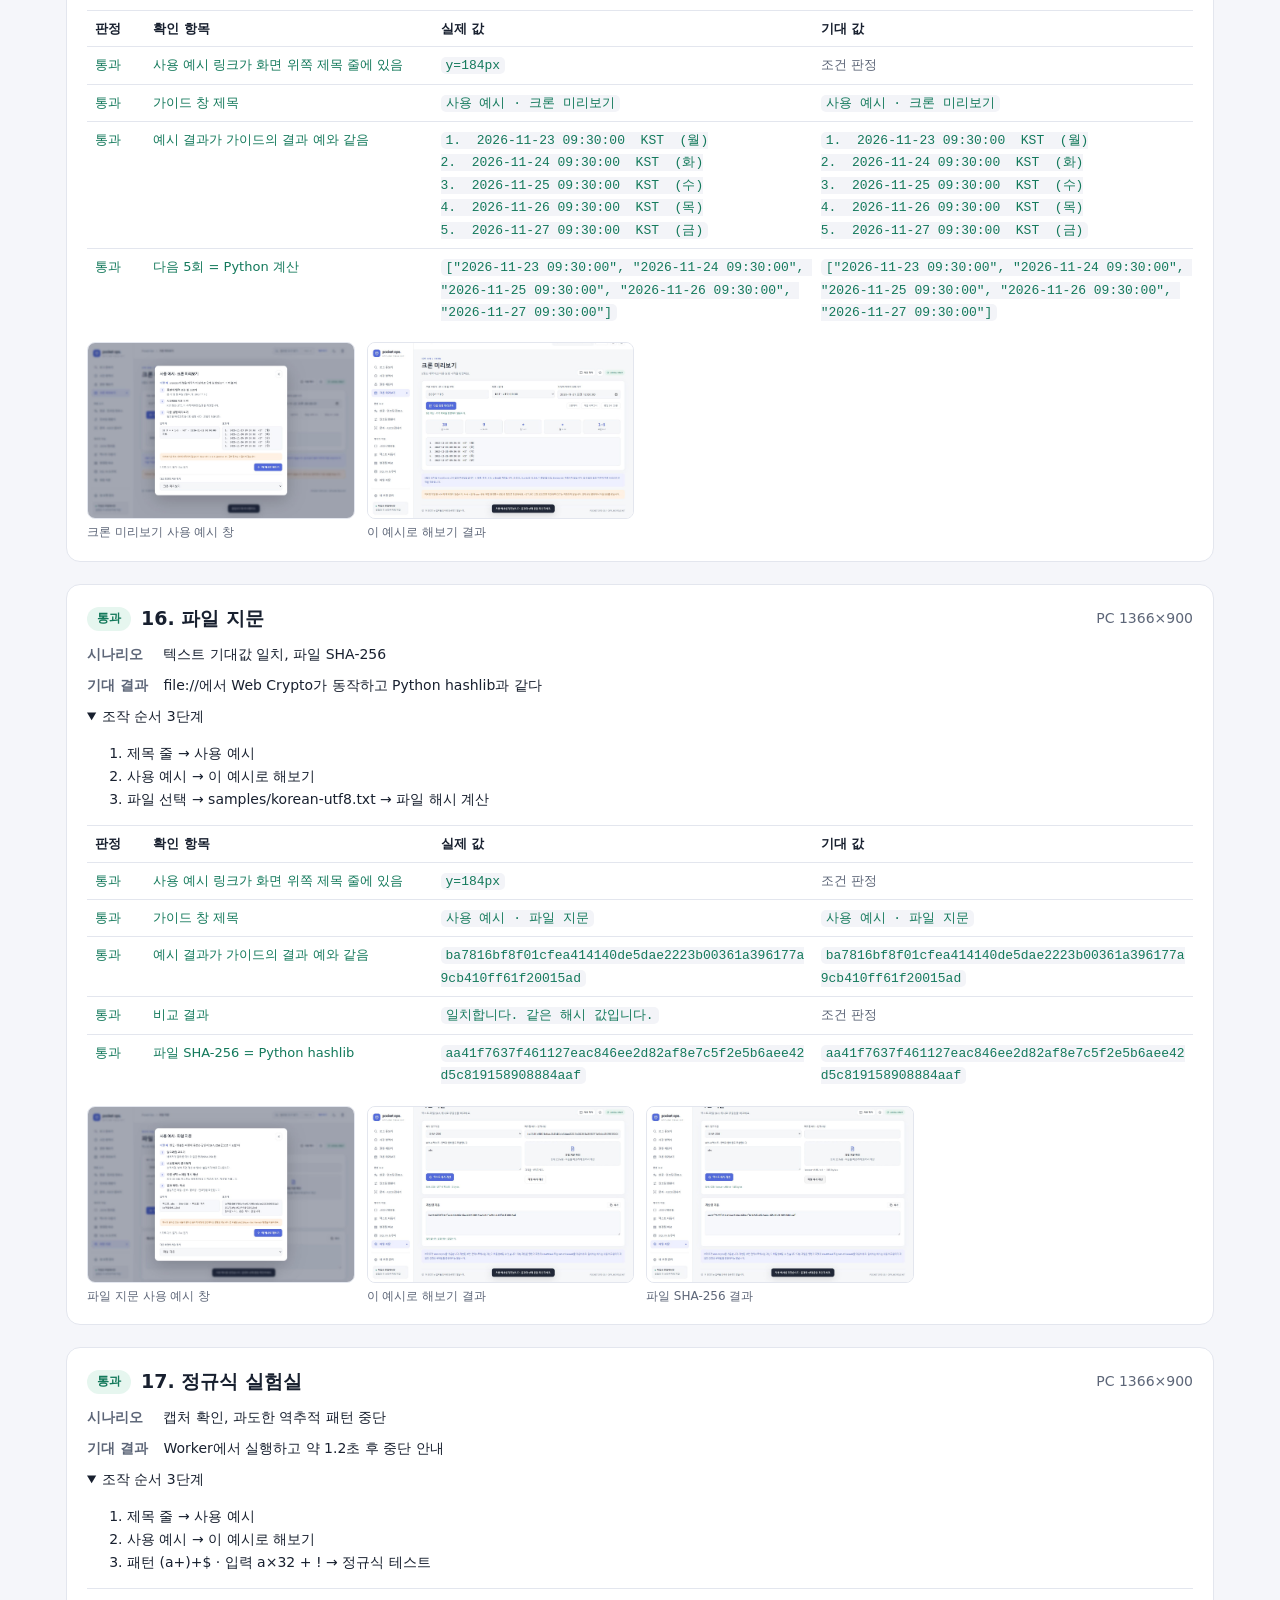
<file: evidence/v0.6.1/index.html>
<!doctype html><html lang="ko"><head><meta charset="utf-8"><meta name="viewport" content="width=device-width,initial-scale=1">
<title>Pocket Ops 0.6.1 사용 증적</title><style>
:root{--bg:#f5f6fa;--card:#fff;--ink:#18202f;--muted:#5d6678;--line:#e3e6ee;--ok:#13795b;--okbg:#e6f6ef;--bad:#b42318;--badbg:#fdecea;--code:#f3f4f8}
@media(prefers-color-scheme:dark){:root{--bg:#11151d;--card:#191f2a;--ink:#e8ecf3;--muted:#9aa4b5;--line:#2a3242;--ok:#5bd3a4;--okbg:#123326;--bad:#ff8a80;--badbg:#3a1714;--code:#212938}}
*{box-sizing:border-box}body{margin:0;background:var(--bg);color:var(--ink);font:14px/1.65 system-ui,'Malgun Gothic',sans-serif}main{max-width:1180px;margin:0 auto;padding:28px 16px 60px}
h1{font-size:26px;margin:0 0 6px}.env{background:var(--card);border:1px solid var(--line);border-radius:12px;padding:16px 18px;margin:18px 0}.env dl{display:grid;grid-template-columns:max-content 1fr;gap:4px 14px;margin:0}.env dt{color:var(--muted)}.env dd{margin:0;overflow-wrap:anywhere}
.totals{display:flex;flex-wrap:wrap;gap:10px;margin:14px 0}.totals span{background:var(--card);border:1px solid var(--line);border-radius:10px;padding:8px 14px}.totals b{font-size:18px;margin-right:6px}
nav ol{columns:3 220px;padding-left:20px}.case{background:var(--card);border:1px solid var(--line);border-radius:14px;padding:18px 20px;margin:22px 0}.case header{display:flex;align-items:center;gap:10px;flex-wrap:wrap}.case h2{font-size:19px;margin:0}.meta{color:var(--muted);margin:0 0 0 auto}
.badge{border-radius:20px;padding:2px 10px;font-weight:700;font-size:12px}.badge.ok,.ok{color:var(--ok)}.badge.ok{background:var(--okbg)}.badge.bad,.bad{color:var(--bad)}.badge.bad{background:var(--badbg)}
.scenario{margin:8px 0}.scenario b{display:inline-block;min-width:72px;color:var(--muted)}table{width:100%;border-collapse:collapse;margin:12px 0;font-size:13px;table-layout:fixed}th,td{border-top:1px solid var(--line);padding:7px 8px;text-align:left;vertical-align:top;overflow-wrap:anywhere}th:nth-child(1),td:nth-child(1){width:58px}th:nth-child(2),td:nth-child(2){width:26%}
code{font-family:Consolas,'D2Coding',monospace;background:var(--code);border-radius:5px;padding:1px 5px;white-space:pre-wrap}tr.bad td{background:var(--badbg)}
.shots{display:grid;grid-template-columns:repeat(auto-fill,minmax(260px,1fr));gap:12px}figure{margin:0}figure img{width:100%;border:1px solid var(--line);border-radius:8px;display:block}figcaption{font-size:12px;color:var(--muted);margin-top:4px}
.muted{color:var(--muted)}.limits{background:var(--card);border:1px solid var(--line);border-radius:12px;padding:12px 18px 12px 34px}.finding{background:var(--card);border:1px solid var(--line);border-radius:12px;padding:12px 18px;margin:10px 0}.finding h3{font-size:15px;margin:0 0 4px}.finding figure{max-width:420px;margin-top:8px}.badge.fix{background:#fff4e5;color:#9a4b00}@media(max-width:600px){table{font-size:12px}th:nth-child(2),td:nth-child(2){width:30%}.meta{margin:0}}
</style></head><body><main><h1>Pocket Ops 0.6.1 · 전체 메뉴 사용 증적</h1><p>빌드한 <code>pocket-ops.html</code>을 실제 Chromium에서 로컬 파일로 열어 모든 메뉴를 화면 조작으로 사용하고, 단계마다 화면과 값을 기록했습니다.</p>
<div class="totals"><span><b>23</b>시나리오</span><span><b>131</b>확인 항목</span><span class="ok"><b>0</b>실패</span><span><b>72</b>스크린샷</span><span><b>0</b>외부 요청</span></div>
<div class="env"><dl><dt>브라우저</dt><dd>Chromium 158.0.8127.36</dd><dt>OS</dt><dd>Windows-11-10.0.26200-SP0</dd><dt>대상 파일</dt><dd>pocket-ops.html · 1,083,439 bytes · SHA-256 2352baefbdb3b4f0fee7b7301bb93435473eaf3c618faa9c54c5aa4de938ee79</dd><dt>시작 · 종료</dt><dd>2026-11-22T21:58:42+09:00 → 2026-11-22T21:59:28+09:00</dd><dt>페이지 오류</dt><dd>0건</dd></dl></div>
<h2>발견 사항</h2><article class="finding"><h3>복사 완료 알림이 열린 창의 흐린 배경 뒤에 가려짐 <span class="badge fix">수정함</span></h3><p>명령 창 · SQL 확인 창 · 가져오기 창에서 복사하면 &quot;클립보드에 복사했어요.&quot; 알림이 대화상자 배경(블러) 아래에 그려져 읽을 수 없었습니다. 알림을 최상위 레이어(manual popover)로 띄우도록 바꿨고, 브라우저 회귀 테스트를 추가했습니다. 수정 후 화면은 2번 시나리오의 명령 창 스크린샷입니다.</p><figure><a href="../v0.6.0/findings/toast-under-dialog-before.jpg"><img loading="lazy" src="../v0.6.0/findings/toast-under-dialog-before.jpg" alt="수정 전 화면"></a><figcaption>수정 전: 알림이 흐린 배경 아래에 있음</figcaption></figure></article><article class="finding"><h3>Windows 클립보드는 줄바꿈을 CRLF로 보관 <span class="badge ok">기록(앱 문제 아님)</span></h3><p>앱은 확인 창과 같은 LF 텍스트를 넘기지만 Windows의 Chromium 클립보드는 여러 줄 텍스트를 CRLF로 저장합니다. 글자 단위 비교는 줄바꿈 정규화 후 일치했고, 저장 파일(pocket-query.sql)은 LF 그대로입니다. SSH 터미널은 붙여넣을 때 줄바꿈을 변환하므로 csql&gt; · SQL&gt; 입력에는 영향이 없지만 바이트 비교 시 참고하세요.</p></article><article class="finding"><h3>file://에서도 CSP가 문자열 평가(eval)를 차단 <span class="badge ok">확인(보안 통제 작동)</span></h3><p>테스트 도구가 문자열식 대기 조건을 쓰자 페이지의 Content-Security-Policy가 unsafe-eval 없음으로 차단했습니다. 로컬 파일로 열어도 스크립트 해시 CSP가 적용됨을 보여 줍니다.</p></article><h2>확인 범위와 한계</h2><ul class="limits"><li>PC 화면은 실제 Chromium으로 연 file:// 페이지입니다. 클립보드 값은 브라우저 Clipboard API로 읽었고, OS 클립보드는 별도 단계(실제 창)에서만 확인했습니다.</li><li>휴대폰 화면은 Chromium 터치 에뮬레이션입니다. 실제 갤럭시의 내 파일·HTML 뷰어·content:// 열기와 OS 클립보드는 단말에서 따로 확인해야 합니다.</li><li>다운로드는 Playwright가 받은 실제 브라우저 다운로드 파일입니다. 사용자의 다운로드 폴더 저장 동작은 확인 범위 밖입니다.</li><li>명령은 복사만 했고 어떤 서버·DB에서도 실행하지 않았습니다. 입력값은 모두 가짜 표본입니다.</li></ul><nav><h2>목차</h2><ol><li><a href="#case-1">1. 파일 열기</a> <span class="ok">●</span></li><li><a href="#case-2">2. 내 작업실</a> <span class="ok">●</span></li><li><a href="#case-3">3. 명령어 포켓</a> <span class="ok">●</span></li><li><a href="#case-4">4. SQL 작업대</a> <span class="ok">●</span></li><li><a href="#case-5">5. 한글 · 인코딩 진료소</a> <span class="ok">●</span></li><li><a href="#case-6">6. JSON 정리함</a> <span class="ok">●</span></li><li><a href="#case-7">7. 인코딩 변환기</a> <span class="ok">●</span></li><li><a href="#case-8">8. 텍스트 다듬기</a> <span class="ok">●</span></li><li><a href="#case-9">9. 변경점 비교</a> <span class="ok">●</span></li><li><a href="#case-10">10. 로그 돋보기</a> <span class="ok">●</span></li><li><a href="#case-11">11. SQL IN 도우미</a> <span class="ok">●</span></li><li><a href="#case-12">12. 문자 · ASCII 검사기</a> <span class="ok">●</span></li><li><a href="#case-13">13. 시간 번역기</a> <span class="ok">●</span></li><li><a href="#case-14">14. 권한 계산기</a> <span class="ok">●</span></li><li><a href="#case-15">15. 크론 미리보기</a> <span class="ok">●</span></li><li><a href="#case-16">16. 파일 지문</a> <span class="ok">●</span></li><li><a href="#case-17">17. 정규식 실험실</a> <span class="ok">●</span></li><li><a href="#case-18">18. 즐겨찾기</a> <span class="ok">●</span></li><li><a href="#case-19">19. 내 포켓 관리</a> <span class="ok">●</span></li><li><a href="#case-20">20. 테마</a> <span class="ok">●</span></li><li><a href="#case-21">21. 휴대폰 화면(에뮬레이션)</a> <span class="ok">●</span></li><li><a href="#case-22">22. JavaScript 제한</a> <span class="ok">●</span></li><li><a href="#case-23">23. OS 클립보드(실제 창)</a> <span class="ok">●</span></li></ol></nav><section class="case" id="case-1"><header><span class="badge ok">통과</span><h2>1. 파일 열기</h2><p class="meta">PC 1366×900</p></header>
<p class="scenario"><b>시나리오</b> 탐색기에서 연 것처럼 pocket-ops.html을 file://로 열기</p><p class="scenario"><b>기대 결과</b> 설치·서버 없이 대시보드가 열리고 외부 요청이 없다</p>
<details open><summary>조작 순서 1단계</summary><ol><li>file:// 주소로 pocket-ops.html 열기</li></ol></details>
<table><thead><tr><th>판정</th><th>확인 항목</th><th>실제 값</th><th>기대 값</th></tr></thead><tbody><tr class="ok"><td>통과</td><td>앱 시작 완료(html.app-ready)</td><td><code>true</code></td><td><code>true</code></td></tr><tr class="ok"><td>통과</td><td>실행 방식</td><td><code>file:</code></td><td><code>file:</code></td></tr><tr class="ok"><td>통과</td><td>읽기 전용 대체 화면은 숨김</td><td><code>false</code></td><td><code>false</code></td></tr><tr class="ok"><td>통과</td><td>보안 컨텍스트와 Web Crypto·Worker 사용 가능</td><td><code>true,true,true</code></td><td><code>true,true,true</code></td></tr></tbody></table>
<div class="shots"><figure><a href="shots/001-home-open.jpg"><img loading="lazy" src="shots/001-home-open.jpg" alt="파일을 연 직후의 첫 화면(내 작업실)"></a><figcaption>파일을 연 직후의 첫 화면(내 작업실)</figcaption></figure></div></section><section class="case" id="case-2"><header><span class="badge ok">통과</span><h2>2. 내 작업실</h2><p class="meta">PC 1366×900</p></header>
<p class="scenario"><b>시나리오</b> 검색 → 명령 값 입력 → 복사, 환경 카드와 DB 카드로 이동</p><p class="scenario"><b>기대 결과</b> 검색 결과에서 연 명령에 입력한 값이 그대로 복사되고, 카드가 해당 환경·DB로 연다</p>
<details open><summary>조작 순서 6단계</summary><ol><li>제목 줄 → 사용 예시</li><li>사용 예시 → 검색창 열어 보기</li><li>검색창에 ‘포트’ 입력</li><li>‘특정 포트 리스닝 확인’ → 포트 8111</li><li>Linux 셸 · SSH 카드 → Linux 명령 보기</li><li>DB 카드 → Oracle</li></ol></details>
<table><thead><tr><th>판정</th><th>확인 항목</th><th>실제 값</th><th>기대 값</th></tr></thead><tbody><tr class="ok"><td>통과</td><td>사용 예시 링크가 화면 위쪽 제목 줄에 있음</td><td><code>y=185px</code></td><td><span class="muted">조건 판정</span></td></tr><tr class="ok"><td>통과</td><td>가이드 창 제목</td><td><code>사용 예시 · 내 작업실</code></td><td><code>사용 예시 · 내 작업실</code></td></tr><tr class="ok"><td>통과</td><td>예시 실행으로 검색창이 열림</td><td><code>1</code></td><td><code>1</code></td></tr><tr class="ok"><td>통과</td><td>최종 명령어</td><td><code>ss -lnt &quot;( sport = :8111 )&quot;</code></td><td><code>ss -lnt &quot;( sport = :8111 )&quot;</code></td></tr><tr class="ok"><td>통과</td><td>클립보드(브라우저 Clipboard API로 읽음)</td><td><code>ss -lnt &quot;( sport = :8111 )&quot;</code></td><td><code>ss -lnt &quot;( sport = :8111 )&quot;</code></td></tr><tr class="ok"><td>통과</td><td>복사 완료 알림이 열린 창 위(최상위 레이어)에 표시</td><td><code>true</code></td><td><code>true</code></td></tr><tr class="ok"><td>통과</td><td>명령어 포켓이 Linux로 열림</td><td><code>linux</code></td><td><code>linux</code></td></tr><tr class="ok"><td>통과</td><td>SQL 작업대가 Oracle 기준</td><td><code>붙여넣을 곳: SQL&gt; · SQL*Plus</code></td><td><code>SQL&gt;</code></td></tr></tbody></table>
<div class="shots"><figure><a href="shots/002-home-guide.jpg"><img loading="lazy" src="shots/002-home-guide.jpg" alt="내 작업실 사용 예시 창"></a><figcaption>내 작업실 사용 예시 창</figcaption></figure><figure><a href="shots/003-home-palette.jpg"><img loading="lazy" src="shots/003-home-palette.jpg" alt="검색 결과: 도구와 명령어가 입력 위치와 함께 표시"></a><figcaption>검색 결과: 도구와 명령어가 입력 위치와 함께 표시</figcaption></figure><figure><a href="shots/004-home-command.jpg"><img loading="lazy" src="shots/004-home-command.jpg" alt="값을 넣은 명령 창과 창 위에 표시된 복사 완료 알림"></a><figcaption>값을 넣은 명령 창과 창 위에 표시된 복사 완료 알림</figcaption></figure><figure><a href="shots/005-home-linux.jpg"><img loading="lazy" src="shots/005-home-linux.jpg" alt="Linux 환경만 표시된 명령어 포켓"></a><figcaption>Linux 환경만 표시된 명령어 포켓</figcaption></figure><figure><a href="shots/006-home-oracle.jpg"><img loading="lazy" src="shots/006-home-oracle.jpg" alt="DB 카드에서 연 SQL 작업대(Oracle)"></a><figcaption>DB 카드에서 연 SQL 작업대(Oracle)</figcaption></figure></div></section><section class="case" id="case-3"><header><span class="badge ok">통과</span><h2>3. 명령어 포켓</h2><p class="meta">PC 1366×900</p></header>
<p class="scenario"><b>시나리오</b> 검색 → 대체 명령(값 이어받기) → 원래 명령 복귀, 변경 명령 확인 체크, 내 명령어 추가</p><p class="scenario"><b>기대 결과</b> 대안으로 넘어가도 입력값이 유지되고, 변경 명령은 확인 전 복사가 잠기며, 내 명령어가 목록에 저장된다</p>
<details open><summary>조작 순서 6단계</summary><ol><li>제목 줄 → 사용 예시</li><li>사용 예시 → ‘포트’로 찾아보기</li><li>‘프로세스 이름으로 PID 찾기’ → PATTERN: java</li><li>사용할 수 없을 때 → pgrep 대체 · ps와 문자열 검색</li><li>변경 명령 ‘프로세스에 정상 종료 요청’ → PID 12345(가짜 값)</li><li>내 명령어 → 제목·명령 입력 → 저장(증적 표식 EVID-CMD-5Z8)</li></ol></details>
<table><thead><tr><th>판정</th><th>확인 항목</th><th>실제 값</th><th>기대 값</th></tr></thead><tbody><tr class="ok"><td>통과</td><td>사용 예시 링크가 화면 위쪽 제목 줄에 있음</td><td><code>y=184px</code></td><td><span class="muted">조건 판정</span></td></tr><tr class="ok"><td>통과</td><td>가이드 창 제목</td><td><code>사용 예시 · 명령어 포켓</code></td><td><code>사용 예시 · 명령어 포켓</code></td></tr><tr class="ok"><td>통과</td><td>예시 실행으로 ‘포트’ 검색</td><td><code>포트</code></td><td><code>포트</code></td></tr><tr class="ok"><td>통과</td><td>원래 명령</td><td><code>pgrep -af -- &#x27;java&#x27;</code></td><td><code>pgrep -af -- &#x27;java&#x27;</code></td></tr><tr class="ok"><td>통과</td><td>대안이 입력값을 이어받음</td><td><code>ps -ef | grep -F -- &#x27;java&#x27;</code></td><td><code>ps -ef | grep -F -- &#x27;java&#x27;</code></td></tr><tr class="ok"><td>통과</td><td>이어받은 값 안내</td><td><code>이전 명령에서 입력한 값을 이어받았습니다: PATTERN. 이 명령에도 맞는지 확인하세요.</code></td><td><span class="muted">조건 판정</span></td></tr><tr class="ok"><td>통과</td><td>원래 명령으로 복귀</td><td><code>java</code></td><td><code>java</code></td></tr><tr class="ok"><td>통과</td><td>확인 체크 전 복사 잠김</td><td><code>true</code></td><td><code>true</code></td></tr><tr class="ok"><td>통과</td><td>확인 체크 후 복사 가능</td><td><code>true</code></td><td><code>true</code></td></tr><tr class="ok"><td>통과</td><td>복사된 명령</td><td><code>kill -TERM 12345</code></td><td><code>kill -TERM 12345</code></td></tr><tr class="ok"><td>통과</td><td>내 명령어가 목록에 표시</td><td><code>1</code></td><td><code>1</code></td></tr></tbody></table>
<div class="shots"><figure><a href="shots/007-commands-guide.jpg"><img loading="lazy" src="shots/007-commands-guide.jpg" alt="명령어 포켓 사용 예시 창"></a><figcaption>명령어 포켓 사용 예시 창</figcaption></figure><figure><a href="shots/008-commands-search.jpg"><img loading="lazy" src="shots/008-commands-search.jpg" alt="‘포트’ 검색 결과와 카드의 입력 위치"></a><figcaption>‘포트’ 검색 결과와 카드의 입력 위치</figcaption></figure><figure><a href="shots/009-commands-alternative.jpg"><img loading="lazy" src="shots/009-commands-alternative.jpg" alt="대체 명령: 입력값 이어받기와 원래 명령 복귀 버튼"></a><figcaption>대체 명령: 입력값 이어받기와 원래 명령 복귀 버튼</figcaption></figure><figure><a href="shots/010-commands-ack.jpg"><img loading="lazy" src="shots/010-commands-ack.jpg" alt="변경 명령: 확인 체크 전 복사 버튼 잠김"></a><figcaption>변경 명령: 확인 체크 전 복사 버튼 잠김</figcaption></figure><figure><a href="shots/011-commands-custom.jpg"><img loading="lazy" src="shots/011-commands-custom.jpg" alt="내 명령어 추가 창(평문 저장 경고)"></a><figcaption>내 명령어 추가 창(평문 저장 경고)</figcaption></figure><figure><a href="shots/012-commands-custom-saved.jpg"><img loading="lazy" src="shots/012-commands-custom-saved.jpg" alt="저장된 내 명령어 카드(사용자 명령 표시)"></a><figcaption>저장된 내 명령어 카드(사용자 명령 표시)</figcaption></figure></div></section><section class="case" id="case-4"><header><span class="badge ok">통과</span><h2>4. SQL 작업대</h2><p class="meta">PC 1366×900</p></header>
<p class="scenario"><b>시나리오</b> MariaDB 접속 명령 → UPDATE 프리셋 수정 → WHERE 삭제 → 확인 후 복사·저장, Oracle 빈 줄 거부</p><p class="scenario"><b>기대 결과</b> 확인 창에 보인 SQL이 클립보드·저장 파일과 같고, WHERE 없는 변경은 체크 전 잠긴다</p>
<details open><summary>조작 순서 5단계</summary><ol><li>제목 줄 → 사용 예시</li><li>사용 예시 → 예시를 넣고 정렬</li><li>DB: MariaDB → 1 접속 → 사용자 app_reader · DB appdb(가짜 값)</li><li>4 쿼리 → UPDATE 프리셋 → WHERE 줄 삭제, 값 EVID-SQL-5Z8</li><li>DB: Oracle → 빈 줄이 있는 SELECT → 정렬 · 점검</li></ol></details>
<table><thead><tr><th>판정</th><th>확인 항목</th><th>실제 값</th><th>기대 값</th></tr></thead><tbody><tr class="ok"><td>통과</td><td>사용 예시 링크가 화면 위쪽 제목 줄에 있음</td><td><code>y=184px</code></td><td><span class="muted">조건 판정</span></td></tr><tr class="ok"><td>통과</td><td>가이드 창 제목</td><td><code>사용 예시 · SQL 작업대</code></td><td><code>사용 예시 · SQL 작업대</code></td></tr><tr class="ok"><td>통과</td><td>예시 결과가 가이드의 결과 예와 같음</td><td><code>update sample_items
set item_name = &#x27;새 이름&#x27;,
  updated_at = current_timestamp
where item_id = &#x27;A001&#x27;;</code></td><td><code>update sample_items
set item_name = &#x27;새 이름&#x27;,
  updated_at = current_timestamp
where item_id = &#x27;A001&#x27;;</code></td></tr><tr class="ok"><td>통과</td><td>접속 명령(비밀번호는 프롬프트에서 입력)</td><td><code>mysql -h &#x27;127.0.0.1&#x27; -u &#x27;app_reader&#x27; -p --safe-updates &#x27;appdb&#x27;</code></td><td><code>mysql -h &#x27;127.0.0.1&#x27; -u &#x27;app_reader&#x27; -p --safe-updates &#x27;appdb&#x27;</code></td></tr><tr class="ok"><td>통과</td><td>WHERE 없음 경고</td><td><code>WHERE 조건이 없습니다. 실행하면 테이블의 모든 행이 변경됩니다.
예시 테이블 pocket_ops_sample이 그대로 있습니다. 실제 테이블명과 키 값으로 바꿨는지 확인하세요.</code></td><td><span class="muted">조건 판정</span></td></tr><tr class="ok"><td>통과</td><td>확인 체크 전 복사 잠김</td><td><code>true</code></td><td><code>true</code></td></tr><tr class="ok"><td>통과</td><td>클립보드 = 확인 창에 보인 SQL(줄바꿈 정규화 후 글자 단위 비교)</td><td><code>UPDATE pocket_ops_sample
SET item_name = &#x27;EVID-SQL-5Z8&#x27;</code></td><td><code>UPDATE pocket_ops_sample
SET item_name = &#x27;EVID-SQL-5Z8&#x27;</code></td></tr><tr class="ok"><td>통과</td><td>클립보드의 줄바꿈 형식(기록)</td><td><code>CRLF</code></td><td><span class="muted">조건 판정</span></td></tr><tr class="ok"><td>통과</td><td>저장 파일 = 확인 창에 보인 SQL</td><td><code>UPDATE pocket_ops_sample
SET item_name = &#x27;EVID-SQL-5Z8&#x27;</code></td><td><code>UPDATE pocket_ops_sample
SET item_name = &#x27;EVID-SQL-5Z8&#x27;</code></td></tr><tr class="ok"><td>통과</td><td>SQL*Plus 빈 줄 거부</td><td><code>status error</code></td><td><span class="muted">조건 판정</span></td></tr></tbody></table>
<div class="shots"><figure><a href="shots/013-sqlformat-guide.jpg"><img loading="lazy" src="shots/013-sqlformat-guide.jpg" alt="SQL 작업대 사용 예시 창"></a><figcaption>SQL 작업대 사용 예시 창</figcaption></figure><figure><a href="shots/014-sqlformat-example.jpg"><img loading="lazy" src="shots/014-sqlformat-example.jpg" alt="이 예시로 해보기 결과"></a><figcaption>이 예시로 해보기 결과</figcaption></figure><figure><a href="shots/015-sql-connect.jpg"><img loading="lazy" src="shots/015-sql-connect.jpg" alt="MariaDB 접속 명령: 입력 위치 Linux 셸"></a><figcaption>MariaDB 접속 명령: 입력 위치 Linux 셸</figcaption></figure><figure><a href="shots/016-sql-review.jpg"><img loading="lazy" src="shots/016-sql-review.jpg" alt="최종 쿼리 확인 창: WHERE 없는 UPDATE 위험과 확인 체크"></a><figcaption>최종 쿼리 확인 창: WHERE 없는 UPDATE 위험과 확인 체크</figcaption></figure><figure><a href="shots/017-sql-oracle-blank.jpg"><img loading="lazy" src="shots/017-sql-oracle-blank.jpg" alt="Oracle: 빈 줄은 SQL*Plus 입력을 끊으므로 거부"></a><figcaption>Oracle: 빈 줄은 SQL*Plus 입력을 끊으므로 거부</figcaption></figure></div></section><section class="case" id="case-5"><header><span class="badge ok">통과</span><h2>5. 한글 · 인코딩 진료소</h2><p class="meta">PC 1366×900</p></header>
<p class="scenario"><b>시나리오</b> 깨진 문자열 복구 후보, EUC-KR(CP949) 원본 파일 다시 읽기 → UTF-8 저장</p><p class="scenario"><b>기대 결과</b> CP949 파일이 Python cp949 디코딩과 같은 한글로 보이고, 저장 파일이 UTF-8로 같은 내용이다</p>
<details open><summary>조작 순서 3단계</summary><ol><li>제목 줄 → 사용 예시</li><li>사용 예시 → 이 예시로 해보기</li><li>01 원본 파일 → samples/korean-cp949.txt → EUC-KR / Windows-949로 읽기</li></ol></details>
<table><thead><tr><th>판정</th><th>확인 항목</th><th>실제 값</th><th>기대 값</th></tr></thead><tbody><tr class="ok"><td>통과</td><td>사용 예시 링크가 화면 위쪽 제목 줄에 있음</td><td><code>y=184px</code></td><td><span class="muted">조건 판정</span></td></tr><tr class="ok"><td>통과</td><td>가이드 창 제목</td><td><code>사용 예시 · 한글 · 인코딩 진료소</code></td><td><code>사용 예시 · 한글 · 인코딩 진료소</code></td></tr><tr class="ok"><td>통과</td><td>예시 결과가 가이드의 결과 예와 같음</td><td><code>안녕하세요</code></td><td><code>안녕하세요</code></td></tr><tr class="ok"><td>통과</td><td>화면 결과 = Python cp949 디코딩(줄바꿈 LF 표시)</td><td><code>Pocket Ops 인코딩 샘플
한글 테스트: 안녕하세요.
확장 한글: 갂 똠
이 파일에는 실제 업무 자료가 없습니다.
</code></td><td><code>Pocket Ops 인코딩 샘플
한글 테스트: 안녕하세요.
확장 한글: 갂 똠
이 파일에는 실제 업무 자료가 없습니다.
</code></td></tr><tr class="ok"><td>통과</td><td>UTF-8로 저장한 파일 = 원문(CRLF 유지)</td><td><code>Pocket Ops 인코딩 샘플
한글 테스트: 안녕하세요.
확장 한글: 갂 똠
이 파일에는 실제 업무 자료가 없습니다.
</code></td><td><code>Pocket Ops 인코딩 샘플
한글 테스트: 안녕하세요.
확장 한글: 갂 똠
이 파일에는 실제 업무 자료가 없습니다.
</code></td></tr></tbody></table>
<div class="shots"><figure><a href="shots/018-encoding-guide.jpg"><img loading="lazy" src="shots/018-encoding-guide.jpg" alt="한글 · 인코딩 진료소 사용 예시 창"></a><figcaption>한글 · 인코딩 진료소 사용 예시 창</figcaption></figure><figure><a href="shots/019-encoding-example.jpg"><img loading="lazy" src="shots/019-encoding-example.jpg" alt="이 예시로 해보기 결과"></a><figcaption>이 예시로 해보기 결과</figcaption></figure><figure><a href="shots/020-encoding-file.jpg"><img loading="lazy" src="shots/020-encoding-file.jpg" alt="CP949 파일을 EUC-KR로 다시 읽은 결과"></a><figcaption>CP949 파일을 EUC-KR로 다시 읽은 결과</figcaption></figure></div></section><section class="case" id="case-6"><header><span class="badge ok">통과</span><h2>6. JSON 정리함</h2><p class="meta">PC 1366×900</p></header>
<p class="scenario"><b>시나리오</b> 큰 숫자 보존 정리, 문법 오류, 압축 후 복사</p><p class="scenario"><b>기대 결과</b> 숫자 표기를 바꾸지 않고, 오류는 결과를 비우고 원인을 표시한다</p>
<details open><summary>조작 순서 4단계</summary><ol><li>제목 줄 → 사용 예시</li><li>사용 예시 → 이 예시로 해보기</li><li>끝에 쉼표가 있는 JSON → 문법 검증</li><li>samples/sample-api.json → 공백 압축 → 복사</li></ol></details>
<table><thead><tr><th>판정</th><th>확인 항목</th><th>실제 값</th><th>기대 값</th></tr></thead><tbody><tr class="ok"><td>통과</td><td>사용 예시 링크가 화면 위쪽 제목 줄에 있음</td><td><code>y=184px</code></td><td><span class="muted">조건 판정</span></td></tr><tr class="ok"><td>통과</td><td>가이드 창 제목</td><td><code>사용 예시 · JSON 정리함</code></td><td><code>사용 예시 · JSON 정리함</code></td></tr><tr class="ok"><td>통과</td><td>예시 결과가 가이드의 결과 예와 같음</td><td><code>{
  &quot;id&quot;: 900719925474099312345,
  &quot;amount&quot;: 1.2300,
  &quot;tags&quot;: [
    &quot;한글&quot;,
    &quot;offline&quot;
  ]
}</code></td><td><code>{
  &quot;id&quot;: 900719925474099312345,
  &quot;amount&quot;: 1.2300,
  &quot;tags&quot;: [
    &quot;한글&quot;,
    &quot;offline&quot;
  ]
}</code></td></tr><tr class="ok"><td>통과</td><td>문법 오류 표시</td><td><code>status error</code></td><td><span class="muted">조건 판정</span></td></tr><tr class="ok"><td>통과</td><td>원문의 숫자 표기를 그대로 유지(Python으로 추출한 숫자 토큰)</td><td><code>[]</code></td><td><code>[]</code></td></tr></tbody></table>
<div class="shots"><figure><a href="shots/021-json-guide.jpg"><img loading="lazy" src="shots/021-json-guide.jpg" alt="JSON 정리함 사용 예시 창"></a><figcaption>JSON 정리함 사용 예시 창</figcaption></figure><figure><a href="shots/022-json-example.jpg"><img loading="lazy" src="shots/022-json-example.jpg" alt="이 예시로 해보기 결과"></a><figcaption>이 예시로 해보기 결과</figcaption></figure><figure><a href="shots/023-json-error.jpg"><img loading="lazy" src="shots/023-json-error.jpg" alt="문법 오류: 상태 줄에 원인 표시"></a><figcaption>문법 오류: 상태 줄에 원인 표시</figcaption></figure><figure><a href="shots/024-json-minify.jpg"><img loading="lazy" src="shots/024-json-minify.jpg" alt="공백 압축 결과"></a><figcaption>공백 압축 결과</figcaption></figure></div></section><section class="case" id="case-7"><header><span class="badge ok">통과</span><h2>7. 인코딩 변환기</h2><p class="meta">PC 1366×900</p></header>
<p class="scenario"><b>시나리오</b> URL 인코딩, Base64 디코딩</p><p class="scenario"><b>기대 결과</b> Python urllib/base64와 같은 결과</p>
<details open><summary>조작 순서 3단계</summary><ol><li>제목 줄 → 사용 예시</li><li>사용 예시 → 이 예시로 해보기</li><li>Base64 → 7ZWc6riA → 디코딩</li></ol></details>
<table><thead><tr><th>판정</th><th>확인 항목</th><th>실제 값</th><th>기대 값</th></tr></thead><tbody><tr class="ok"><td>통과</td><td>사용 예시 링크가 화면 위쪽 제목 줄에 있음</td><td><code>y=184px</code></td><td><span class="muted">조건 판정</span></td></tr><tr class="ok"><td>통과</td><td>가이드 창 제목</td><td><code>사용 예시 · 인코딩 변환기</code></td><td><code>사용 예시 · 인코딩 변환기</code></td></tr><tr class="ok"><td>통과</td><td>예시 결과가 가이드의 결과 예와 같음</td><td><code>%ED%95%9C%EA%B8%80%20%EC%9D%B4%EB%A6%84%26x%3D1</code></td><td><code>%ED%95%9C%EA%B8%80%20%EC%9D%B4%EB%A6%84%26x%3D1</code></td></tr><tr class="ok"><td>통과</td><td>Python quote와 같음</td><td><code>%ED%95%9C%EA%B8%80%20%EC%9D%B4%EB%A6%84%26x%3D1</code></td><td><code>%ED%95%9C%EA%B8%80%20%EC%9D%B4%EB%A6%84%26x%3D1</code></td></tr><tr class="ok"><td>통과</td><td>Base64 디코딩 = Python base64</td><td><code>한글</code></td><td><code>한글</code></td></tr></tbody></table>
<div class="shots"><figure><a href="shots/025-codec-guide.jpg"><img loading="lazy" src="shots/025-codec-guide.jpg" alt="인코딩 변환기 사용 예시 창"></a><figcaption>인코딩 변환기 사용 예시 창</figcaption></figure><figure><a href="shots/026-codec-example.jpg"><img loading="lazy" src="shots/026-codec-example.jpg" alt="이 예시로 해보기 결과"></a><figcaption>이 예시로 해보기 결과</figcaption></figure><figure><a href="shots/027-codec-base64.jpg"><img loading="lazy" src="shots/027-codec-base64.jpg" alt="Base64 디코딩 결과"></a><figcaption>Base64 디코딩 결과</figcaption></figure></div></section><section class="case" id="case-8"><header><span class="badge ok">통과</span><h2>8. 텍스트 다듬기</h2><p class="meta">PC 1366×900</p></header>
<p class="scenario"><b>시나리오</b> 목록 정리 후 CRLF로 저장</p><p class="scenario"><b>기대 결과</b> 중복·빈 줄 제거, 자연 정렬, 저장 파일 줄바꿈이 CRLF</p>
<details open><summary>조작 순서 3단계</summary><ol><li>제목 줄 → 사용 예시</li><li>사용 예시 → 이 예시로 해보기</li><li>결과 줄바꿈 CRLF → 적용 → 저장</li></ol></details>
<table><thead><tr><th>판정</th><th>확인 항목</th><th>실제 값</th><th>기대 값</th></tr></thead><tbody><tr class="ok"><td>통과</td><td>사용 예시 링크가 화면 위쪽 제목 줄에 있음</td><td><code>y=184px</code></td><td><span class="muted">조건 판정</span></td></tr><tr class="ok"><td>통과</td><td>가이드 창 제목</td><td><code>사용 예시 · 텍스트 다듬기</code></td><td><code>사용 예시 · 텍스트 다듬기</code></td></tr><tr class="ok"><td>통과</td><td>예시 결과가 가이드의 결과 예와 같음</td><td><code>item1
item2
item10</code></td><td><code>item1
item2
item10</code></td></tr><tr class="ok"><td>통과</td><td>저장 파일 바이트(CRLF)</td><td><code>b&#x27;item1\r\nitem2\r\nitem10&#x27;</code></td><td><code>b&#x27;item1\r\nitem2\r\nitem10&#x27;</code></td></tr></tbody></table>
<div class="shots"><figure><a href="shots/028-text-guide.jpg"><img loading="lazy" src="shots/028-text-guide.jpg" alt="텍스트 다듬기 사용 예시 창"></a><figcaption>텍스트 다듬기 사용 예시 창</figcaption></figure><figure><a href="shots/029-text-example.jpg"><img loading="lazy" src="shots/029-text-example.jpg" alt="이 예시로 해보기 결과"></a><figcaption>이 예시로 해보기 결과</figcaption></figure><figure><a href="shots/030-text-crlf.jpg"><img loading="lazy" src="shots/030-text-crlf.jpg" alt="CRLF로 정리한 결과와 상태 줄"></a><figcaption>CRLF로 정리한 결과와 상태 줄</figcaption></figure></div></section><section class="case" id="case-9"><header><span class="badge ok">통과</span><h2>9. 변경점 비교</h2><p class="meta">PC 1366×900</p></header>
<p class="scenario"><b>시나리오</b> 설정 변경 전후 비교, 바뀐 줄만 보기, 보고서 저장</p><p class="scenario"><b>기대 결과</b> 추가 1·삭제 1·동일 2, 보고서에 +/− 줄</p>
<details open><summary>조작 순서 3단계</summary><ol><li>제목 줄 → 사용 예시</li><li>사용 예시 → 이 예시로 해보기</li><li>바뀐 줄만 표시 → 비교 결과 저장</li></ol></details>
<table><thead><tr><th>판정</th><th>확인 항목</th><th>실제 값</th><th>기대 값</th></tr></thead><tbody><tr class="ok"><td>통과</td><td>사용 예시 링크가 화면 위쪽 제목 줄에 있음</td><td><code>y=184px</code></td><td><span class="muted">조건 판정</span></td></tr><tr class="ok"><td>통과</td><td>가이드 창 제목</td><td><code>사용 예시 · 변경점 비교</code></td><td><code>사용 예시 · 변경점 비교</code></td></tr><tr class="ok"><td>통과</td><td>예시 결과가 가이드의 결과 예와 같음</td><td><code>1추가1삭제2동일</code></td><td><code>1추가1삭제2동일</code></td></tr><tr class="ok"><td>통과</td><td>바뀐 줄만 표시</td><td><code>2</code></td><td><code>2</code></td></tr><tr class="ok"><td>통과</td><td>보고서에 삭제·추가 줄</td><td><code>Pocket Ops · 줄 단위 비교 보고서 (git patch 아님)
-    1      | server.port=8080
+         1 | server.port=8111
     2    2 | pool.max=100
     3    3 | encoding=UTF-8</code></td><td><span class="muted">조건 판정</span></td></tr></tbody></table>
<div class="shots"><figure><a href="shots/031-diff-guide.jpg"><img loading="lazy" src="shots/031-diff-guide.jpg" alt="변경점 비교 사용 예시 창"></a><figcaption>변경점 비교 사용 예시 창</figcaption></figure><figure><a href="shots/032-diff-example.jpg"><img loading="lazy" src="shots/032-diff-example.jpg" alt="이 예시로 해보기 결과"></a><figcaption>이 예시로 해보기 결과</figcaption></figure><figure><a href="shots/033-diff-result.jpg"><img loading="lazy" src="shots/033-diff-result.jpg" alt="줄 단위 비교 결과"></a><figcaption>줄 단위 비교 결과</figcaption></figure></div></section><section class="case" id="case-10"><header><span class="badge ok">통과</span><h2>10. 로그 돋보기</h2><p class="meta">PC 1366×900</p></header>
<p class="scenario"><b>시나리오</b> 오류 주변 문맥 추리기, UTF-8 로그 파일 열기</p><p class="scenario"><b>기대 결과</b> 결과가 Python 필터(대소문자 무시)와 같다</p>
<details open><summary>조작 순서 4단계</summary><ol><li>제목 줄 → 사용 예시</li><li>사용 예시 → 이 예시로 해보기</li><li>UTF-8 파일 열기 → samples/sample-log.txt → 포함: error · 일치 줄만</li><li>증적 표식 EVID-LOG-5Z8이 있는 로그 줄 입력(저장 범위 확인용)</li></ol></details>
<table><thead><tr><th>판정</th><th>확인 항목</th><th>실제 값</th><th>기대 값</th></tr></thead><tbody><tr class="ok"><td>통과</td><td>사용 예시 링크가 화면 위쪽 제목 줄에 있음</td><td><code>y=184px</code></td><td><span class="muted">조건 판정</span></td></tr><tr class="ok"><td>통과</td><td>가이드 창 제목</td><td><code>사용 예시 · 로그 돋보기</code></td><td><code>사용 예시 · 로그 돋보기</code></td></tr><tr class="ok"><td>통과</td><td>예시 결과가 가이드의 결과 예와 같음</td><td><code>09:00:02 WARN  pool nearly full
09:00:03 ERROR request failed
java.sql.SQLException: timeout</code></td><td><code>09:00:02 WARN  pool nearly full
09:00:03 ERROR request failed
java.sql.SQLException: timeout</code></td></tr><tr class="ok"><td>통과</td><td>Python 필터와 같음</td><td><code>2026-10-03 09:00:02 ERROR request failed</code></td><td><code>2026-10-03 09:00:02 ERROR request failed</code></td></tr></tbody></table>
<div class="shots"><figure><a href="shots/034-logs-guide.jpg"><img loading="lazy" src="shots/034-logs-guide.jpg" alt="로그 돋보기 사용 예시 창"></a><figcaption>로그 돋보기 사용 예시 창</figcaption></figure><figure><a href="shots/035-logs-example.jpg"><img loading="lazy" src="shots/035-logs-example.jpg" alt="이 예시로 해보기 결과"></a><figcaption>이 예시로 해보기 결과</figcaption></figure><figure><a href="shots/036-logs-file.jpg"><img loading="lazy" src="shots/036-logs-file.jpg" alt="파일 로그 필터 결과와 통계"></a><figcaption>파일 로그 필터 결과와 통계</figcaption></figure></div></section><section class="case" id="case-11"><header><span class="badge ok">통과</span><h2>11. SQL IN 도우미</h2><p class="meta">PC 1366×900</p></header>
<p class="scenario"><b>시나리오</b> 문자열 목록 → IN 조건, 숫자 모드 잘못된 값</p><p class="scenario"><b>기대 결과</b> 작은따옴표 이스케이프, 숫자 모드는 문자를 거부</p>
<details open><summary>조작 순서 3단계</summary><ol><li>제목 줄 → 사용 예시</li><li>사용 예시 → 이 예시로 해보기</li><li>값 형식: 숫자 → 100, 2e3, A1 → IN 조건 만들기</li></ol></details>
<table><thead><tr><th>판정</th><th>확인 항목</th><th>실제 값</th><th>기대 값</th></tr></thead><tbody><tr class="ok"><td>통과</td><td>사용 예시 링크가 화면 위쪽 제목 줄에 있음</td><td><code>y=184px</code></td><td><span class="muted">조건 판정</span></td></tr><tr class="ok"><td>통과</td><td>가이드 창 제목</td><td><code>사용 예시 · SQL IN 도우미</code></td><td><code>사용 예시 · SQL IN 도우미</code></td></tr><tr class="ok"><td>통과</td><td>예시 결과가 가이드의 결과 예와 같음</td><td><code>ITEM_ID IN (
  &#x27;A001&#x27;, &#x27;O&#x27;&#x27;Brien&#x27;, &#x27;00123&#x27;
)</code></td><td><code>ITEM_ID IN (
  &#x27;A001&#x27;, &#x27;O&#x27;&#x27;Brien&#x27;, &#x27;00123&#x27;
)</code></td></tr><tr class="ok"><td>통과</td><td>숫자가 아닌 값 거부</td><td><code>status error</code></td><td><span class="muted">조건 판정</span></td></tr><tr class="ok"><td>통과</td><td>오류 시 결과 비움</td><td><code></code></td><td><span class="muted">조건 판정</span></td></tr></tbody></table>
<div class="shots"><figure><a href="shots/037-sql-guide.jpg"><img loading="lazy" src="shots/037-sql-guide.jpg" alt="SQL IN 도우미 사용 예시 창"></a><figcaption>SQL IN 도우미 사용 예시 창</figcaption></figure><figure><a href="shots/038-sql-example.jpg"><img loading="lazy" src="shots/038-sql-example.jpg" alt="이 예시로 해보기 결과"></a><figcaption>이 예시로 해보기 결과</figcaption></figure><figure><a href="shots/039-sql-in-error.jpg"><img loading="lazy" src="shots/039-sql-in-error.jpg" alt="숫자 모드 오류 표시"></a><figcaption>숫자 모드 오류 표시</figcaption></figure></div></section><section class="case" id="case-12"><header><span class="badge ok">통과</span><h2>12. 문자 · ASCII 검사기</h2><p class="meta">PC 1366×900</p></header>
<p class="scenario"><b>시나리오</b> 숫자 코드 → 문자, 숨은 공백 분석</p><p class="scenario"><b>기대 결과</b> U+200B, NBSP가 이름으로 표시된다</p>
<details open><summary>조작 순서 3단계</summary><ol><li>제목 줄 → 사용 예시</li><li>사용 예시 → 이 예시로 해보기</li><li>숨은 공백 샘플</li></ol></details>
<table><thead><tr><th>판정</th><th>확인 항목</th><th>실제 값</th><th>기대 값</th></tr></thead><tbody><tr class="ok"><td>통과</td><td>사용 예시 링크가 화면 위쪽 제목 줄에 있음</td><td><code>y=184px</code></td><td><span class="muted">조건 판정</span></td></tr><tr class="ok"><td>통과</td><td>가이드 창 제목</td><td><code>사용 예시 · 문자 · ASCII 검사기</code></td><td><code>사용 예시 · 문자 · ASCII 검사기</code></td></tr><tr class="ok"><td>통과</td><td>예시 결과가 가이드의 결과 예와 같음</td><td><code>A한글😀</code></td><td><code>A한글😀</code></td></tr><tr class="ok"><td>통과</td><td>ZERO WIDTH SPACE·NBSP 표시</td><td><code>#	문자 / 제어문자 이름	코드 포인트	10진수	ASCII	UTF-8 HEX
1	A	U+0041	65	65	41
2	SPACE	U+0020	32	32	20
3	한	U+D55C	54620	—	ED 95 9C
4	글	U+AE00	44544	—	EA B8 80
5	SPACE	U+0020	32	32	20
6	😀	U+1F600	128512	—	F0 9F 98 80
7	TAB	U+0009	9	9	09
8	ZERO WIDTH SPACE	U+200B	8203	—	E2 80 8B
9	NBSP	U+00A0	160	—	C2 A0
10	LF	U+000A	10	10	0A</code></td><td><span class="muted">조건 판정</span></td></tr></tbody></table>
<div class="shots"><figure><a href="shots/040-unicode-guide.jpg"><img loading="lazy" src="shots/040-unicode-guide.jpg" alt="문자 · ASCII 검사기 사용 예시 창"></a><figcaption>문자 · ASCII 검사기 사용 예시 창</figcaption></figure><figure><a href="shots/041-unicode-example.jpg"><img loading="lazy" src="shots/041-unicode-example.jpg" alt="이 예시로 해보기 결과"></a><figcaption>이 예시로 해보기 결과</figcaption></figure><figure><a href="shots/042-unicode-hidden.jpg"><img loading="lazy" src="shots/042-unicode-hidden.jpg" alt="보이지 않는 문자 이름과 UTF-8 바이트"></a><figcaption>보이지 않는 문자 이름과 UTF-8 바이트</figcaption></figure></div></section><section class="case" id="case-13"><header><span class="badge ok">통과</span><h2>13. 시간 번역기</h2><p class="meta">PC 1366×900</p></header>
<p class="scenario"><b>시나리오</b> 타임스탬프 → 날짜, KST 날짜 → 타임스탬프</p><p class="scenario"><b>기대 결과</b> Python datetime과 같은 값</p>
<details open><summary>조작 순서 3단계</summary><ol><li>제목 줄 → 사용 예시</li><li>사용 예시 → 이 예시로 해보기</li><li>날짜 2026-11-21 09:00:00 · KST → 타임스탬프로 변환</li></ol></details>
<table><thead><tr><th>판정</th><th>확인 항목</th><th>실제 값</th><th>기대 값</th></tr></thead><tbody><tr class="ok"><td>통과</td><td>사용 예시 링크가 화면 위쪽 제목 줄에 있음</td><td><code>y=184px</code></td><td><span class="muted">조건 판정</span></td></tr><tr class="ok"><td>통과</td><td>가이드 창 제목</td><td><code>사용 예시 · 시간 번역기</code></td><td><code>사용 예시 · 시간 번역기</code></td></tr><tr class="ok"><td>통과</td><td>예시 결과가 가이드의 결과 예와 같음</td><td><code>UTC        2023-11-14 22:13:20.000 UTC+00:00
KST        2023-11-15 07:13:20.000 UTC+09:00
Unix 초    1700000000
Unix ms    1700000000000
ISO 8601   2023-11-14T22:13:20.000Z</code></td><td><code>UTC        2023-11-14 22:13:20.000 UTC+00:00
KST        2023-11-15 07:13:20.000 UTC+09:00
Unix 초    1700000000
Unix ms    1700000000000
ISO 8601   2023-11-14T22:13:20.000Z</code></td></tr><tr class="ok"><td>통과</td><td>Unix 초 = Python datetime</td><td><code>1795219200</code></td><td><code>1795219200</code></td></tr></tbody></table>
<div class="shots"><figure><a href="shots/043-time-guide.jpg"><img loading="lazy" src="shots/043-time-guide.jpg" alt="시간 번역기 사용 예시 창"></a><figcaption>시간 번역기 사용 예시 창</figcaption></figure><figure><a href="shots/044-time-example.jpg"><img loading="lazy" src="shots/044-time-example.jpg" alt="이 예시로 해보기 결과"></a><figcaption>이 예시로 해보기 결과</figcaption></figure><figure><a href="shots/045-time-date.jpg"><img loading="lazy" src="shots/045-time-date.jpg" alt="KST 날짜를 타임스탬프로 변환"></a><figcaption>KST 날짜를 타임스탬프로 변환</figcaption></figure></div></section><section class="case" id="case-14"><header><span class="badge ok">통과</span><h2>14. 권한 계산기</h2><p class="meta">PC 1366×900</p></header>
<p class="scenario"><b>시나리오</b> 체크박스로 644 만들기 → 확인 후 복사</p><p class="scenario"><b>기대 결과</b> rw-r--r--, 확인 창을 거쳐 복사</p>
<details open><summary>조작 순서 3단계</summary><ol><li>제목 줄 → 사용 예시</li><li>사용 예시 → 이 예시로 해보기</li><li>일반 파일 644 → 경로 입력 → 내용 확인 후 복사 → 확인 창 승인</li></ol></details>
<table><thead><tr><th>판정</th><th>확인 항목</th><th>실제 값</th><th>기대 값</th></tr></thead><tbody><tr class="ok"><td>통과</td><td>사용 예시 링크가 화면 위쪽 제목 줄에 있음</td><td><code>y=184px</code></td><td><span class="muted">조건 판정</span></td></tr><tr class="ok"><td>통과</td><td>가이드 창 제목</td><td><code>사용 예시 · 권한 계산기</code></td><td><code>사용 예시 · 권한 계산기</code></td></tr><tr class="ok"><td>통과</td><td>예시 결과가 가이드의 결과 예와 같음</td><td><code>chmod 750 -- &#x27;/app/batch/run.sh&#x27;</code></td><td><code>chmod 750 -- &#x27;/app/batch/run.sh&#x27;</code></td></tr><tr class="ok"><td>통과</td><td>rwx 표기 = Python 계산</td><td><code>rwxr-x---</code></td><td><code>rwxr-x---</code></td></tr><tr class="ok"><td>통과</td><td>복사 전 확인 창</td><td><code>실제 실행 시 파일/디렉터리 권한이 바뀝니다. 대상과 권한을 확인했나요?</code></td><td><span class="muted">조건 판정</span></td></tr><tr class="ok"><td>통과</td><td>복사된 명령</td><td><code>chmod 644 -- &#x27;/app/conf/server.properties&#x27;</code></td><td><code>chmod 644 -- &#x27;/app/conf/server.properties&#x27;</code></td></tr></tbody></table>
<div class="shots"><figure><a href="shots/046-chmod-guide.jpg"><img loading="lazy" src="shots/046-chmod-guide.jpg" alt="권한 계산기 사용 예시 창"></a><figcaption>권한 계산기 사용 예시 창</figcaption></figure><figure><a href="shots/047-chmod-example.jpg"><img loading="lazy" src="shots/047-chmod-example.jpg" alt="이 예시로 해보기 결과"></a><figcaption>이 예시로 해보기 결과</figcaption></figure><figure><a href="shots/048-chmod-644.jpg"><img loading="lazy" src="shots/048-chmod-644.jpg" alt="644와 rw-r--r--, 복사할 명령"></a><figcaption>644와 rw-r--r--, 복사할 명령</figcaption></figure></div></section><section class="case" id="case-15"><header><span class="badge ok">통과</span><h2>15. 크론 미리보기</h2><p class="meta">PC 1366×900</p></header>
<p class="scenario"><b>시나리오</b> 평일 9시 30분 예약식의 다음 실행</p><p class="scenario"><b>기대 결과</b> Python으로 계산한 평일 09:30 5회와 같다</p>
<details open><summary>조작 순서 2단계</summary><ol><li>제목 줄 → 사용 예시</li><li>사용 예시 → 이 예시로 해보기</li></ol></details>
<table><thead><tr><th>판정</th><th>확인 항목</th><th>실제 값</th><th>기대 값</th></tr></thead><tbody><tr class="ok"><td>통과</td><td>사용 예시 링크가 화면 위쪽 제목 줄에 있음</td><td><code>y=184px</code></td><td><span class="muted">조건 판정</span></td></tr><tr class="ok"><td>통과</td><td>가이드 창 제목</td><td><code>사용 예시 · 크론 미리보기</code></td><td><code>사용 예시 · 크론 미리보기</code></td></tr><tr class="ok"><td>통과</td><td>예시 결과가 가이드의 결과 예와 같음</td><td><code>1.  2026-11-23 09:30:00  KST  (월)
2.  2026-11-24 09:30:00  KST  (화)
3.  2026-11-25 09:30:00  KST  (수)
4.  2026-11-26 09:30:00  KST  (목)
5.  2026-11-27 09:30:00  KST  (금)</code></td><td><code>1.  2026-11-23 09:30:00  KST  (월)
2.  2026-11-24 09:30:00  KST  (화)
3.  2026-11-25 09:30:00  KST  (수)
4.  2026-11-26 09:30:00  KST  (목)
5.  2026-11-27 09:30:00  KST  (금)</code></td></tr><tr class="ok"><td>통과</td><td>다음 5회 = Python 계산</td><td><code>[&quot;2026-11-23 09:30:00&quot;, &quot;2026-11-24 09:30:00&quot;, &quot;2026-11-25 09:30:00&quot;, &quot;2026-11-26 09:30:00&quot;, &quot;2026-11-27 09:30:00&quot;]</code></td><td><code>[&quot;2026-11-23 09:30:00&quot;, &quot;2026-11-24 09:30:00&quot;, &quot;2026-11-25 09:30:00&quot;, &quot;2026-11-26 09:30:00&quot;, &quot;2026-11-27 09:30:00&quot;]</code></td></tr></tbody></table>
<div class="shots"><figure><a href="shots/049-cron-guide.jpg"><img loading="lazy" src="shots/049-cron-guide.jpg" alt="크론 미리보기 사용 예시 창"></a><figcaption>크론 미리보기 사용 예시 창</figcaption></figure><figure><a href="shots/050-cron-example.jpg"><img loading="lazy" src="shots/050-cron-example.jpg" alt="이 예시로 해보기 결과"></a><figcaption>이 예시로 해보기 결과</figcaption></figure></div></section><section class="case" id="case-16"><header><span class="badge ok">통과</span><h2>16. 파일 지문</h2><p class="meta">PC 1366×900</p></header>
<p class="scenario"><b>시나리오</b> 텍스트 기대값 일치, 파일 SHA-256</p><p class="scenario"><b>기대 결과</b> file://에서 Web Crypto가 동작하고 Python hashlib과 같다</p>
<details open><summary>조작 순서 3단계</summary><ol><li>제목 줄 → 사용 예시</li><li>사용 예시 → 이 예시로 해보기</li><li>파일 선택 → samples/korean-utf8.txt → 파일 해시 계산</li></ol></details>
<table><thead><tr><th>판정</th><th>확인 항목</th><th>실제 값</th><th>기대 값</th></tr></thead><tbody><tr class="ok"><td>통과</td><td>사용 예시 링크가 화면 위쪽 제목 줄에 있음</td><td><code>y=184px</code></td><td><span class="muted">조건 판정</span></td></tr><tr class="ok"><td>통과</td><td>가이드 창 제목</td><td><code>사용 예시 · 파일 지문</code></td><td><code>사용 예시 · 파일 지문</code></td></tr><tr class="ok"><td>통과</td><td>예시 결과가 가이드의 결과 예와 같음</td><td><code>ba7816bf8f01cfea414140de5dae2223b00361a396177a9cb410ff61f20015ad</code></td><td><code>ba7816bf8f01cfea414140de5dae2223b00361a396177a9cb410ff61f20015ad</code></td></tr><tr class="ok"><td>통과</td><td>비교 결과</td><td><code>일치합니다. 같은 해시 값입니다.</code></td><td><span class="muted">조건 판정</span></td></tr><tr class="ok"><td>통과</td><td>파일 SHA-256 = Python hashlib</td><td><code>aa41f7637f461127eac846ee2d82af8e7c5f2e5b6aee42d5c819158908884aaf</code></td><td><code>aa41f7637f461127eac846ee2d82af8e7c5f2e5b6aee42d5c819158908884aaf</code></td></tr></tbody></table>
<div class="shots"><figure><a href="shots/051-hash-guide.jpg"><img loading="lazy" src="shots/051-hash-guide.jpg" alt="파일 지문 사용 예시 창"></a><figcaption>파일 지문 사용 예시 창</figcaption></figure><figure><a href="shots/052-hash-example.jpg"><img loading="lazy" src="shots/052-hash-example.jpg" alt="이 예시로 해보기 결과"></a><figcaption>이 예시로 해보기 결과</figcaption></figure><figure><a href="shots/053-hash-file.jpg"><img loading="lazy" src="shots/053-hash-file.jpg" alt="파일 SHA-256 결과"></a><figcaption>파일 SHA-256 결과</figcaption></figure></div></section><section class="case" id="case-17"><header><span class="badge ok">통과</span><h2>17. 정규식 실험실</h2><p class="meta">PC 1366×900</p></header>
<p class="scenario"><b>시나리오</b> 캡처 확인, 과도한 역추적 패턴 중단</p><p class="scenario"><b>기대 결과</b> Worker에서 실행하고 약 1.2초 후 중단 안내</p>
<details open><summary>조작 순서 3단계</summary><ol><li>제목 줄 → 사용 예시</li><li>사용 예시 → 이 예시로 해보기</li><li>패턴 (a+)+$ · 입력 a×32 + ! → 정규식 테스트</li></ol></details>
<table><thead><tr><th>판정</th><th>확인 항목</th><th>실제 값</th><th>기대 값</th></tr></thead><tbody><tr class="ok"><td>통과</td><td>사용 예시 링크가 화면 위쪽 제목 줄에 있음</td><td><code>y=184px</code></td><td><span class="muted">조건 판정</span></td></tr><tr class="ok"><td>통과</td><td>가이드 창 제목</td><td><code>사용 예시 · 정규식 실험실</code></td><td><code>사용 예시 · 정규식 실험실</code></td></tr><tr class="ok"><td>통과</td><td>예시 결과가 가이드의 결과 예와 같음</td><td><code>[
{&quot;index&quot;:0,&quot;match&quot;:&quot;ERROR connection timeout&quot;,&quot;captures&quot;:[&quot;ERROR&quot;,&quot;connection timeout&quot;],&quot;groups&quot;:null},
{&quot;index&quot;:36,&quot;match&quot;:&quot;WARN pool almost full&quot;,&quot;captures&quot;:[&quot;WARN&quot;,&quot;pool almost full&quot;],&quot;groups&quot;:null}
]</code></td><td><code>[
{&quot;index&quot;:0,&quot;match&quot;:&quot;ERROR connection timeout&quot;,&quot;captures&quot;:[&quot;ERROR&quot;,&quot;connection timeout&quot;],&quot;groups&quot;:null},
{&quot;index&quot;:36,&quot;match&quot;:&quot;WARN pool almost full&quot;,&quot;captures&quot;:[&quot;WARN&quot;,&quot;pool almost full&quot;],&quot;groups&quot;:null}
]</code></td></tr><tr class="ok"><td>통과</td><td>시간 제한으로 중단</td><td><code>약 1.2초 제한을 초과하여 정규식을 중단했습니다. 패턴이나 입력을 단순하게 바꿔 보세요.</code></td><td><span class="muted">조건 판정</span></td></tr><tr class="ok"><td>통과</td><td>화면이 멈추지 않음(중단까지 걸린 시간)</td><td><code>1.3초</code></td><td><span class="muted">조건 판정</span></td></tr></tbody></table>
<div class="shots"><figure><a href="shots/054-regex-guide.jpg"><img loading="lazy" src="shots/054-regex-guide.jpg" alt="정규식 실험실 사용 예시 창"></a><figcaption>정규식 실험실 사용 예시 창</figcaption></figure><figure><a href="shots/055-regex-example.jpg"><img loading="lazy" src="shots/055-regex-example.jpg" alt="이 예시로 해보기 결과"></a><figcaption>이 예시로 해보기 결과</figcaption></figure><figure><a href="shots/056-regex-timeout.jpg"><img loading="lazy" src="shots/056-regex-timeout.jpg" alt="과도한 역추적 패턴을 Worker에서 중단"></a><figcaption>과도한 역추적 패턴을 Worker에서 중단</figcaption></figure></div></section><section class="case" id="case-18"><header><span class="badge ok">통과</span><h2>18. 즐겨찾기</h2><p class="meta">PC 1366×900</p></header>
<p class="scenario"><b>시나리오</b> 도구와 명령어 별표 → 즐겨찾기 화면</p><p class="scenario"><b>기대 결과</b> 별표한 도구와 명령이 즐겨찾기와 대시보드에 모인다</p>
<details open><summary>조작 순서 3단계</summary><ol><li>정규식 실험실 제목 옆 ☆</li><li>명령어 포켓 → ‘특정 포트 리스닝 확인’ 카드의 ☆</li><li>제목 줄 → 사용 예시</li></ol></details>
<table><thead><tr><th>판정</th><th>확인 항목</th><th>실제 값</th><th>기대 값</th></tr></thead><tbody><tr class="ok"><td>통과</td><td>사용 예시 링크가 화면 위쪽 제목 줄에 있음</td><td><code>y=185px</code></td><td><span class="muted">조건 판정</span></td></tr><tr class="ok"><td>통과</td><td>가이드 창 제목</td><td><code>사용 예시 · 즐겨찾기</code></td><td><code>사용 예시 · 즐겨찾기</code></td></tr><tr class="ok"><td>통과</td><td>즐겨찾는 도구에 정규식 실험실</td><td><code>1</code></td><td><code>1</code></td></tr><tr class="ok"><td>통과</td><td>즐겨찾는 명령어에 cmd-044</td><td><code>1</code></td><td><code>1</code></td></tr></tbody></table>
<div class="shots"><figure><a href="shots/057-favorites-guide.jpg"><img loading="lazy" src="shots/057-favorites-guide.jpg" alt="즐겨찾기 사용 예시 창"></a><figcaption>즐겨찾기 사용 예시 창</figcaption></figure><figure><a href="shots/058-favorites.jpg"><img loading="lazy" src="shots/058-favorites.jpg" alt="즐겨찾기 화면"></a><figcaption>즐겨찾기 화면</figcaption></figure></div></section><section class="case" id="case-19"><header><span class="badge ok">통과</span><h2>19. 내 포켓 관리</h2><p class="meta">PC 1366×900</p></header>
<p class="scenario"><b>시나리오</b> 저장 범위 확인 → 설정 백업 → 배포 ZIP → 초기화 → 백업 가져오기 → 다시 열기 → 입력 비우기</p><p class="scenario"><b>기대 결과</b> 저장소·백업에는 내 명령어만, 배포 ZIP에는 작업 데이터와 설정이 없고 HTML이 빌드와 같다</p>
<details open><summary>조작 순서 7단계</summary><ol><li>제목 줄 → 사용 예시</li><li>설정 백업 → pocket-ops-settings.json</li><li>상단 배포하기 → pocket-ops-v0.6.1.zip</li><li>이 앱의 저장 설정 초기화 → 확인</li><li>백업 가져오기 → pocket-ops-settings.json</li><li>같은 파일 다시 열기(새로 고침)</li><li>열린 도구의 입력 비우기 → 확인</li></ol></details>
<table><thead><tr><th>판정</th><th>확인 항목</th><th>실제 값</th><th>기대 값</th></tr></thead><tbody><tr class="ok"><td>통과</td><td>사용 예시 링크가 화면 위쪽 제목 줄에 있음</td><td><code>y=185px</code></td><td><span class="muted">조건 판정</span></td></tr><tr class="ok"><td>통과</td><td>가이드 창 제목</td><td><code>사용 예시 · 내 포켓 관리</code></td><td><code>사용 예시 · 내 포켓 관리</code></td></tr><tr class="ok"><td>통과</td><td>localStorage 키</td><td><code>[&quot;pocket-ops:v1&quot;]</code></td><td><code>[&quot;pocket-ops:v1&quot;]</code></td></tr><tr class="ok"><td>통과</td><td>저장소에 내 명령어 표식 있음</td><td><code>true</code></td><td><code>true</code></td></tr><tr class="ok"><td>통과</td><td>저장소에 SQL·로그·JSON 작업 입력 없음</td><td><code>[]</code></td><td><code>[]</code></td></tr><tr class="ok"><td>통과</td><td>백업 필드</td><td><code>[&quot;app&quot;, &quot;cmdFavs&quot;, &quot;customCommands&quot;, &quot;exportedAt&quot;, &quot;theme&quot;, &quot;toolFavs&quot;, &quot;version&quot;]</code></td><td><code>[&quot;app&quot;, &quot;cmdFavs&quot;, &quot;customCommands&quot;, &quot;exportedAt&quot;, &quot;theme&quot;, &quot;toolFavs&quot;, &quot;version&quot;]</code></td></tr><tr class="ok"><td>통과</td><td>백업에 작업 입력 표식 없음</td><td><code>[]</code></td><td><code>[]</code></td></tr><tr class="ok"><td>통과</td><td>ZIP 구성</td><td><code>[&quot;CHANGELOG.md&quot;, &quot;README_KO.md&quot;, &quot;START_HERE.txt&quot;, &quot;pocket-ops.html&quot;]</code></td><td><code>[&quot;CHANGELOG.md&quot;, &quot;README_KO.md&quot;, &quot;START_HERE.txt&quot;, &quot;pocket-ops.html&quot;]</code></td></tr><tr class="ok"><td>통과</td><td>ZIP 안의 HTML = 빌드한 pocket-ops.html</td><td><code>2352baefbdb3b4f0fee7b7301bb93435473eaf3c618faa9c54c5aa4de938ee79</code></td><td><code>2352baefbdb3b4f0fee7b7301bb93435473eaf3c618faa9c54c5aa4de938ee79</code></td></tr><tr class="ok"><td>통과</td><td>ZIP = 저장소의 배포 ZIP</td><td><code>9ae68ca249f029d3f56b016532fe885bf713dc647cf723a980edcbfcf23c6ef4</code></td><td><code>9ae68ca249f029d3f56b016532fe885bf713dc647cf723a980edcbfcf23c6ef4</code></td></tr><tr class="ok"><td>통과</td><td>ZIP에 증적 표식(작업 입력·내 명령어) 없음</td><td><code>[]</code></td><td><code>[]</code></td></tr><tr class="ok"><td>통과</td><td>초기화 후 내 명령어 0개</td><td><code>0</code></td><td><code>0</code></td></tr><tr class="ok"><td>통과</td><td>가져온 뒤 내 명령어 복원</td><td><code>[&quot;EVID-CMD-5Z8 로그 용량 확인&quot;]</code></td><td><code>[&quot;EVID-CMD-5Z8 로그 용량 확인&quot;]</code></td></tr><tr class="ok"><td>통과</td><td>다시 열면 작업 입력 없음</td><td><code></code></td><td><span class="muted">조건 판정</span></td></tr><tr class="ok"><td>통과</td><td>다시 열어도 즐겨찾기 유지(file:// 저장소)</td><td><code>1</code></td><td><code>1</code></td></tr><tr class="ok"><td>통과</td><td>입력 비우기 후 로그 입력 없음</td><td><code></code></td><td><span class="muted">조건 판정</span></td></tr></tbody></table>
<div class="shots"><figure><a href="shots/059-settings-guide.jpg"><img loading="lazy" src="shots/059-settings-guide.jpg" alt="내 포켓 관리 사용 예시 창"></a><figcaption>내 포켓 관리 사용 예시 창</figcaption></figure><figure><a href="shots/060-settings.jpg"><img loading="lazy" src="shots/060-settings.jpg" alt="내 포켓 관리: 브라우저 준비 상태와 저장 범위"></a><figcaption>내 포켓 관리: 브라우저 준비 상태와 저장 범위</figcaption></figure><figure><a href="shots/061-settings-release.jpg"><img loading="lazy" src="shots/061-settings-release.jpg" alt="배포 ZIP 저장 직후"></a><figcaption>배포 ZIP 저장 직후</figcaption></figure><figure><a href="shots/062-settings-import.jpg"><img loading="lazy" src="shots/062-settings-import.jpg" alt="가져오기 확인 창(교체 범위와 개수)"></a><figcaption>가져오기 확인 창(교체 범위와 개수)</figcaption></figure><figure><a href="shots/063-settings-reopen.jpg"><img loading="lazy" src="shots/063-settings-reopen.jpg" alt="다시 연 뒤 즐겨찾기 유지"></a><figcaption>다시 연 뒤 즐겨찾기 유지</figcaption></figure></div></section><section class="case" id="case-20"><header><span class="badge ok">통과</span><h2>20. 테마</h2><p class="meta">PC 1366×900</p></header>
<p class="scenario"><b>시나리오</b> 어두운 테마로 전환</p><p class="scenario"><b>기대 결과</b> 어두운 테마가 적용되고 설정에 저장된다</p>
<details open><summary>조작 순서 1단계</summary><ol><li>상단 달 아이콘</li></ol></details>
<table><thead><tr><th>판정</th><th>확인 항목</th><th>실제 값</th><th>기대 값</th></tr></thead><tbody><tr class="ok"><td>통과</td><td>data-theme</td><td><code>dark</code></td><td><code>dark</code></td></tr></tbody></table>
<div class="shots"><figure><a href="shots/064-theme-dark.jpg"><img loading="lazy" src="shots/064-theme-dark.jpg" alt="어두운 테마의 내 작업실"></a><figcaption>어두운 테마의 내 작업실</figcaption></figure></div></section><section class="case" id="case-21"><header><span class="badge ok">통과</span><h2>21. 휴대폰 화면(에뮬레이션)</h2><p class="meta">360×780 터치 에뮬레이션</p></header>
<p class="scenario"><b>시나리오</b> 360px 터치 화면에서 메뉴 → 명령 찾기 → 값 입력 → 복사, 사용 예시</p><p class="scenario"><b>기대 결과</b> 가로 넘침 없이 첫 화면에 사용 예시와 첫 명령이 보이고, 값이 복사된다</p>
<details open><summary>조작 순서 4단계</summary><ol><li>왼쪽 위 메뉴 버튼</li><li>명령어 포켓 → Linux → ‘포트’ 검색</li><li>특정 포트 리스닝 확인 → 포트 9090 → 명령어 복사</li><li>SQL 작업대 → DELETE 프리셋 → 복사</li></ol></details>
<table><thead><tr><th>판정</th><th>확인 항목</th><th>실제 값</th><th>기대 값</th></tr></thead><tbody><tr class="ok"><td>통과</td><td>가로 넘침 없음</td><td><code>true</code></td><td><code>true</code></td></tr><tr class="ok"><td>통과</td><td>첫 명령 카드가 첫 화면 안에서 시작</td><td><code>y=688px</code></td><td><span class="muted">조건 판정</span></td></tr><tr class="ok"><td>통과</td><td>복사된 명령(브라우저 Clipboard API)</td><td><code>ss -lnt &quot;( sport = :9090 )&quot;</code></td><td><code>ss -lnt &quot;( sport = :9090 )&quot;</code></td></tr><tr class="ok"><td>통과</td><td>확인한 DELETE가 복사됨</td><td><code>DELETE FROM pocket_ops_sample
WHERE item_id = 1001
  AND item_name = &#x27;SAMPLE&#x27;;</code></td><td><code>DELETE FROM pocket_ops_sample
WHERE item_id = 1001
  AND item_name = &#x27;SAMPLE&#x27;;</code></td></tr></tbody></table>
<div class="shots"><figure><a href="shots/065-phone-home.jpg"><img loading="lazy" src="shots/065-phone-home.jpg" alt="휴대폰 첫 화면"></a><figcaption>휴대폰 첫 화면</figcaption></figure><figure><a href="shots/066-phone-menu.jpg"><img loading="lazy" src="shots/066-phone-menu.jpg" alt="열린 메뉴"></a><figcaption>열린 메뉴</figcaption></figure><figure><a href="shots/067-phone-commands.jpg"><img loading="lazy" src="shots/067-phone-commands.jpg" alt="Linux 명령 검색 결과"></a><figcaption>Linux 명령 검색 결과</figcaption></figure><figure><a href="shots/068-phone-guide.jpg"><img loading="lazy" src="shots/068-phone-guide.jpg" alt="휴대폰의 사용 예시 창"></a><figcaption>휴대폰의 사용 예시 창</figcaption></figure><figure><a href="shots/069-phone-command.jpg"><img loading="lazy" src="shots/069-phone-command.jpg" alt="휴대폰 명령 창"></a><figcaption>휴대폰 명령 창</figcaption></figure><figure><a href="shots/070-phone-sql-review.jpg"><img loading="lazy" src="shots/070-phone-sql-review.jpg" alt="휴대폰의 최종 쿼리 확인 창"></a><figcaption>휴대폰의 최종 쿼리 확인 창</figcaption></figure></div></section><section class="case" id="case-22"><header><span class="badge ok">통과</span><h2>22. JavaScript 제한</h2><p class="meta">PC · JavaScript 꺼짐</p></header>
<p class="scenario"><b>시나리오</b> JavaScript를 끈 브라우저로 같은 파일 열기</p><p class="scenario"><b>기대 결과</b> 빈 화면 대신 읽기 전용 명령어 참고와 입력 위치가 보인다</p>
<details open><summary>조작 순서 1단계</summary><ol><li>JavaScript 비활성 컨텍스트에서 file:// 열기</li></ol></details>
<table><thead><tr><th>판정</th><th>확인 항목</th><th>실제 값</th><th>기대 값</th></tr></thead><tbody><tr class="ok"><td>통과</td><td>읽기 전용 참고 표시</td><td><code>true</code></td><td><code>true</code></td></tr><tr class="ok"><td>통과</td><td>모든 명령에 입력 위치 표시</td><td><code>157</code></td><td><code>157</code></td></tr></tbody></table>
<div class="shots"><figure><a href="shots/071-nojs-reference.jpg"><img loading="lazy" src="shots/071-nojs-reference.jpg" alt="JavaScript 없이 보이는 읽기 전용 명령어 참고"></a><figcaption>JavaScript 없이 보이는 읽기 전용 명령어 참고</figcaption></figure></div></section><section class="case" id="case-23"><header><span class="badge ok">통과</span><h2>23. OS 클립보드(실제 창)</h2><p class="meta">PC · 보이는 Chromium 창</p></header>
<p class="scenario"><b>시나리오</b> 보이는 Chromium 창에서 복사 버튼 → Windows 클립보드 읽기</p><p class="scenario"><b>기대 결과</b> Get-Clipboard 값이 화면의 최종 명령·SQL과 같다</p>
<details open><summary>조작 순서 1단계</summary><ol><li>명령어 포켓 → 특정 포트 리스닝 확인 → 포트 8443 → 명령어 복사 → PowerShell Get-Clipboard</li></ol></details>
<table><thead><tr><th>판정</th><th>확인 항목</th><th>실제 값</th><th>기대 값</th></tr></thead><tbody><tr class="ok"><td>통과</td><td>Windows 클립보드 = 최종 명령</td><td><code>true</code></td><td><code>true</code></td></tr><tr class="ok"><td>통과</td><td>cubrid 최종 확인 = 편집한 UPDATE</td><td><code>UPDATE qa_cubrid
SET note=&#x27;한글  😀&#x27;
WHERE id=17;</code></td><td><code>UPDATE qa_cubrid
SET note=&#x27;한글  😀&#x27;
WHERE id=17;</code></td></tr><tr class="ok"><td>통과</td><td>cubrid Windows 클립보드 = 최종 SQL</td><td><code>true</code></td><td><code>true</code></td></tr><tr class="ok"><td>통과</td><td>mariadb 최종 확인 = 편집한 UPDATE</td><td><code>UPDATE qa_mariadb
SET note=&#x27;한글  😀&#x27;
WHERE id=17;</code></td><td><code>UPDATE qa_mariadb
SET note=&#x27;한글  😀&#x27;
WHERE id=17;</code></td></tr><tr class="ok"><td>통과</td><td>mariadb Windows 클립보드 = 최종 SQL</td><td><code>true</code></td><td><code>true</code></td></tr><tr class="ok"><td>통과</td><td>oracle 최종 확인 = 편집한 UPDATE</td><td><code>UPDATE qa_oracle
SET note=&#x27;한글  😀&#x27;
WHERE id=17;</code></td><td><code>UPDATE qa_oracle
SET note=&#x27;한글  😀&#x27;
WHERE id=17;</code></td></tr><tr class="ok"><td>통과</td><td>oracle Windows 클립보드 = 최종 SQL</td><td><code>true</code></td><td><code>true</code></td></tr><tr class="ok"><td>통과</td><td>postgresql 최종 확인 = 편집한 UPDATE</td><td><code>UPDATE qa_postgresql
SET note=&#x27;한글  😀&#x27;
WHERE id=17;</code></td><td><code>UPDATE qa_postgresql
SET note=&#x27;한글  😀&#x27;
WHERE id=17;</code></td></tr><tr class="ok"><td>통과</td><td>postgresql Windows 클립보드 = 최종 SQL</td><td><code>true</code></td><td><code>true</code></td></tr><tr class="ok"><td>통과</td><td>작업 전 클립보드 텍스트 복원(내용은 기록하지 않음)</td><td><code>true</code></td><td><code>true</code></td></tr></tbody></table>
<div class="shots"><figure><a href="shots/072-os-clipboard-command.jpg"><img loading="lazy" src="shots/072-os-clipboard-command.jpg" alt="보이는 창에서 복사한 명령"></a><figcaption>보이는 창에서 복사한 명령</figcaption></figure></div></section></main></body></html>
</file>
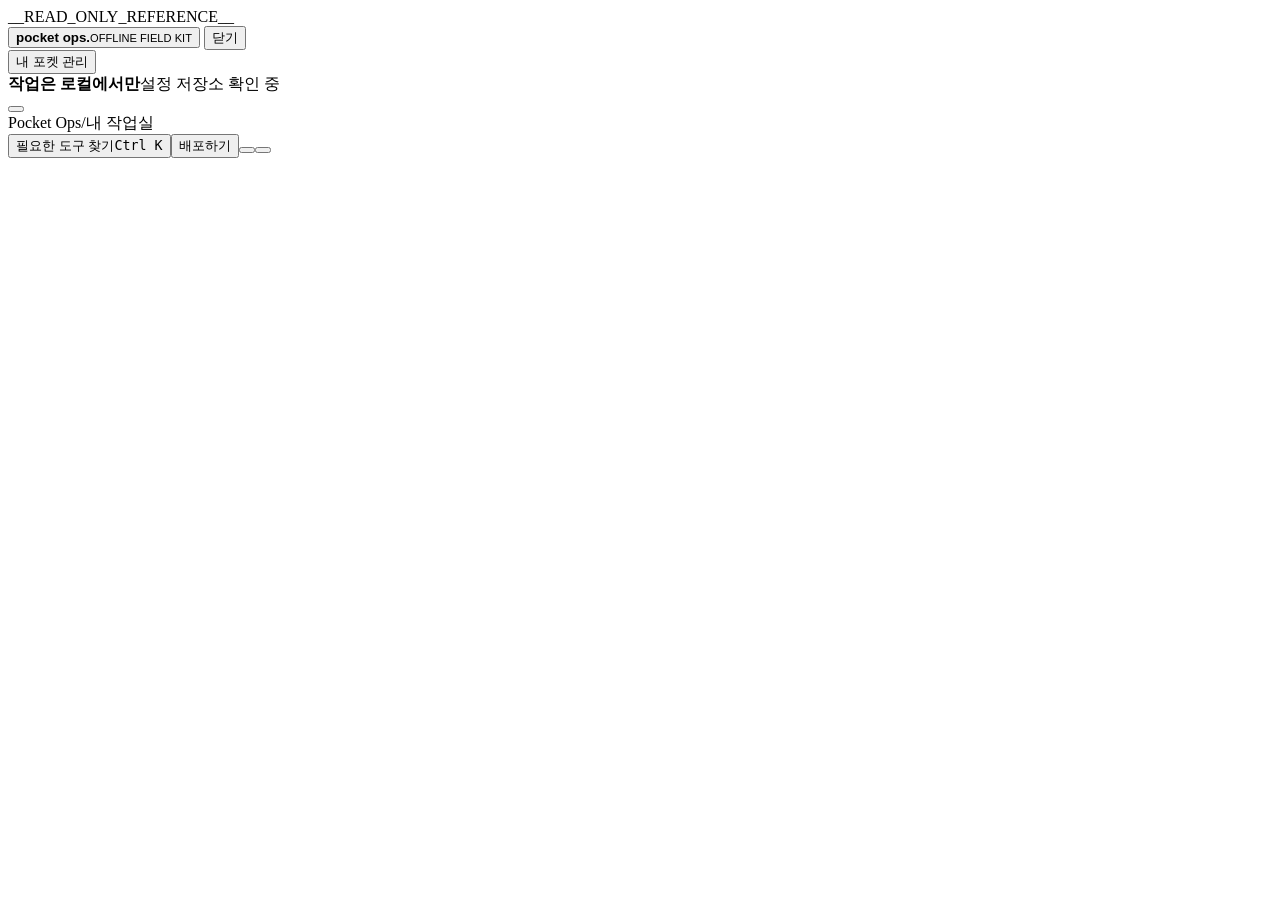
<file: src/shell.html>
<!doctype html>
<html lang="ko">
<head>
<meta charset="utf-8">
<meta name="viewport" content="width=device-width, initial-scale=1, viewport-fit=cover, interactive-widget=resizes-content">
<meta http-equiv="Content-Security-Policy" content="default-src 'none'; script-src 'sha256-__SCRIPT_HASH__'; style-src 'unsafe-inline'; img-src data: blob:; font-src 'none'; connect-src 'none'; worker-src blob:; object-src 'none'; base-uri 'none'; form-action 'none';">
<meta name="referrer" content="no-referrer">
<meta name="description" content="서버와 인터넷 없이 쓰는 작은 개발·운영 공구함. Linux 명령어, 한글 인코딩, JSON, 로그, 시간과 권한 계산을 한 페이지에.">
<link rel="icon" href="data:image/svg+xml,%3Csvg xmlns='http://www.w3.org/2000/svg' viewBox='0 0 40 40'%3E%3Crect width='40' height='40' rx='12' fill='%23536add'/%3E%3Cpath d='M11 9h18v13a9 9 0 0 1-18 0V9m0 6h18m-14 6 5 3 5-3' stroke='white' stroke-width='2' fill='none'/%3E%3C/svg%3E">
<title>Pocket Ops · 내 작업실</title>
<style>
__STYLES__
</style>
</head>
<body>
<div id="script-fallback">__READ_ONLY_REFERENCE__</div><!-- /script-fallback -->
<noscript><style>#script-fallback{animation:none!important}</style></noscript>
<div class="layout">
<aside class="sidebar" id="sidebar" aria-label="주 메뉴">
<div class="sidebar-heading">
<button class="brand" data-go="home" aria-label="Pocket Ops 홈"><span class="brand-mark" id="brand-icon"></span><span><strong>pocket ops<span style="color:var(--accent)">.</span></strong><small>OFFLINE FIELD KIT</small></span></button>
<button class="icon-btn sidebar-close" id="mobile-close" aria-label="메뉴 닫기">닫기</button>
</div>
<nav class="nav-area" id="nav"></nav>
<div class="sidebar-bottom"><button class="nav-btn" data-go="settings"><span id="settings-icon"></span>내 포켓 관리</button><div class="local-mini"><strong><span class="dot"></span>작업은 로컬에서만</strong><span class="muted" id="storage-status">설정 저장소 확인 중</span></div></div>
</aside>
<button class="menu-scrim" id="menu-scrim" aria-hidden="true" tabindex="-1" hidden></button>
<main class="main">
<header class="topbar"><button class="icon-btn mobile-toggle" id="mobile-menu" aria-label="메뉴 열기" aria-expanded="false" aria-controls="sidebar"></button><div class="breadcrumb"><span>Pocket Ops</span><span>/</span><span id="page-crumb">내 작업실</span></div><div class="toolbar"><button class="search-launch" data-open-palette aria-label="도구와 명령어 빠른 검색"><span id="top-search-icon"></span><span>필요한 도구 찾기</span><kbd>Ctrl K</kbd></button><button class="btn small release-button" id="release-download" title="현재 버전의 깨끗한 배포 ZIP 저장">배포하기</button><button class="icon-btn" id="theme-toggle" aria-label="테마 변경"></button><button class="icon-btn" id="clear-all-button" aria-label="모든 도구 입력 비우기" title="열린 도구 입력 비우기"></button></div></header>
<div class="warning-bar" id="storage-warning" role="status"></div>
<div class="content" id="view"></div>
</main>
</div>
<dialog id="modal" aria-label="명령어 및 설정 대화상자"></dialog>
<dialog id="palette" aria-label="도구와 명령어 검색"><div class="palette-search"><span id="palette-icon"></span><input id="palette-input" aria-label="도구 또는 상황 검색" role="combobox" aria-expanded="true" aria-controls="palette-results" aria-autocomplete="list" autocomplete="off" spellcheck="false" placeholder="도구 이름이나 막힌 상황을 입력하세요…"><button class="icon-btn" id="palette-close" aria-label="검색 닫기">닫기</button></div><div class="palette-results" id="palette-results" role="listbox"></div><div class="palette-footer">결과를 눌러 열기 · 닫기 버튼으로 돌아가기<br>키보드: ↑ ↓ 선택 · Enter 열기 · Esc 닫기</div></dialog>
<div class="toast" id="toast" role="status" aria-live="polite" popover="manual"></div>
<script>
__SCRIPT__
</script>
</body>
</html>
</file>
